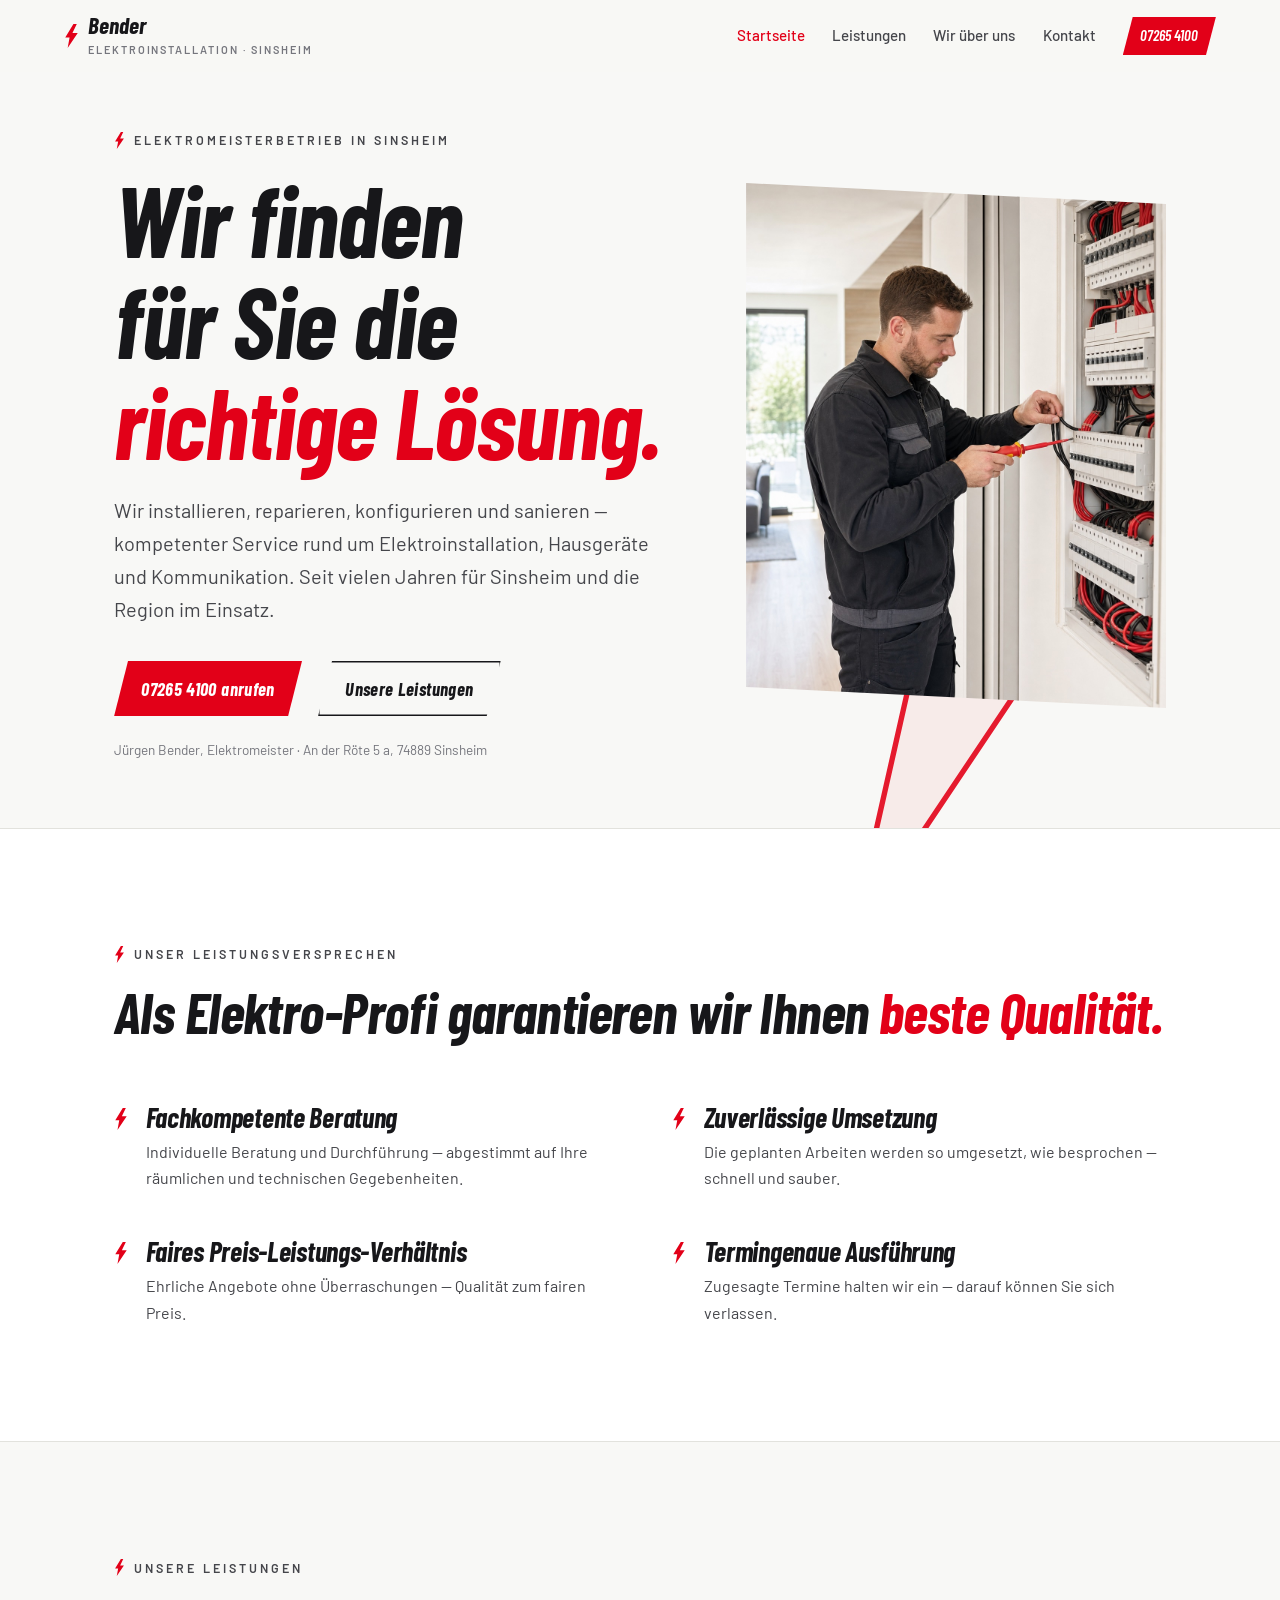
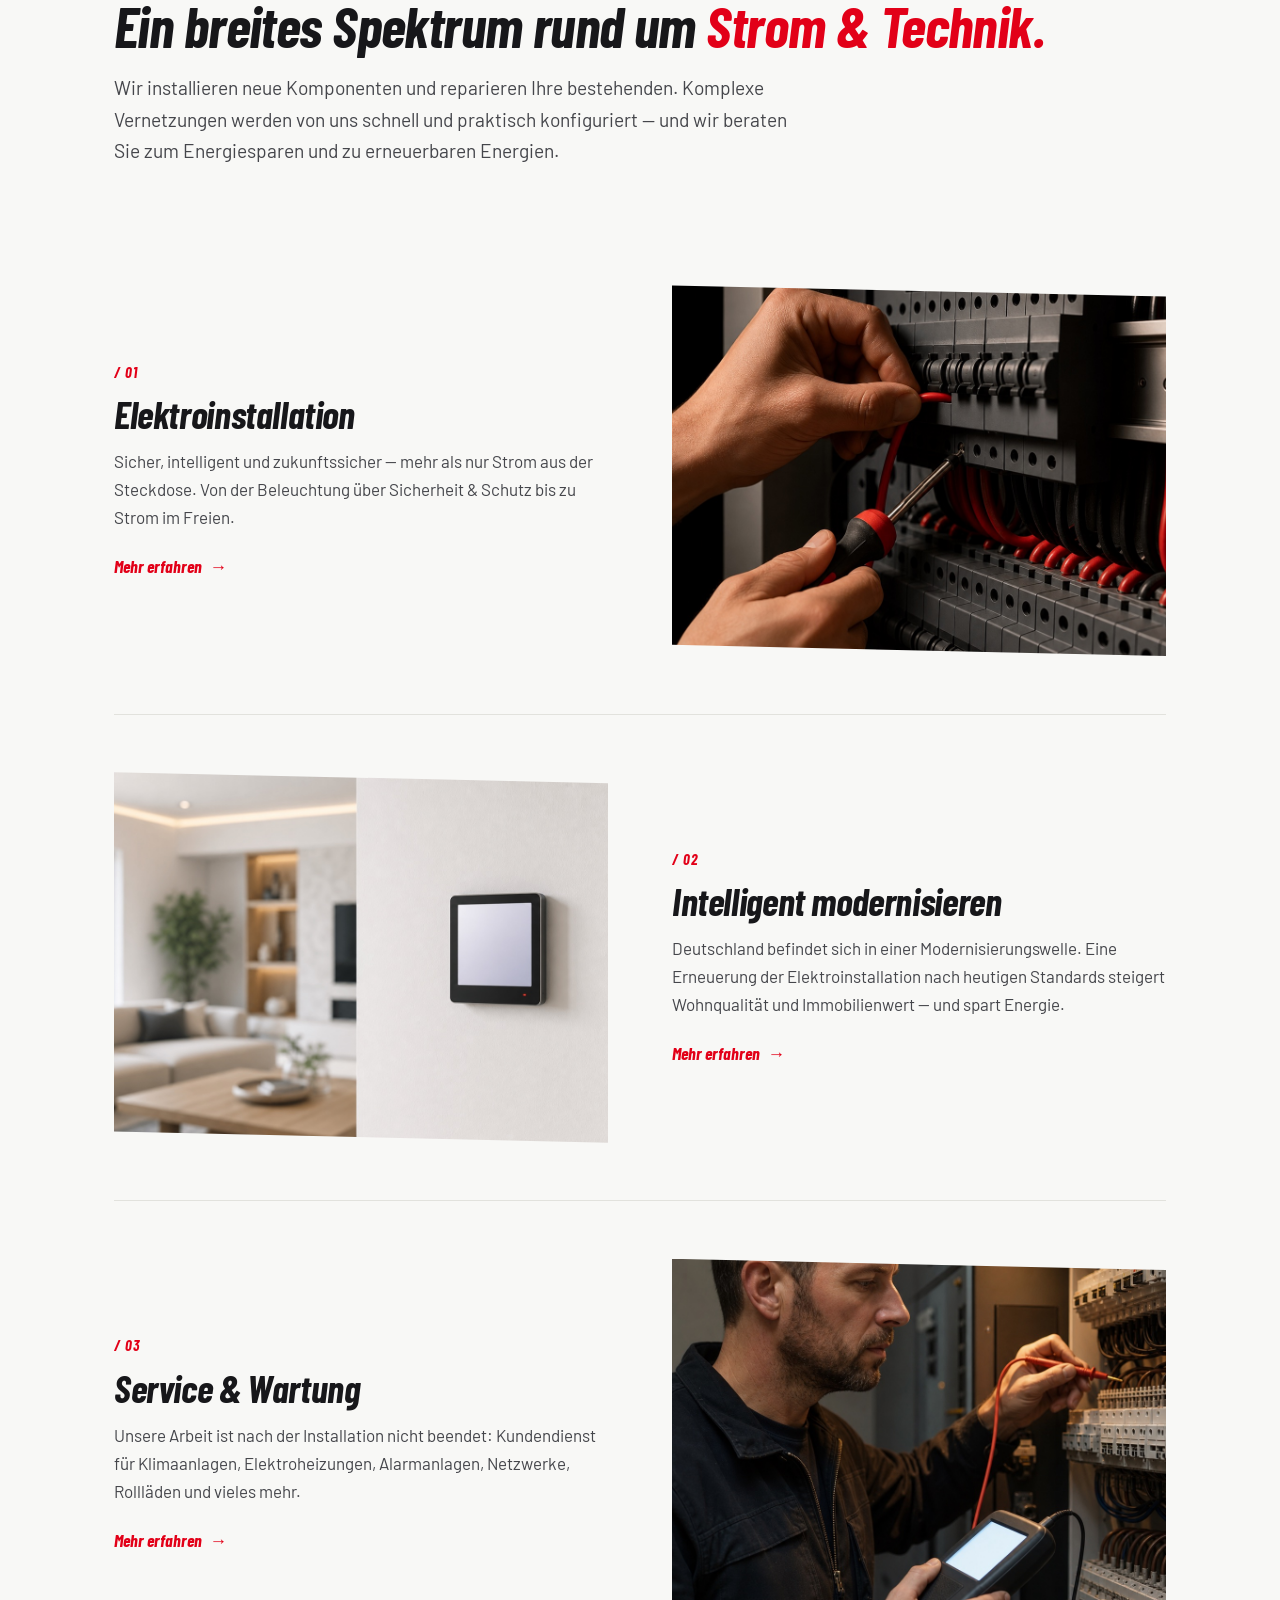
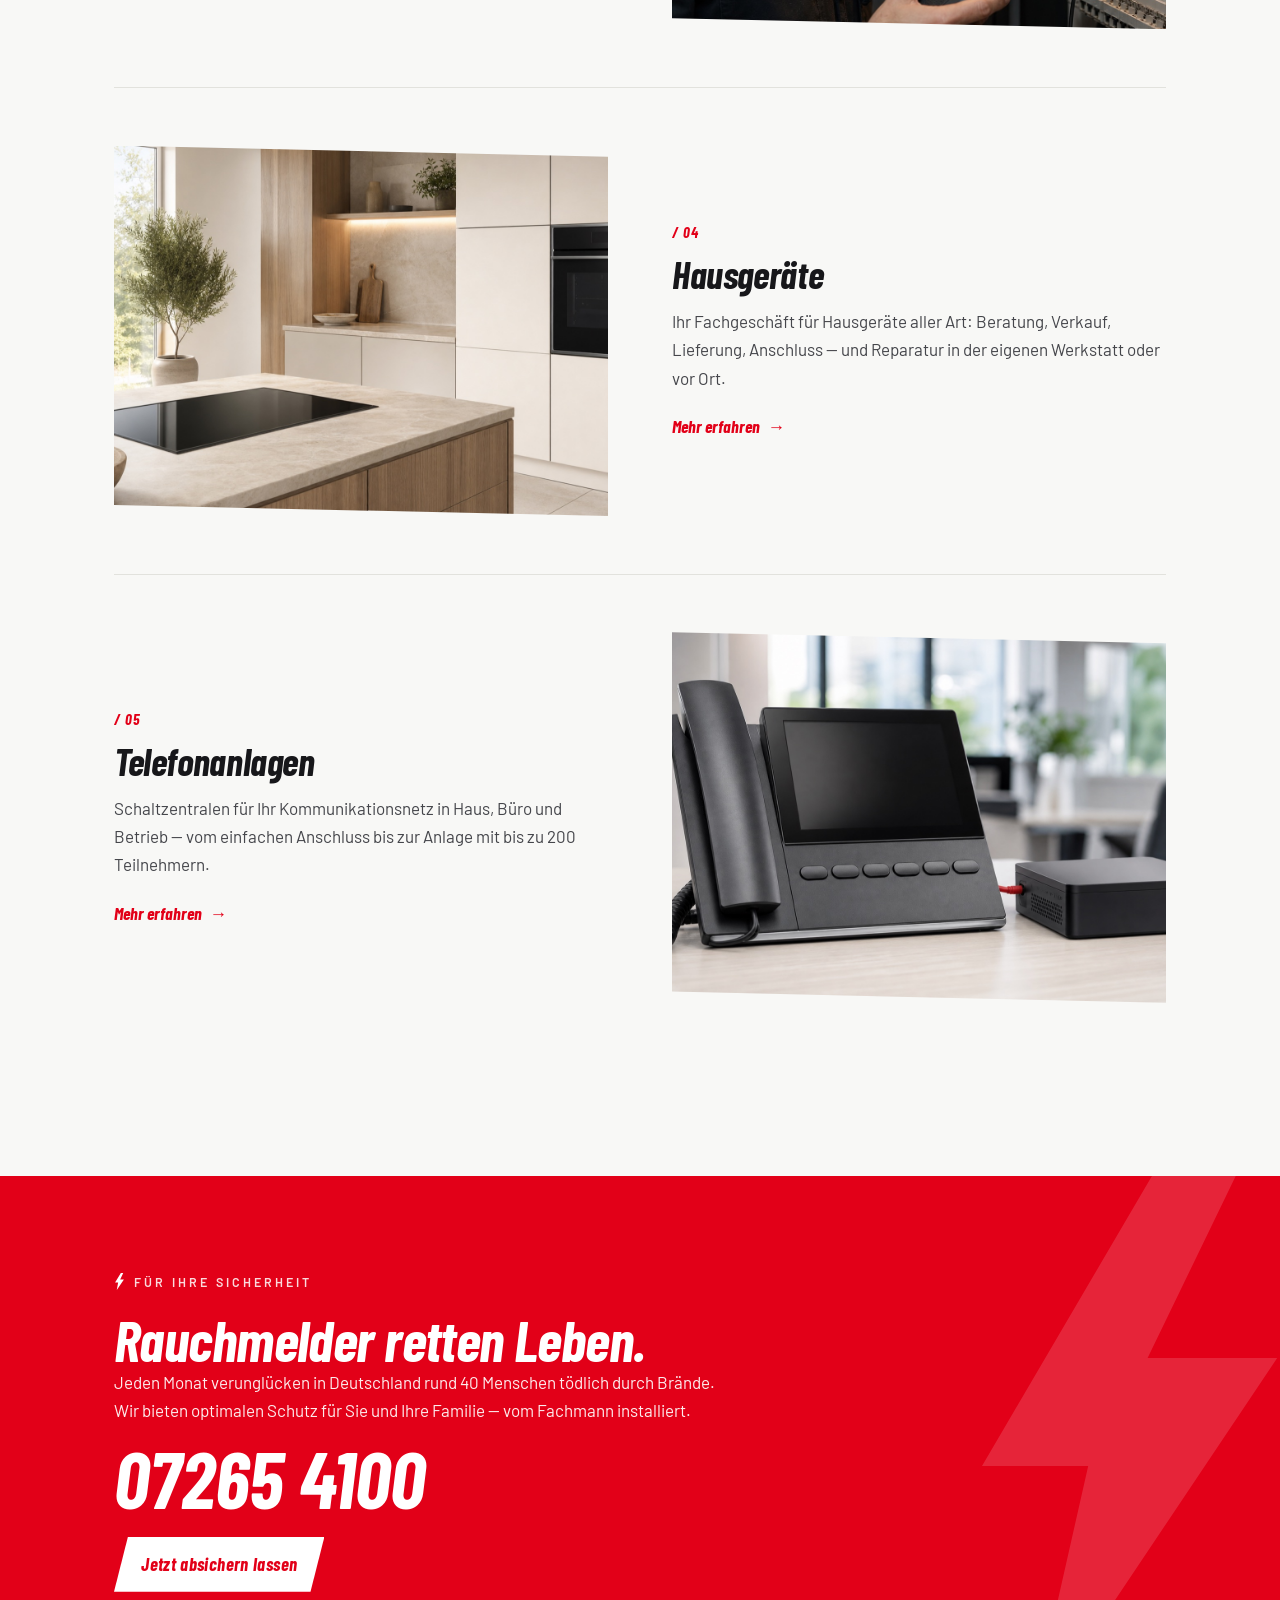
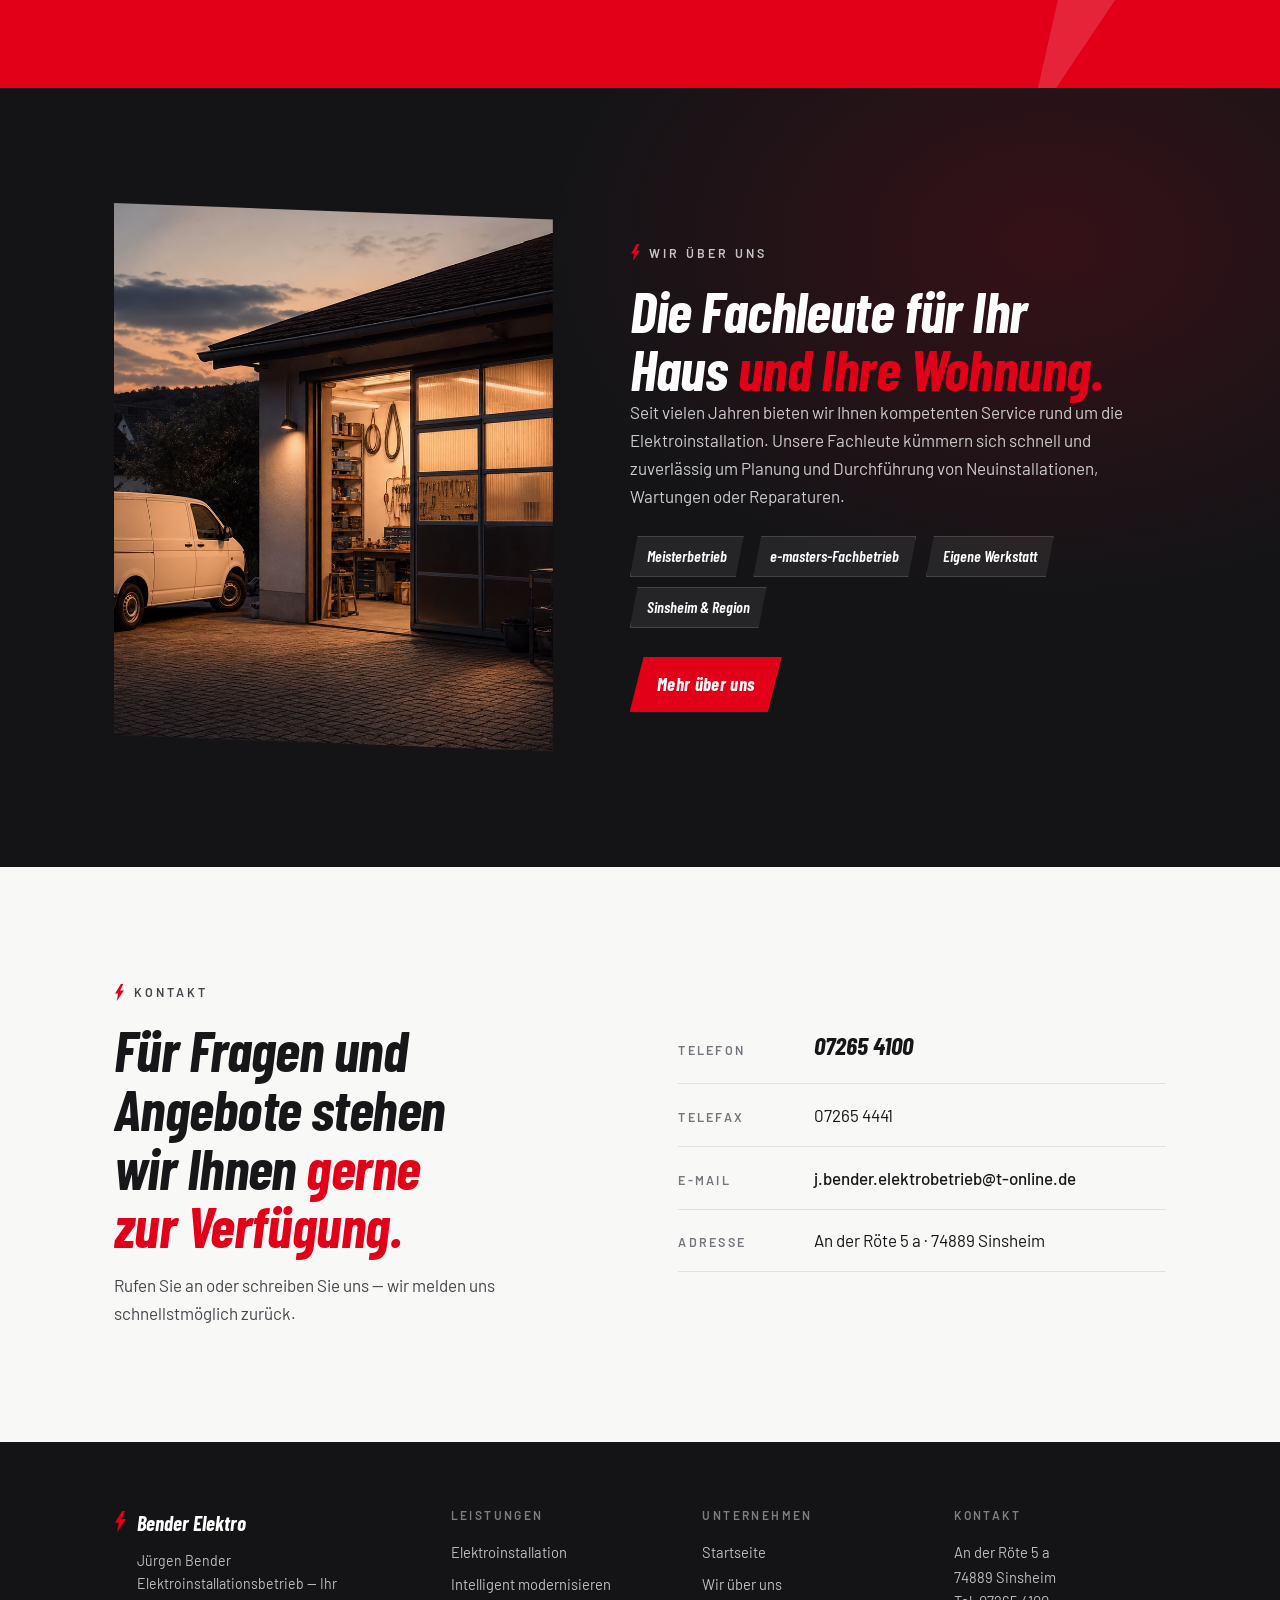
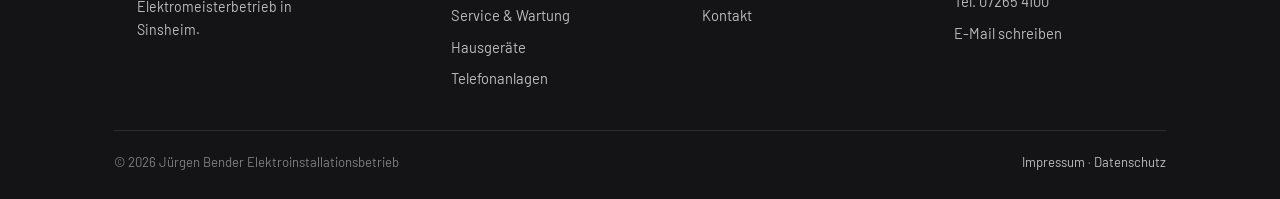
<file: index.html>
<!DOCTYPE html>
<html lang="de">
<head>
<meta charset="UTF-8">
<meta name="viewport" content="width=device-width, initial-scale=1.0">
<title>Bender Elektro — Elektromeisterbetrieb in Sinsheim</title>
<meta name="description" content="Jürgen Bender Elektroinstallationsbetrieb, Sinsheim: Elektroinstallation, Hausgeräte, Service & Wartung, Telefonanlagen. Wir finden für Sie die richtige Lösung.">
<meta name="robots" content="noindex, nofollow">
<meta name="theme-color" content="#f8f8f6">
<link rel="stylesheet" href="css/style.css">
</head>
<body id="top">

<header class="nav" id="nav">
  <a href="index.html" class="brand" aria-label="Bender Elektro — Startseite">
    <svg class="bolt" viewBox="0 0 60 100" aria-hidden="true"><path d="M38 0 4 56h18L14 100 56 38H34L52 0Z"/></svg>
    <span><span class="brand-name">Bender</span><span class="brand-sub">Elektroinstallation · Sinsheim</span></span>
  </a>
  <nav class="nav-links" id="navlinks">
    <a href="index.html" aria-current="page">Startseite</a>
    <a href="leistungen.html">Leistungen</a>
    <a href="wir-ueber-uns.html">Wir über uns</a>
    <a href="kontakt.html">Kontakt</a>
    <a href="tel:+4972654100" class="nav-tel">07265 4100</a>
  </nav>
  <button class="burger" id="burger" aria-label="Menü öffnen" aria-expanded="false"><span></span><span></span><span></span></button>
</header>

<main>

<!-- ===== Hero ===== -->
<section class="hero">
  <div class="wrap hero-grid">
    <div>
      <p class="kicker"><svg class="bolt" viewBox="0 0 60 100" aria-hidden="true"><path d="M38 0 4 56h18L14 100 56 38H34L52 0Z"/></svg>Elektromeisterbetrieb in Sinsheim</p>
      <h1>Wir finden für Sie die <em>richtige Lösung.</em></h1>
      <p class="hero-sub">Wir installieren, reparieren, konfigurieren und sanieren — kompetenter Service rund um Elektroinstallation, Hausgeräte und Kommunikation. Seit vielen Jahren für Sinsheim und die Region im Einsatz.</p>
      <div class="hero-cta">
        <a class="btn btn--rot" href="tel:+4972654100">07265 4100 anrufen</a>
        <a class="btn btn--ghost" href="leistungen.html">Unsere Leistungen</a>
      </div>
      <p class="hero-note">Jürgen Bender, Elektromeister · An der Röte 5 a, 74889 Sinsheim</p>
    </div>
    <div class="hero-media">
      <svg class="hero-bolt" viewBox="0 0 200 340" aria-hidden="true">
        <path d="M129 4 20 190h59L46 336 184 130h-72L173 4Z"/>
        <path class="fillpath" d="M129 4 20 190h59L46 336 184 130h-72L173 4Z"/>
      </svg>
      <figure class="frame" data-slot="hero">
        <img src="img/hero.jpg" alt="Elektromeister bei der Arbeit am Verteilerschrank">
        <figcaption class="ph"><svg viewBox="0 0 60 100" aria-hidden="true"><path d="M38 0 4 56h18L14 100 56 38H34L52 0Z"/></svg>Bild folgt<br>img/hero.jpg</figcaption>
      </figure>
    </div>
  </div>
</section>

<!-- ===== Leistungsversprechen ===== -->
<section class="sec versprechen">
  <div class="wrap">
    <div class="sec-head reveal">
      <p class="kicker"><svg class="bolt" viewBox="0 0 60 100" aria-hidden="true"><path d="M38 0 4 56h18L14 100 56 38H34L52 0Z"/></svg>Unser Leistungsversprechen</p>
      <h2>Als Elektro-Profi garantieren wir Ihnen <em>beste Qualität.</em></h2>
    </div>
    <div class="vgrid">
      <div class="vitem reveal">
        <svg class="bolt" viewBox="0 0 60 100" aria-hidden="true"><path d="M38 0 4 56h18L14 100 56 38H34L52 0Z"/></svg>
        <div><h3>Fachkompetente Beratung</h3><p>Individuelle Beratung und Durchführung — abgestimmt auf Ihre räumlichen und technischen Gegebenheiten.</p></div>
      </div>
      <div class="vitem reveal" data-delay="1">
        <svg class="bolt" viewBox="0 0 60 100" aria-hidden="true"><path d="M38 0 4 56h18L14 100 56 38H34L52 0Z"/></svg>
        <div><h3>Zuverlässige Umsetzung</h3><p>Die geplanten Arbeiten werden so umgesetzt, wie besprochen — schnell und sauber.</p></div>
      </div>
      <div class="vitem reveal">
        <svg class="bolt" viewBox="0 0 60 100" aria-hidden="true"><path d="M38 0 4 56h18L14 100 56 38H34L52 0Z"/></svg>
        <div><h3>Faires Preis-Leistungs-Verhältnis</h3><p>Ehrliche Angebote ohne Überraschungen — Qualität zum fairen Preis.</p></div>
      </div>
      <div class="vitem reveal" data-delay="1">
        <svg class="bolt" viewBox="0 0 60 100" aria-hidden="true"><path d="M38 0 4 56h18L14 100 56 38H34L52 0Z"/></svg>
        <div><h3>Termingenaue Ausführung</h3><p>Zugesagte Termine halten wir ein — darauf können Sie sich verlassen.</p></div>
      </div>
    </div>
  </div>
</section>

<!-- ===== Leistungen ===== -->
<section class="sec" id="leistungen">
  <div class="wrap">
    <div class="sec-head reveal">
      <p class="kicker"><svg class="bolt" viewBox="0 0 60 100" aria-hidden="true"><path d="M38 0 4 56h18L14 100 56 38H34L52 0Z"/></svg>Unsere Leistungen</p>
      <h2>Ein breites Spektrum rund um <em>Strom &amp; Technik.</em></h2>
      <p class="lead">Wir installieren neue Komponenten und reparieren Ihre bestehenden. Komplexe Vernetzungen werden von uns schnell und praktisch konfiguriert — und wir beraten Sie zum Energiesparen und zu erneuerbaren Energien.</p>
    </div>

    <div class="band reveal">
      <div>
        <span class="band-nr">/ 01</span>
        <h3>Elektroinstallation</h3>
        <p>Sicher, intelligent und zukunftssicher — mehr als nur Strom aus der Steckdose. Von der Beleuchtung über Sicherheit &amp; Schutz bis zu Strom im Freien.</p>
        <a class="mehr" href="elektroinstallation.html">Mehr erfahren</a>
      </div>
      <div class="band-media">
        <figure class="frame" data-slot="elektroinstallation">
          <img src="img/elektroinstallation.jpg" alt="Moderne Elektroinstallation — sauber verdrahteter Verteilerschrank" loading="lazy">
          <figcaption class="ph"><svg viewBox="0 0 60 100" aria-hidden="true"><path d="M38 0 4 56h18L14 100 56 38H34L52 0Z"/></svg>Bild folgt<br>img/elektroinstallation.jpg</figcaption>
        </figure>
      </div>
    </div>

    <div class="band reveal">
      <div>
        <span class="band-nr">/ 02</span>
        <h3>Intelligent modernisieren</h3>
        <p>Deutschland befindet sich in einer Modernisierungswelle. Eine Erneuerung der Elektroinstallation nach heutigen Standards steigert Wohnqualität und Immobilienwert — und spart Energie.</p>
        <a class="mehr" href="intelligent-modernisieren.html">Mehr erfahren</a>
      </div>
      <div class="band-media">
        <figure class="frame" data-slot="modernisieren">
          <img src="img/modernisieren.jpg" alt="Smart-Home-Steuerung an heller Wand" loading="lazy">
          <figcaption class="ph"><svg viewBox="0 0 60 100" aria-hidden="true"><path d="M38 0 4 56h18L14 100 56 38H34L52 0Z"/></svg>Bild folgt<br>img/modernisieren.jpg</figcaption>
        </figure>
      </div>
    </div>

    <div class="band reveal">
      <div>
        <span class="band-nr">/ 03</span>
        <h3>Service &amp; Wartung</h3>
        <p>Unsere Arbeit ist nach der Installation nicht beendet: Kundendienst für Klimaanlagen, Elektroheizungen, Alarmanlagen, Netzwerke, Rollläden und vieles mehr.</p>
        <a class="mehr" href="service-wartung.html">Mehr erfahren</a>
      </div>
      <div class="band-media">
        <figure class="frame" data-slot="service">
          <img src="img/service.jpg" alt="Elektriker beim Kundendienst" loading="lazy">
          <figcaption class="ph"><svg viewBox="0 0 60 100" aria-hidden="true"><path d="M38 0 4 56h18L14 100 56 38H34L52 0Z"/></svg>Bild folgt<br>img/service.jpg</figcaption>
        </figure>
      </div>
    </div>

    <div class="band reveal">
      <div>
        <span class="band-nr">/ 04</span>
        <h3>Hausgeräte</h3>
        <p>Ihr Fachgeschäft für Hausgeräte aller Art: Beratung, Verkauf, Lieferung, Anschluss — und Reparatur in der eigenen Werkstatt oder vor Ort.</p>
        <a class="mehr" href="hausgeraete.html">Mehr erfahren</a>
      </div>
      <div class="band-media">
        <figure class="frame" data-slot="hausgeraete">
          <img src="img/hausgeraete.jpg" alt="Moderne Einbauküche mit Hausgeräten" loading="lazy">
          <figcaption class="ph"><svg viewBox="0 0 60 100" aria-hidden="true"><path d="M38 0 4 56h18L14 100 56 38H34L52 0Z"/></svg>Bild folgt<br>img/hausgeraete.jpg</figcaption>
        </figure>
      </div>
    </div>

    <div class="band reveal">
      <div>
        <span class="band-nr">/ 05</span>
        <h3>Telefonanlagen</h3>
        <p>Schaltzentralen für Ihr Kommunikationsnetz in Haus, Büro und Betrieb — vom einfachen Anschluss bis zur Anlage mit bis zu 200 Teilnehmern.</p>
        <a class="mehr" href="telefonanlagen.html">Mehr erfahren</a>
      </div>
      <div class="band-media">
        <figure class="frame" data-slot="telefonanlagen">
          <img src="img/telefonanlagen.jpg" alt="Moderne Telefonanlage im Büro" loading="lazy">
          <figcaption class="ph"><svg viewBox="0 0 60 100" aria-hidden="true"><path d="M38 0 4 56h18L14 100 56 38H34L52 0Z"/></svg>Bild folgt<br>img/telefonanlagen.jpg</figcaption>
        </figure>
      </div>
    </div>
  </div>
</section>

<!-- ===== Sicherheits-Band ===== -->
<section class="rotband">
  <svg class="rotband-bolt" viewBox="0 0 200 340" aria-hidden="true"><path d="M129 4 20 190h59L46 336 184 130h-72L173 4Z"/></svg>
  <div class="wrap">
    <p class="kicker on-rot"><svg class="bolt weiss" viewBox="0 0 60 100" aria-hidden="true"><path d="M38 0 4 56h18L14 100 56 38H34L52 0Z"/></svg>Für Ihre Sicherheit</p>
    <h2 class="reveal">Rauchmelder retten Leben.</h2>
    <p class="reveal">Jeden Monat verunglücken in Deutschland rund 40 Menschen tödlich durch Brände. Wir bieten optimalen Schutz für Sie und Ihre Familie — vom Fachmann installiert.</p>
    <a class="big-tel" href="tel:+4972654100">07265 4100</a>
    <div class="reveal"><a class="btn btn--weiss" href="kontakt.html">Jetzt absichern lassen</a></div>
  </div>
</section>

<!-- ===== Betrieb ===== -->
<section class="sec darksec">
  <div class="wrap about-grid">
    <figure class="frame reveal" data-slot="betrieb">
      <img src="img/betrieb.jpg" alt="Der Betrieb von Jürgen Bender in Sinsheim" loading="lazy">
      <figcaption class="ph"><svg viewBox="0 0 60 100" aria-hidden="true"><path d="M38 0 4 56h18L14 100 56 38H34L52 0Z"/></svg>Bild folgt<br>img/betrieb.jpg</figcaption>
    </figure>
    <div class="reveal" data-delay="1">
      <p class="kicker on-dark"><svg class="bolt" viewBox="0 0 60 100" aria-hidden="true"><path d="M38 0 4 56h18L14 100 56 38H34L52 0Z"/></svg>Wir über uns</p>
      <h2>Die Fachleute für Ihr Haus <em>und Ihre Wohnung.</em></h2>
      <p>Seit vielen Jahren bieten wir Ihnen kompetenten Service rund um die Elektroinstallation. Unsere Fachleute kümmern sich schnell und zuverlässig um Planung und Durchführung von Neuinstallationen, Wartungen oder Reparaturen.</p>
      <div class="about-facts">
        <span class="fact">Meisterbetrieb</span>
        <span class="fact">e-masters-Fachbetrieb</span>
        <span class="fact">Eigene Werkstatt</span>
        <span class="fact">Sinsheim &amp; Region</span>
      </div>
      <p style="margin-top:1.8rem"><a class="btn btn--rot" href="wir-ueber-uns.html">Mehr über uns</a></p>
    </div>
  </div>
</section>

<!-- ===== Kontakt ===== -->
<section class="sec" id="kontakt">
  <div class="wrap kontakt-grid">
    <div class="reveal">
      <p class="kicker"><svg class="bolt" viewBox="0 0 60 100" aria-hidden="true"><path d="M38 0 4 56h18L14 100 56 38H34L52 0Z"/></svg>Kontakt</p>
      <h2>Für Fragen und Angebote stehen wir Ihnen <em>gerne zur Verfügung.</em></h2>
      <p style="margin-top:1rem;color:var(--ink-soft)">Rufen Sie an oder schreiben Sie uns — wir melden uns schnellstmöglich zurück.</p>
    </div>
    <div class="reveal" data-delay="1">
      <ul class="k-liste">
        <li><span class="lbl">Telefon</span><a class="gross" href="tel:+4972654100">07265 4100</a></li>
        <li><span class="lbl">Telefax</span><span>07265 4441</span></li>
        <li><span class="lbl">E-Mail</span><a href="mailto:j.bender.elektrobetrieb@t-online.de">j.bender.elektrobetrieb@t-online.de</a></li>
        <li><span class="lbl">Adresse</span><span>An der Röte 5 a · 74889 Sinsheim</span></li>
      </ul>
    </div>
  </div>
</section>

</main>

<footer class="footer">
  <div class="wrap">
    <div class="footer-grid">
      <div class="footer-brand">
        <svg class="bolt" viewBox="0 0 60 100" aria-hidden="true"><path d="M38 0 4 56h18L14 100 56 38H34L52 0Z"/></svg>
        <div><b>Bender Elektro</b><p>Jürgen Bender Elektroinstallationsbetrieb — Ihr Elektromeisterbetrieb in Sinsheim.</p></div>
      </div>
      <div>
        <h4>Leistungen</h4>
        <nav>
          <a href="elektroinstallation.html">Elektroinstallation</a>
          <a href="intelligent-modernisieren.html">Intelligent modernisieren</a>
          <a href="service-wartung.html">Service &amp; Wartung</a>
          <a href="hausgeraete.html">Hausgeräte</a>
          <a href="telefonanlagen.html">Telefonanlagen</a>
        </nav>
      </div>
      <div>
        <h4>Unternehmen</h4>
        <nav>
          <a href="index.html">Startseite</a>
          <a href="wir-ueber-uns.html">Wir über uns</a>
          <a href="kontakt.html">Kontakt</a>
        </nav>
      </div>
      <div>
        <h4>Kontakt</h4>
        <address>
          An der Röte 5 a<br>74889 Sinsheim<br>
          <a href="tel:+4972654100">Tel. 07265 4100</a>
          <a href="mailto:j.bender.elektrobetrieb@t-online.de">E-Mail schreiben</a>
        </address>
      </div>
    </div>
    <div class="footer-bar">
      <span>© <span id="year"></span> Jürgen Bender Elektroinstallationsbetrieb</span>
      <span><a href="impressum.html">Impressum</a> · <a href="datenschutz.html">Datenschutz</a></span>
    </div>
  </div>
</footer>

<script src="js/main.js"></script>
</body>
</html>
</file>
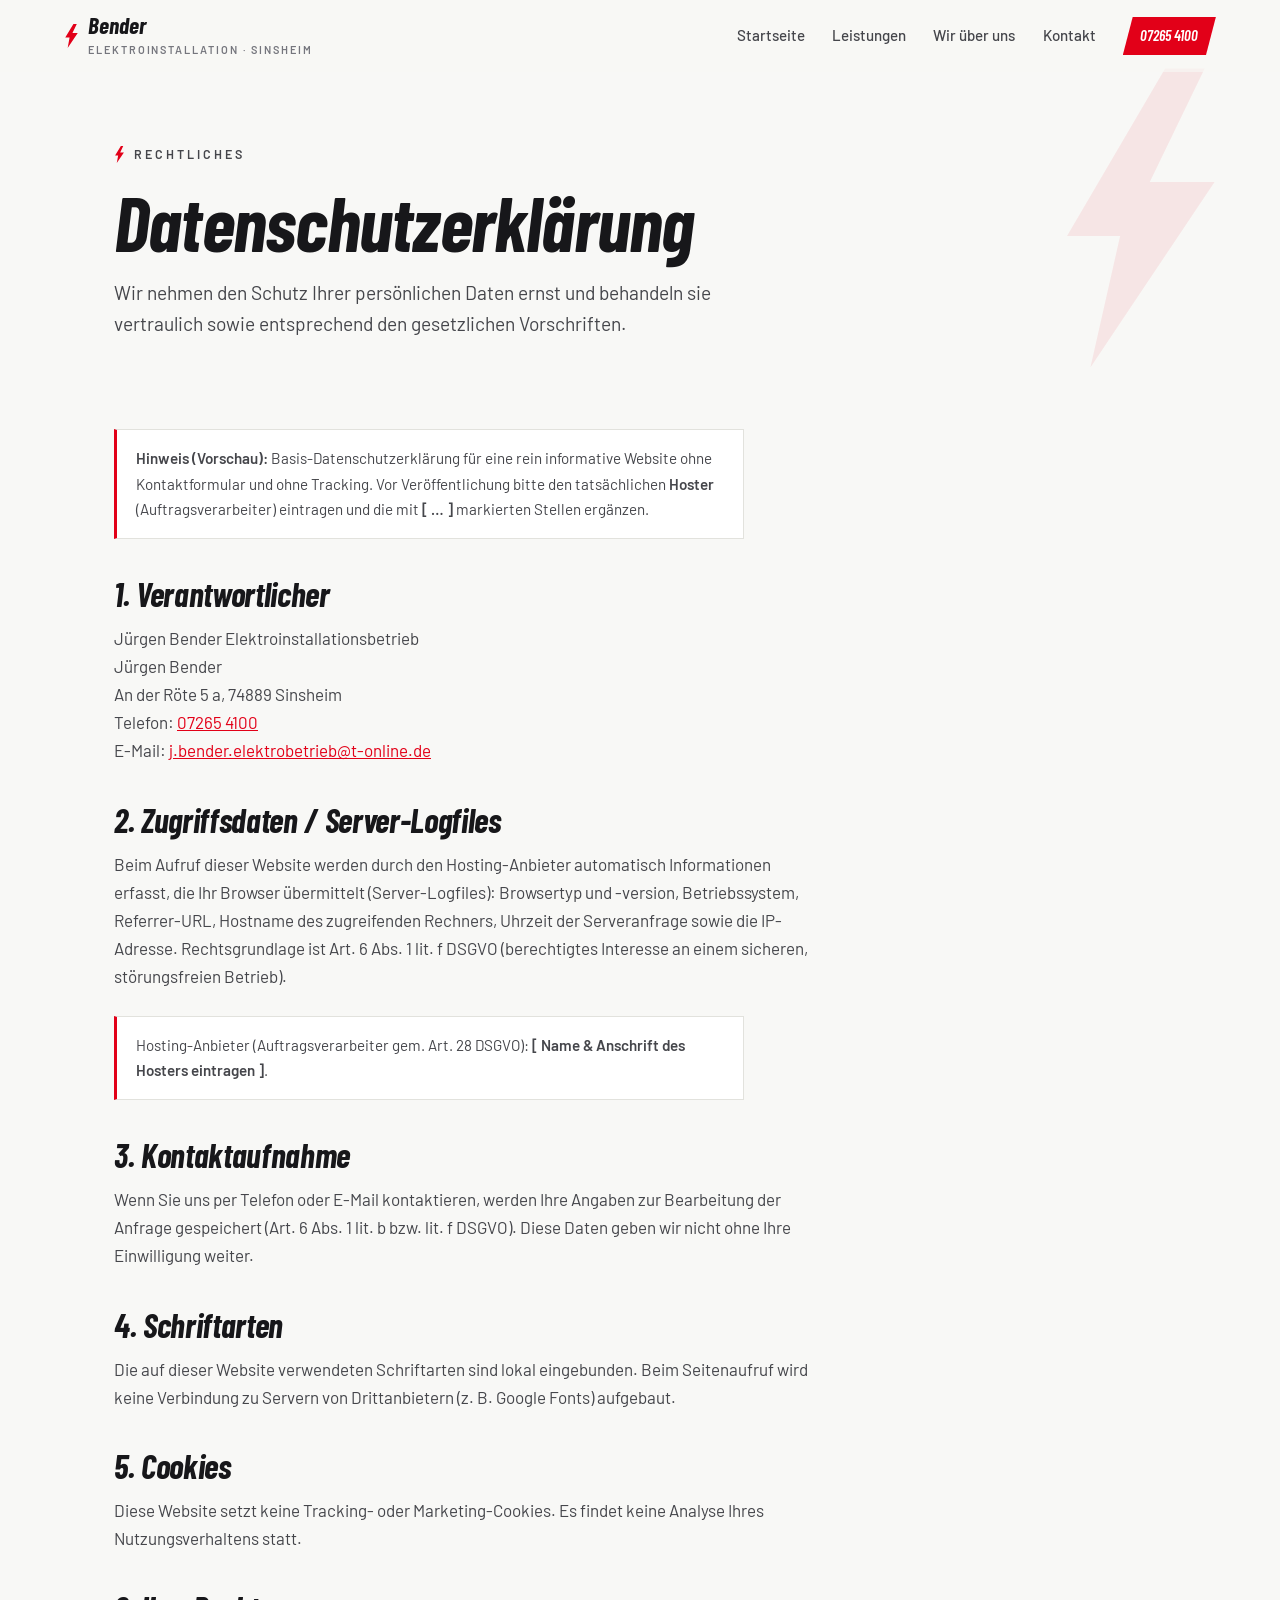
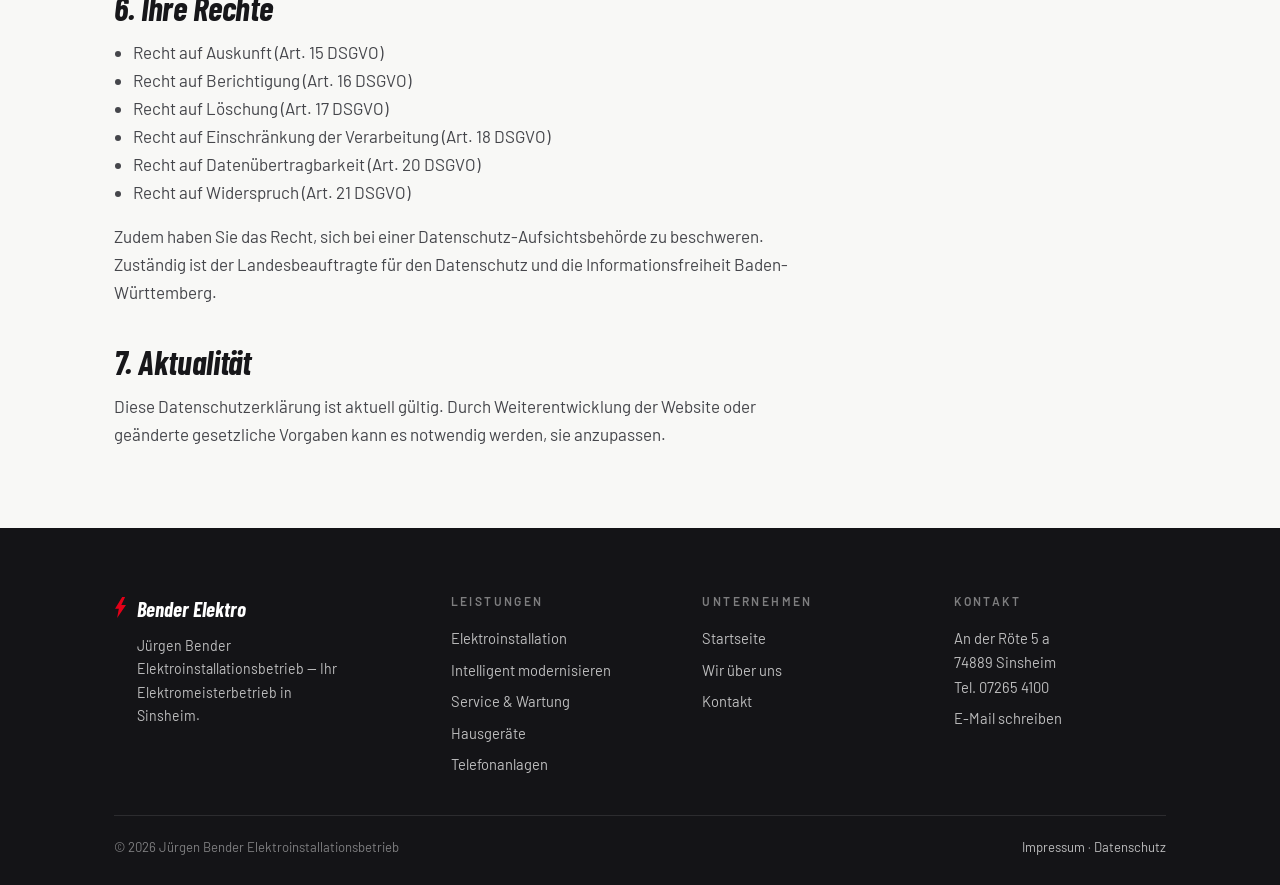
<file: datenschutz.html>
<!DOCTYPE html>
<html lang="de">
<head>
<meta charset="UTF-8">
<meta name="viewport" content="width=device-width, initial-scale=1.0">
<title>Datenschutz — Bender Elektro Sinsheim</title>
<meta name="description" content="Datenschutzerklärung der Website von Jürgen Bender Elektroinstallationsbetrieb, Sinsheim.">
<meta name="robots" content="noindex, nofollow">
<meta name="theme-color" content="#f8f8f6">
<link rel="stylesheet" href="css/style.css">
</head>
<body><header class="nav" id="nav">
  <a href="index.html" class="brand" aria-label="Bender Elektro — Startseite">
    <svg class="bolt" viewBox="0 0 60 100" aria-hidden="true"><path d="M38 0 4 56h18L14 100 56 38H34L52 0Z"/></svg>
    <span><span class="brand-name">Bender</span><span class="brand-sub">Elektroinstallation · Sinsheim</span></span>
  </a>
  <nav class="nav-links" id="navlinks">
    <a href="index.html">Startseite</a>
    <a href="leistungen.html">Leistungen</a>
    <a href="wir-ueber-uns.html">Wir über uns</a>
    <a href="kontakt.html">Kontakt</a>
    <a href="tel:+4972654100" class="nav-tel">07265 4100</a>
  </nav>
  <button class="burger" id="burger" aria-label="Menü öffnen" aria-expanded="false"><span></span><span></span><span></span></button>
</header>
<main>
<section class="subhero">
  <svg class="subhero-bolt" viewBox="0 0 200 340" aria-hidden="true"><path d="M129 4 20 190h59L46 336 184 130h-72L173 4Z"/></svg>
  <div class="wrap">
    <p class="kicker"><svg class="bolt" viewBox="0 0 60 100" aria-hidden="true"><path d="M38 0 4 56h18L14 100 56 38H34L52 0Z"/></svg>Rechtliches</p>
    <h1>Datenschutz­erklärung</h1>
    <p class="lead">Wir nehmen den Schutz Ihrer persönlichen Daten ernst und behandeln sie vertraulich sowie entsprechend den gesetzlichen Vorschriften.</p>
    
  </div>
</section>
<div class="wrap legal">
  <div class="hintbox">
    <b>Hinweis (Vorschau):</b> Basis-Datenschutzerklärung für eine rein informative Website ohne Kontaktformular
    und ohne Tracking. Vor Veröffentlichung bitte den tatsächlichen <b>Hoster</b> (Auftragsverarbeiter) eintragen
    und die mit <b>[ … ]</b> markierten Stellen ergänzen.
  </div>

  <h2>1. Verantwortlicher</h2>
  <address>
    Jürgen Bender Elektroinstallationsbetrieb<br>
    Jürgen Bender<br>
    An der Röte 5 a, 74889 Sinsheim<br>
    Telefon: <a href="tel:+4972654100">07265 4100</a><br>
    E-Mail: <a href="mailto:j.bender.elektrobetrieb@t-online.de">j.bender.elektrobetrieb@t-online.de</a>
  </address>

  <h2>2. Zugriffsdaten / Server-Logfiles</h2>
  <p>
    Beim Aufruf dieser Website werden durch den Hosting-Anbieter automatisch Informationen erfasst, die Ihr
    Browser übermittelt (Server-Logfiles): Browsertyp und -version, Betriebssystem, Referrer-URL, Hostname des
    zugreifenden Rechners, Uhrzeit der Serveranfrage sowie die IP-Adresse. Rechtsgrundlage ist Art. 6 Abs. 1
    lit. f DSGVO (berechtigtes Interesse an einem sicheren, störungsfreien Betrieb).
  </p>
  <div class="hintbox">Hosting-Anbieter (Auftragsverarbeiter gem. Art. 28 DSGVO): <b>[ Name &amp; Anschrift des Hosters eintragen ]</b>.</div>

  <h2>3. Kontaktaufnahme</h2>
  <p>
    Wenn Sie uns per Telefon oder E-Mail kontaktieren, werden Ihre Angaben zur Bearbeitung der Anfrage
    gespeichert (Art. 6 Abs. 1 lit. b bzw. lit. f DSGVO). Diese Daten geben wir nicht ohne Ihre Einwilligung weiter.
  </p>

  <h2>4. Schriftarten</h2>
  <p>
    Die auf dieser Website verwendeten Schriftarten sind lokal eingebunden. Beim Seitenaufruf wird keine
    Verbindung zu Servern von Drittanbietern (z.&nbsp;B. Google Fonts) aufgebaut.
  </p>

  <h2>5. Cookies</h2>
  <p>Diese Website setzt keine Tracking- oder Marketing-Cookies. Es findet keine Analyse Ihres Nutzungsverhaltens statt.</p>

  <h2>6. Ihre Rechte</h2>
  <ul>
    <li>Recht auf Auskunft (Art. 15 DSGVO)</li>
    <li>Recht auf Berichtigung (Art. 16 DSGVO)</li>
    <li>Recht auf Löschung (Art. 17 DSGVO)</li>
    <li>Recht auf Einschränkung der Verarbeitung (Art. 18 DSGVO)</li>
    <li>Recht auf Datenübertragbarkeit (Art. 20 DSGVO)</li>
    <li>Recht auf Widerspruch (Art. 21 DSGVO)</li>
  </ul>
  <p>
    Zudem haben Sie das Recht, sich bei einer Datenschutz-Aufsichtsbehörde zu beschweren. Zuständig ist der
    Landesbeauftragte für den Datenschutz und die Informationsfreiheit Baden-Württemberg.
  </p>

  <h2>7. Aktualität</h2>
  <p>
    Diese Datenschutzerklärung ist aktuell gültig. Durch Weiterentwicklung der Website oder geänderte gesetzliche
    Vorgaben kann es notwendig werden, sie anzupassen.
  </p>
</div>

</main>
<footer class="footer">
  <div class="wrap">
    <div class="footer-grid">
      <div class="footer-brand">
        <svg class="bolt" viewBox="0 0 60 100" aria-hidden="true"><path d="M38 0 4 56h18L14 100 56 38H34L52 0Z"/></svg>
        <div><b>Bender Elektro</b><p>Jürgen Bender Elektroinstallationsbetrieb — Ihr Elektromeisterbetrieb in Sinsheim.</p></div>
      </div>
      <div>
        <h4>Leistungen</h4>
        <nav>
          <a href="elektroinstallation.html">Elektroinstallation</a>
          <a href="intelligent-modernisieren.html">Intelligent modernisieren</a>
          <a href="service-wartung.html">Service &amp; Wartung</a>
          <a href="hausgeraete.html">Hausgeräte</a>
          <a href="telefonanlagen.html">Telefonanlagen</a>
        </nav>
      </div>
      <div>
        <h4>Unternehmen</h4>
        <nav>
          <a href="index.html">Startseite</a>
          <a href="wir-ueber-uns.html">Wir über uns</a>
          <a href="kontakt.html">Kontakt</a>
        </nav>
      </div>
      <div>
        <h4>Kontakt</h4>
        <address>
          An der Röte 5 a<br>74889 Sinsheim<br>
          <a href="tel:+4972654100">Tel. 07265 4100</a>
          <a href="mailto:j.bender.elektrobetrieb@t-online.de">E-Mail schreiben</a>
        </address>
      </div>
    </div>
    <div class="footer-bar">
      <span>© <span id="year"></span> Jürgen Bender Elektroinstallationsbetrieb</span>
      <span><a href="impressum.html">Impressum</a> · <a href="datenschutz.html">Datenschutz</a></span>
    </div>
  </div>
</footer>

<script src="js/main.js"></script>
</body>
</html>
</file>
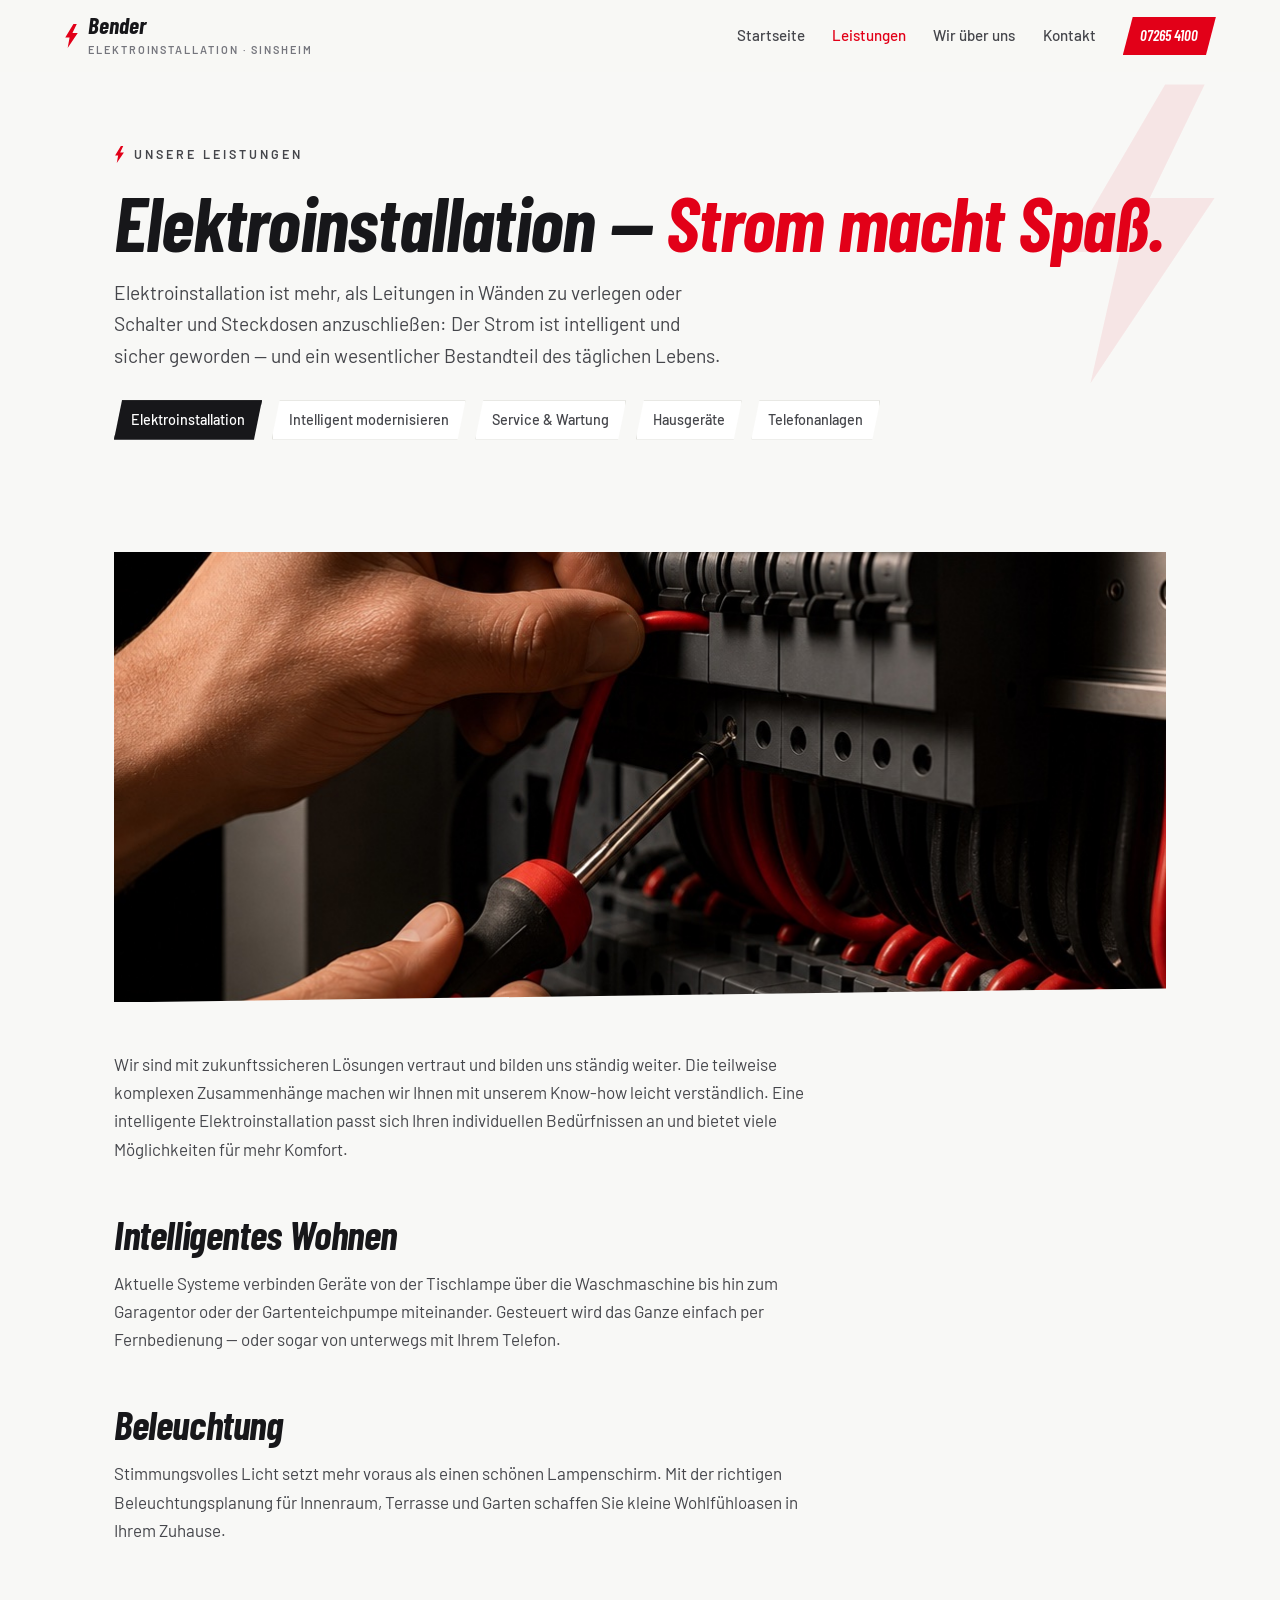
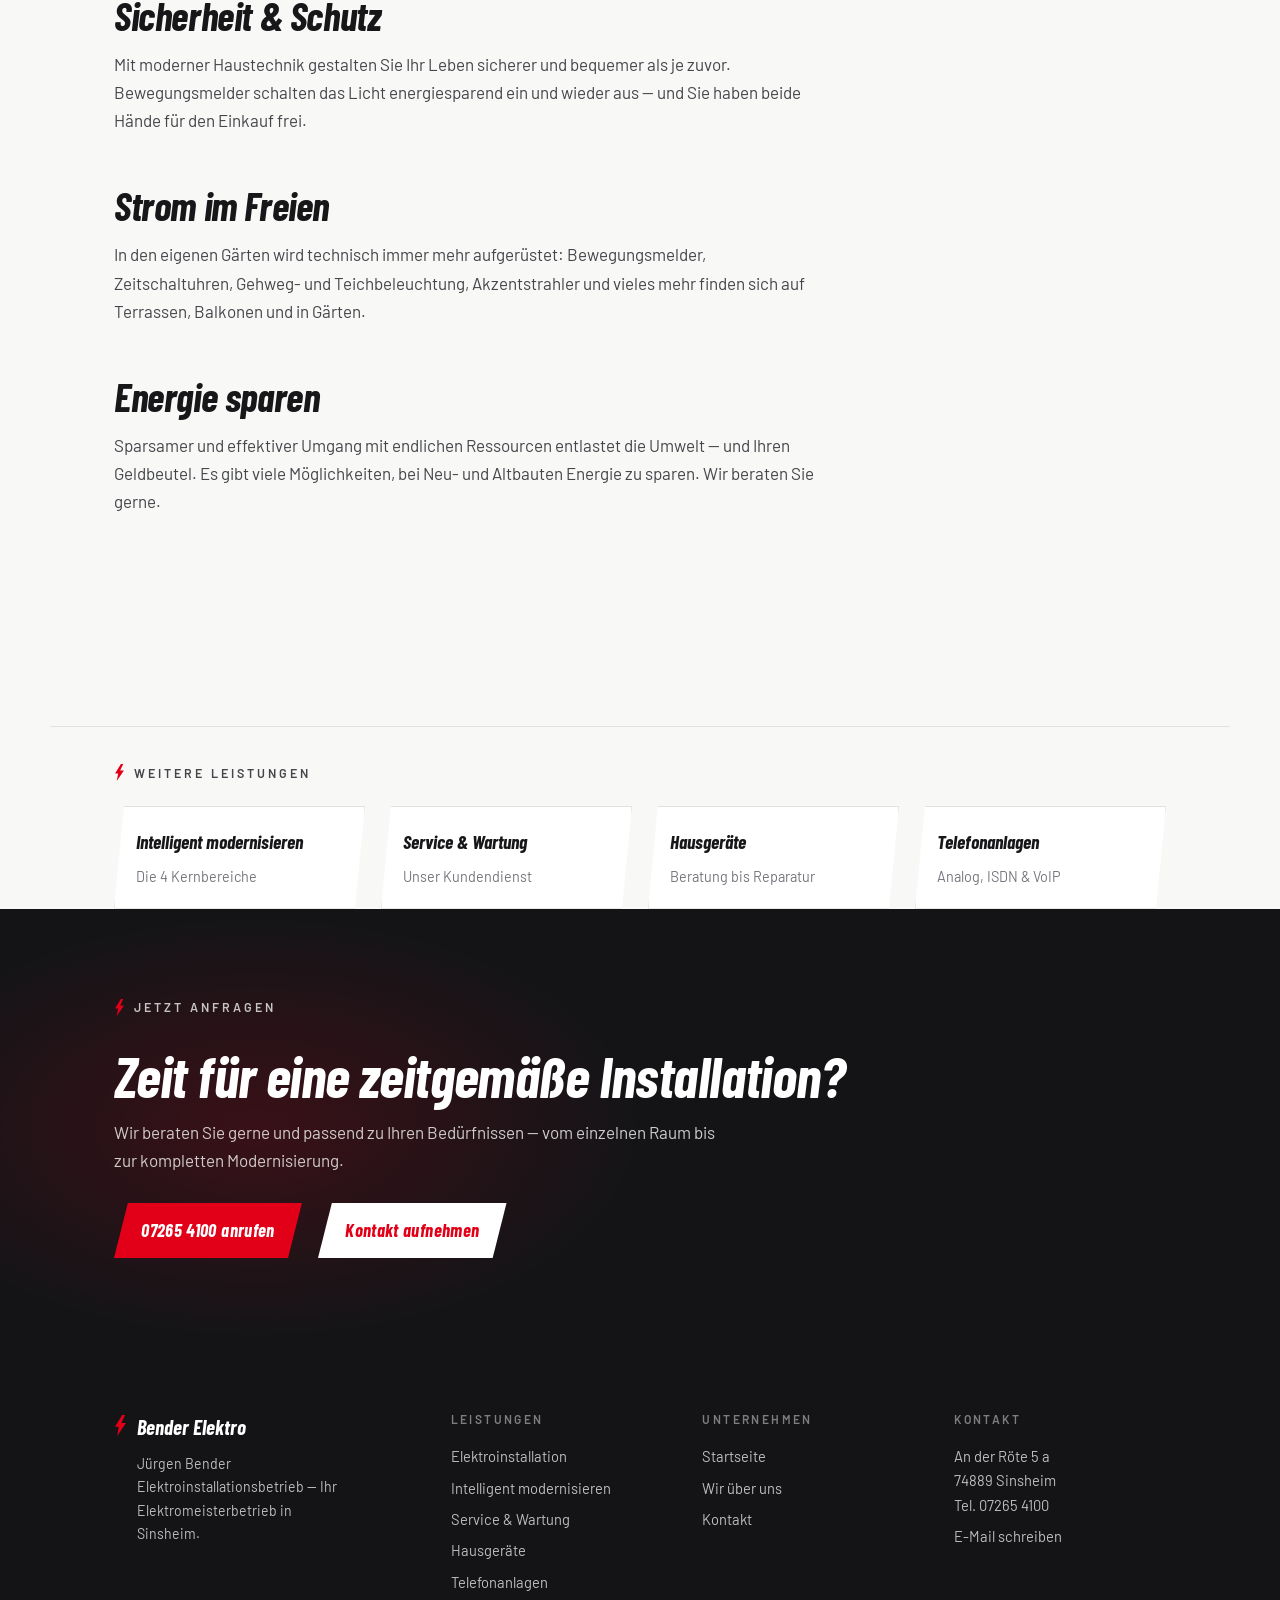
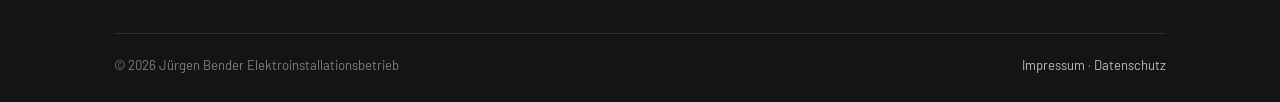
<file: elektroinstallation.html>
<!DOCTYPE html>
<html lang="de">
<head>
<meta charset="UTF-8">
<meta name="viewport" content="width=device-width, initial-scale=1.0">
<title>Elektroinstallation — Bender Elektro Sinsheim</title>
<meta name="description" content="Moderne Elektroinstallation in Sinsheim: intelligentes Wohnen, Beleuchtung, Sicherheit & Schutz, Strom im Freien und Energiesparen.">
<meta name="robots" content="noindex, nofollow">
<meta name="theme-color" content="#f8f8f6">
<link rel="stylesheet" href="css/style.css">
</head>
<body><header class="nav" id="nav">
  <a href="index.html" class="brand" aria-label="Bender Elektro — Startseite">
    <svg class="bolt" viewBox="0 0 60 100" aria-hidden="true"><path d="M38 0 4 56h18L14 100 56 38H34L52 0Z"/></svg>
    <span><span class="brand-name">Bender</span><span class="brand-sub">Elektroinstallation · Sinsheim</span></span>
  </a>
  <nav class="nav-links" id="navlinks">
    <a href="index.html">Startseite</a>
    <a href="leistungen.html" aria-current="page">Leistungen</a>
    <a href="wir-ueber-uns.html">Wir über uns</a>
    <a href="kontakt.html">Kontakt</a>
    <a href="tel:+4972654100" class="nav-tel">07265 4100</a>
  </nav>
  <button class="burger" id="burger" aria-label="Menü öffnen" aria-expanded="false"><span></span><span></span><span></span></button>
</header>
<main>
<section class="subhero">
  <svg class="subhero-bolt" viewBox="0 0 200 340" aria-hidden="true"><path d="M129 4 20 190h59L46 336 184 130h-72L173 4Z"/></svg>
  <div class="wrap">
    <p class="kicker"><svg class="bolt" viewBox="0 0 60 100" aria-hidden="true"><path d="M38 0 4 56h18L14 100 56 38H34L52 0Z"/></svg>Unsere Leistungen</p>
    <h1>Elektroinstallation — <em>Strom macht Spaß.</em></h1>
    <p class="lead">Elektroinstallation ist mehr, als Leitungen in Wänden zu verlegen oder Schalter und Steckdosen anzuschließen: Der Strom ist intelligent und sicher geworden — und ein wesentlicher Bestandteil des täglichen Lebens.</p>
    <nav class="subnav" aria-label="Leistungsbereiche">
    <a href="elektroinstallation.html" aria-current="page">Elektroinstallation</a>
    <a href="intelligent-modernisieren.html">Intelligent modernisieren</a>
    <a href="service-wartung.html">Service &amp; Wartung</a>
    <a href="hausgeraete.html">Hausgeräte</a>
    <a href="telefonanlagen.html">Telefonanlagen</a>
  </nav>
  </div>
</section><div class="wrap content-media reveal">
  <figure class="frame" data-slot="elektroinstallation">
    <img src="img/elektroinstallation.jpg" alt="Sauber verdrahteter, moderner Verteilerschrank" loading="lazy">
    <figcaption class="ph"><svg viewBox="0 0 60 100" aria-hidden="true"><path d="M38 0 4 56h18L14 100 56 38H34L52 0Z"/></svg>Bild folgt<br>img/elektroinstallation.jpg</figcaption>
  </figure>
</div>
<section class="sec" style="padding-top:0">
  <div class="wrap prose">
    <p class="reveal">Wir sind mit zukunftssicheren Lösungen vertraut und bilden uns ständig weiter. Die teilweise komplexen Zusammenhänge machen wir Ihnen mit unserem Know-how leicht verständlich. Eine intelligente Elektroinstallation passt sich Ihren individuellen Bedürfnissen an und bietet viele Möglichkeiten für mehr Komfort.</p>

    <h2 class="reveal">Intelligentes Wohnen</h2>
    <p class="reveal">Aktuelle Systeme verbinden Geräte von der Tischlampe über die Waschmaschine bis hin zum Garagentor oder der Gartenteichpumpe miteinander. Gesteuert wird das Ganze einfach per Fernbedienung — oder sogar von unterwegs mit Ihrem Telefon.</p>

    <h2 class="reveal">Beleuchtung</h2>
    <p class="reveal">Stimmungsvolles Licht setzt mehr voraus als einen schönen Lampenschirm. Mit der richtigen Beleuchtungsplanung für Innenraum, Terrasse und Garten schaffen Sie kleine Wohlfühloasen in Ihrem Zuhause.</p>

    <h2 class="reveal">Sicherheit &amp; Schutz</h2>
    <p class="reveal">Mit moderner Haustechnik gestalten Sie Ihr Leben sicherer und bequemer als je zuvor. Bewegungsmelder schalten das Licht energiesparend ein und wieder aus — und Sie haben beide Hände für den Einkauf frei.</p>

    <h2 class="reveal">Strom im Freien</h2>
    <p class="reveal">In den eigenen Gärten wird technisch immer mehr aufgerüstet: Bewegungsmelder, Zeitschaltuhren, Gehweg- und Teichbeleuchtung, Akzentstrahler und vieles mehr finden sich auf Terrassen, Balkonen und in Gärten.</p>

    <h2 class="reveal">Energie sparen</h2>
    <p class="reveal">Sparsamer und effektiver Umgang mit endlichen Ressourcen entlastet die Umwelt — und Ihren Geldbeutel. Es gibt viele Möglichkeiten, bei Neu- und Altbauten Energie zu sparen. Wir beraten Sie gerne.</p>
  </div>
</section>
<div class="wrap querverweis">
  <p class="kicker"><svg class="bolt" viewBox="0 0 60 100" aria-hidden="true"><path d="M38 0 4 56h18L14 100 56 38H34L52 0Z"/></svg>Weitere Leistungen</p>
  <div class="querverweis-grid">
      <a class="qcard" href="intelligent-modernisieren.html"><b>Intelligent modernisieren</b><span>Die 4 Kernbereiche</span></a>
      <a class="qcard" href="service-wartung.html"><b>Service &amp; Wartung</b><span>Unser Kundendienst</span></a>
      <a class="qcard" href="hausgeraete.html"><b>Hausgeräte</b><span>Beratung bis Reparatur</span></a>
      <a class="qcard" href="telefonanlagen.html"><b>Telefonanlagen</b><span>Analog, ISDN &amp; VoIP</span></a>
  </div>
</div><section class="cta-schluss">
  <div class="wrap">
    <p class="kicker on-dark"><svg class="bolt" viewBox="0 0 60 100" aria-hidden="true"><path d="M38 0 4 56h18L14 100 56 38H34L52 0Z"/></svg>Jetzt anfragen</p>
    <h2>Zeit für eine zeitgemäße Installation?</h2>
    <p>Wir beraten Sie gerne und passend zu Ihren Bedürfnissen — vom einzelnen Raum bis zur kompletten Modernisierung.</p>
    <div class="hero-cta">
      <a class="btn btn--rot" href="tel:+4972654100">07265 4100 anrufen</a>
      <a class="btn btn--weiss" href="kontakt.html">Kontakt aufnehmen</a>
    </div>
  </div>
</section>
</main>
<footer class="footer">
  <div class="wrap">
    <div class="footer-grid">
      <div class="footer-brand">
        <svg class="bolt" viewBox="0 0 60 100" aria-hidden="true"><path d="M38 0 4 56h18L14 100 56 38H34L52 0Z"/></svg>
        <div><b>Bender Elektro</b><p>Jürgen Bender Elektroinstallationsbetrieb — Ihr Elektromeisterbetrieb in Sinsheim.</p></div>
      </div>
      <div>
        <h4>Leistungen</h4>
        <nav>
          <a href="elektroinstallation.html">Elektroinstallation</a>
          <a href="intelligent-modernisieren.html">Intelligent modernisieren</a>
          <a href="service-wartung.html">Service &amp; Wartung</a>
          <a href="hausgeraete.html">Hausgeräte</a>
          <a href="telefonanlagen.html">Telefonanlagen</a>
        </nav>
      </div>
      <div>
        <h4>Unternehmen</h4>
        <nav>
          <a href="index.html">Startseite</a>
          <a href="wir-ueber-uns.html">Wir über uns</a>
          <a href="kontakt.html">Kontakt</a>
        </nav>
      </div>
      <div>
        <h4>Kontakt</h4>
        <address>
          An der Röte 5 a<br>74889 Sinsheim<br>
          <a href="tel:+4972654100">Tel. 07265 4100</a>
          <a href="mailto:j.bender.elektrobetrieb@t-online.de">E-Mail schreiben</a>
        </address>
      </div>
    </div>
    <div class="footer-bar">
      <span>© <span id="year"></span> Jürgen Bender Elektroinstallationsbetrieb</span>
      <span><a href="impressum.html">Impressum</a> · <a href="datenschutz.html">Datenschutz</a></span>
    </div>
  </div>
</footer>

<script src="js/main.js"></script>
</body>
</html>
</file>
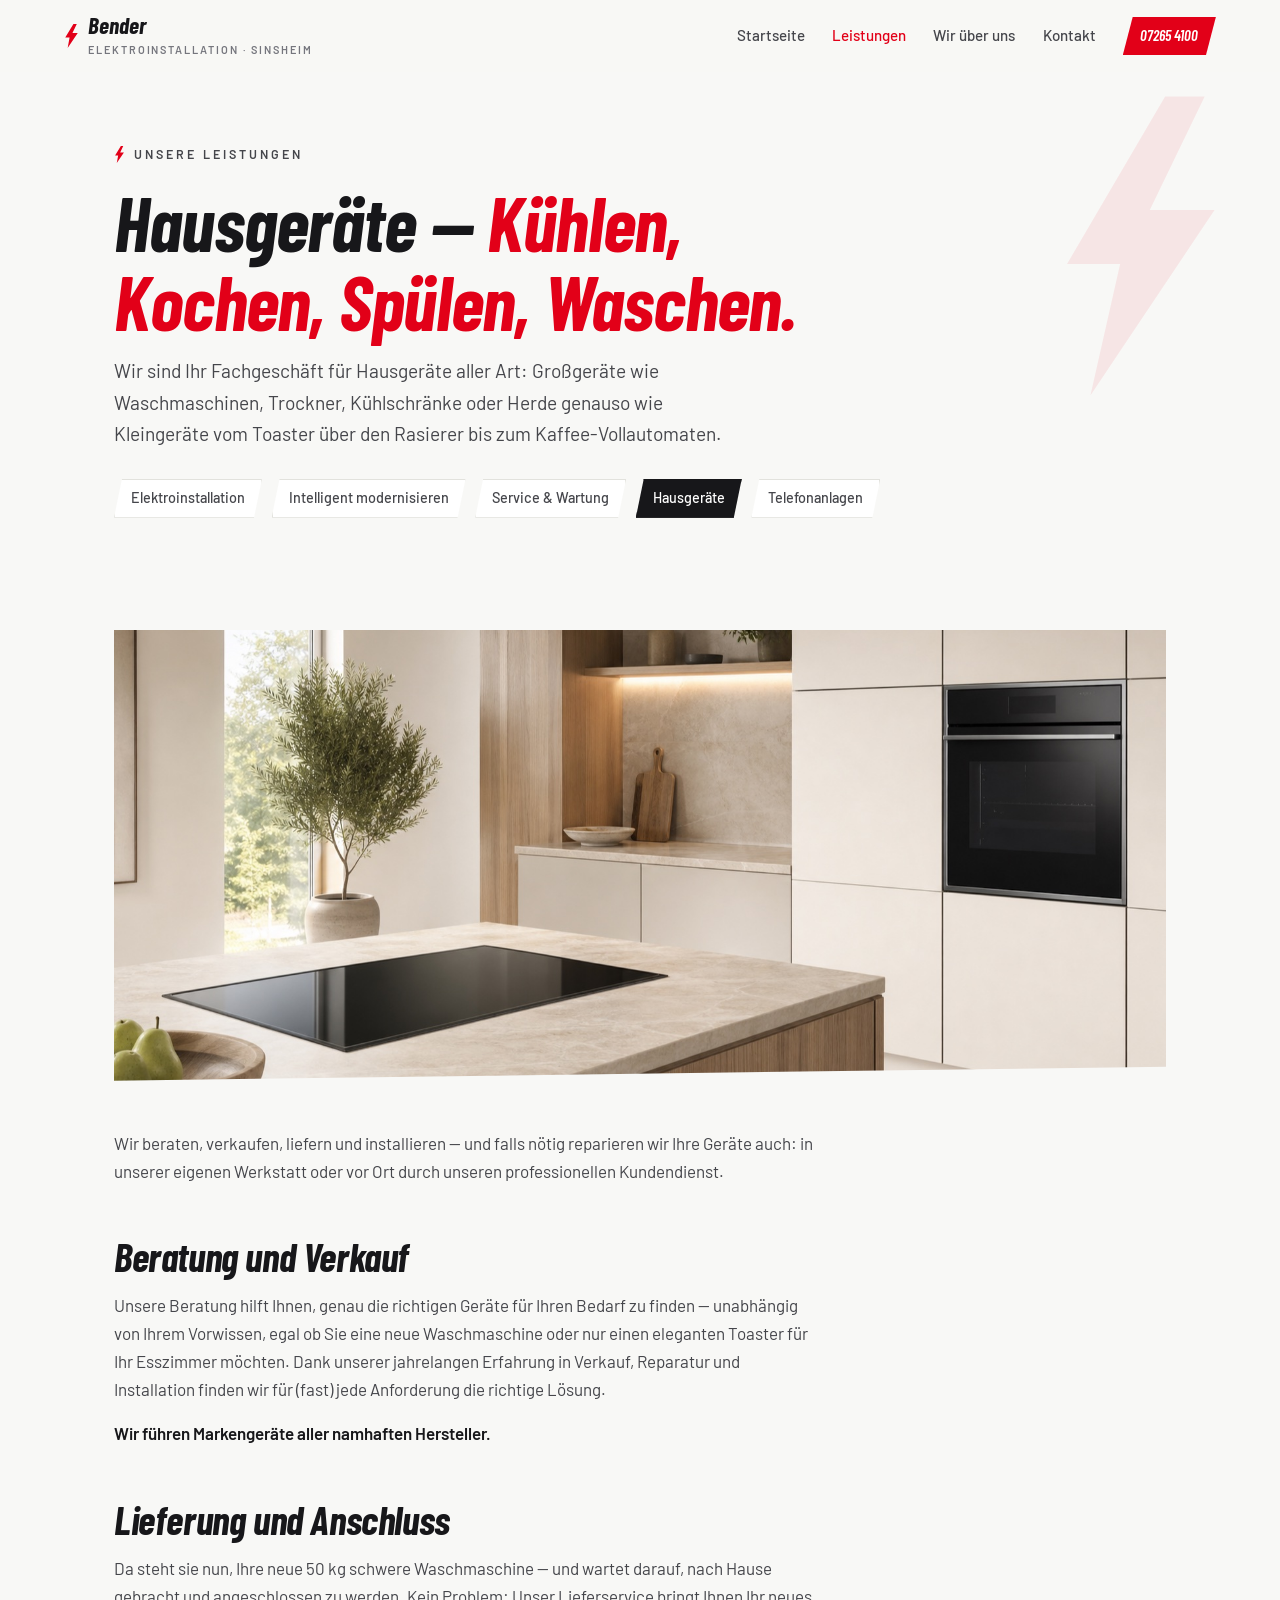
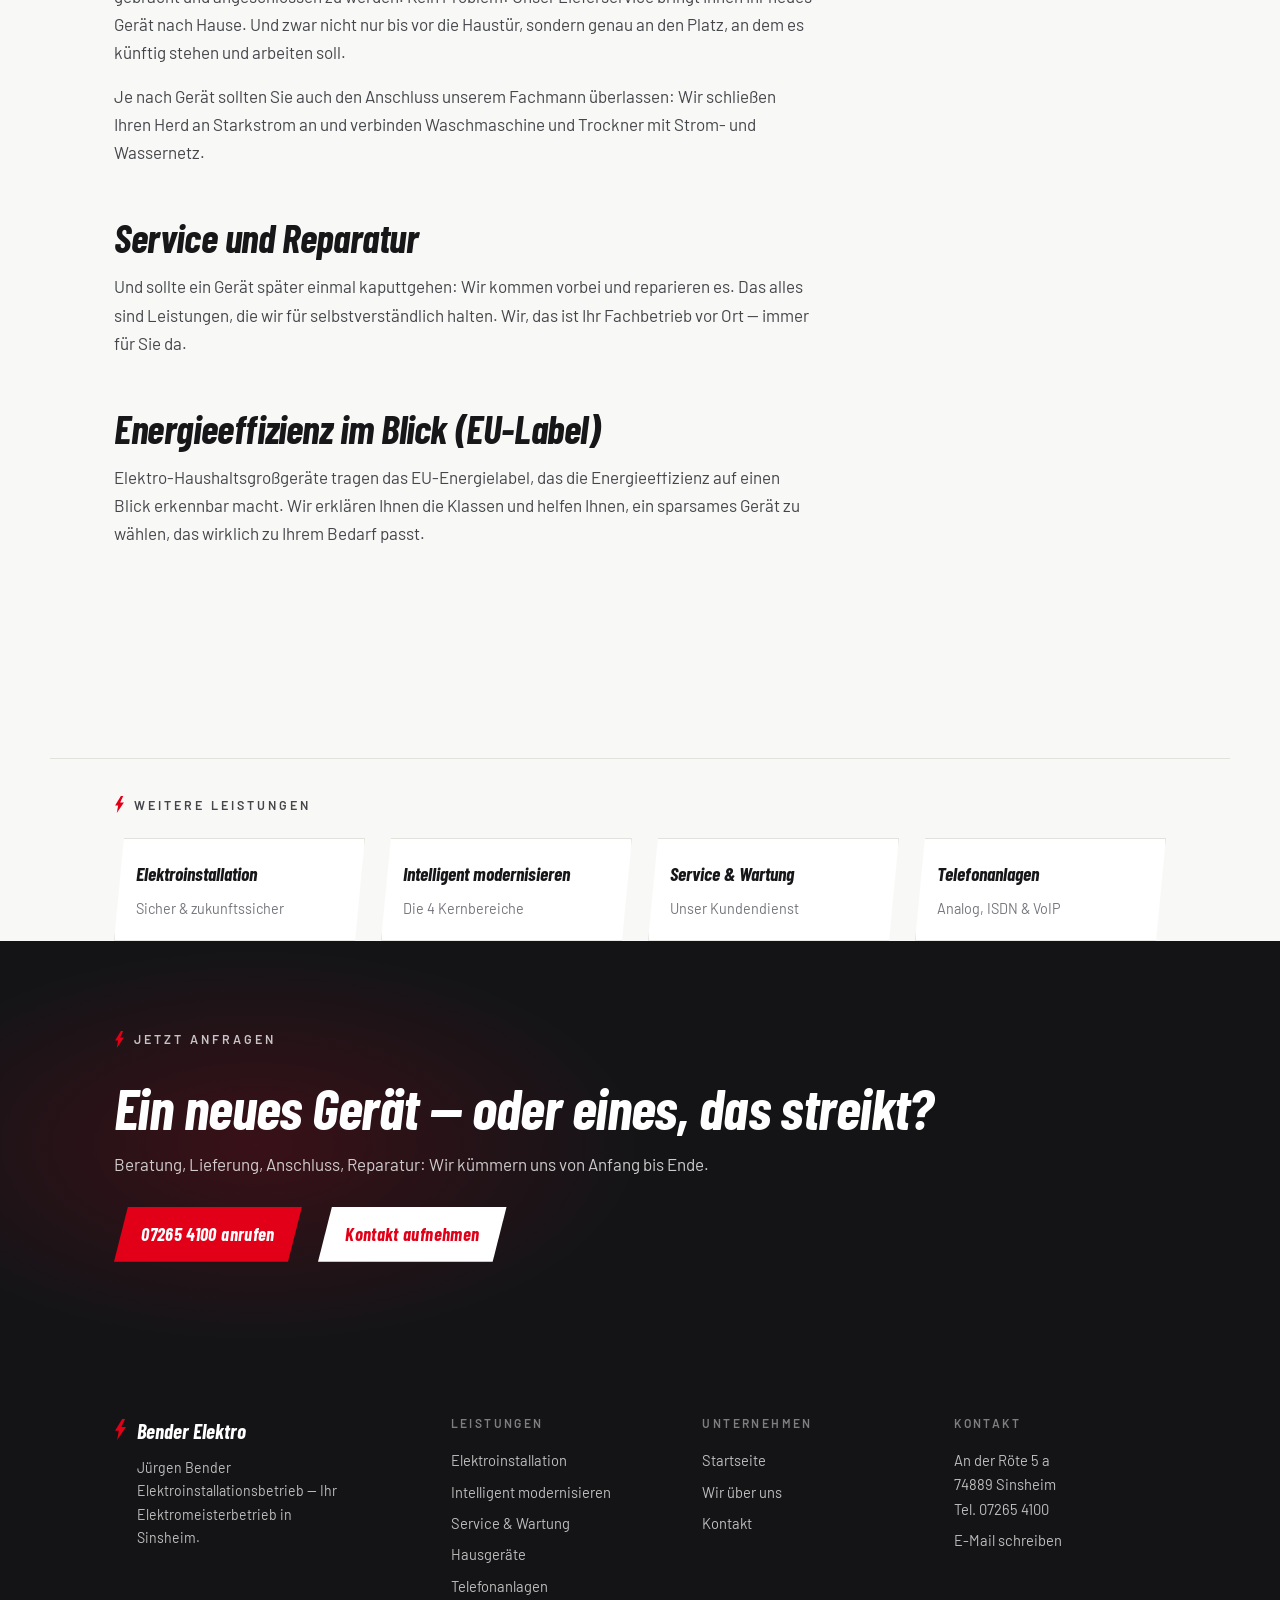
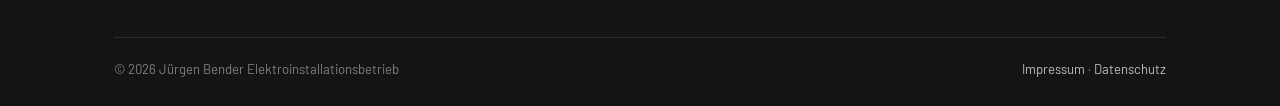
<file: hausgeraete.html>
<!DOCTYPE html>
<html lang="de">
<head>
<meta charset="UTF-8">
<meta name="viewport" content="width=device-width, initial-scale=1.0">
<title>Hausgeräte — Bender Elektro Sinsheim</title>
<meta name="description" content="Ihr Fachgeschäft für Hausgeräte in Sinsheim: Beratung, Verkauf, Lieferung, Anschluss und Reparatur in eigener Werkstatt oder vor Ort.">
<meta name="robots" content="noindex, nofollow">
<meta name="theme-color" content="#f8f8f6">
<link rel="stylesheet" href="css/style.css">
</head>
<body><header class="nav" id="nav">
  <a href="index.html" class="brand" aria-label="Bender Elektro — Startseite">
    <svg class="bolt" viewBox="0 0 60 100" aria-hidden="true"><path d="M38 0 4 56h18L14 100 56 38H34L52 0Z"/></svg>
    <span><span class="brand-name">Bender</span><span class="brand-sub">Elektroinstallation · Sinsheim</span></span>
  </a>
  <nav class="nav-links" id="navlinks">
    <a href="index.html">Startseite</a>
    <a href="leistungen.html" aria-current="page">Leistungen</a>
    <a href="wir-ueber-uns.html">Wir über uns</a>
    <a href="kontakt.html">Kontakt</a>
    <a href="tel:+4972654100" class="nav-tel">07265 4100</a>
  </nav>
  <button class="burger" id="burger" aria-label="Menü öffnen" aria-expanded="false"><span></span><span></span><span></span></button>
</header>
<main>
<section class="subhero">
  <svg class="subhero-bolt" viewBox="0 0 200 340" aria-hidden="true"><path d="M129 4 20 190h59L46 336 184 130h-72L173 4Z"/></svg>
  <div class="wrap">
    <p class="kicker"><svg class="bolt" viewBox="0 0 60 100" aria-hidden="true"><path d="M38 0 4 56h18L14 100 56 38H34L52 0Z"/></svg>Unsere Leistungen</p>
    <h1>Hausgeräte — <em>Kühlen, Kochen, Spülen, Waschen.</em></h1>
    <p class="lead">Wir sind Ihr Fachgeschäft für Hausgeräte aller Art: Großgeräte wie Waschmaschinen, Trockner, Kühlschränke oder Herde genauso wie Kleingeräte vom Toaster über den Rasierer bis zum Kaffee-Vollautomaten.</p>
    <nav class="subnav" aria-label="Leistungsbereiche">
    <a href="elektroinstallation.html">Elektroinstallation</a>
    <a href="intelligent-modernisieren.html">Intelligent modernisieren</a>
    <a href="service-wartung.html">Service &amp; Wartung</a>
    <a href="hausgeraete.html" aria-current="page">Hausgeräte</a>
    <a href="telefonanlagen.html">Telefonanlagen</a>
  </nav>
  </div>
</section><div class="wrap content-media reveal">
  <figure class="frame" data-slot="hausgeraete">
    <img src="img/hausgeraete.jpg" alt="Moderne Hausgeräte in heller Einbauküche" loading="lazy">
    <figcaption class="ph"><svg viewBox="0 0 60 100" aria-hidden="true"><path d="M38 0 4 56h18L14 100 56 38H34L52 0Z"/></svg>Bild folgt<br>img/hausgeraete.jpg</figcaption>
  </figure>
</div>
<section class="sec" style="padding-top:0">
  <div class="wrap prose">
    <p class="reveal">Wir beraten, verkaufen, liefern und installieren — und falls nötig reparieren wir Ihre Geräte auch: in unserer eigenen Werkstatt oder vor Ort durch unseren professionellen Kundendienst.</p>

    <h2 class="reveal">Beratung und Verkauf</h2>
    <p class="reveal">Unsere Beratung hilft Ihnen, genau die richtigen Geräte für Ihren Bedarf zu finden — unabhängig von Ihrem Vorwissen, egal ob Sie eine neue Waschmaschine oder nur einen eleganten Toaster für Ihr Esszimmer möchten. Dank unserer jahrelangen Erfahrung in Verkauf, Reparatur und Installation finden wir für (fast) jede Anforderung die richtige Lösung.</p>
    <p class="reveal"><b>Wir führen Markengeräte aller namhaften Hersteller.</b></p>

    <h2 class="reveal">Lieferung und Anschluss</h2>
    <p class="reveal">Da steht sie nun, Ihre neue 50&nbsp;kg schwere Waschmaschine — und wartet darauf, nach Hause gebracht und angeschlossen zu werden. Kein Problem: Unser Lieferservice bringt Ihnen Ihr neues Gerät nach Hause. Und zwar nicht nur bis vor die Haustür, sondern genau an den Platz, an dem es künftig stehen und arbeiten soll.</p>
    <p class="reveal">Je nach Gerät sollten Sie auch den Anschluss unserem Fachmann überlassen: Wir schließen Ihren Herd an Starkstrom an und verbinden Waschmaschine und Trockner mit Strom- und Wassernetz.</p>

    <h2 class="reveal">Service und Reparatur</h2>
    <p class="reveal">Und sollte ein Gerät später einmal kaputtgehen: Wir kommen vorbei und reparieren es. Das alles sind Leistungen, die wir für selbstverständlich halten. Wir, das ist Ihr Fachbetrieb vor Ort — immer für Sie da.</p>

    <h2 class="reveal">Energieeffizienz im Blick (EU-Label)</h2>
    <p class="reveal">Elektro-Haushaltsgroßgeräte tragen das EU-Energielabel, das die Energieeffizienz auf einen Blick erkennbar macht. Wir erklären Ihnen die Klassen und helfen Ihnen, ein sparsames Gerät zu wählen, das wirklich zu Ihrem Bedarf passt.</p>
  </div>
</section>
<div class="wrap querverweis">
  <p class="kicker"><svg class="bolt" viewBox="0 0 60 100" aria-hidden="true"><path d="M38 0 4 56h18L14 100 56 38H34L52 0Z"/></svg>Weitere Leistungen</p>
  <div class="querverweis-grid">
      <a class="qcard" href="elektroinstallation.html"><b>Elektroinstallation</b><span>Sicher &amp; zukunftssicher</span></a>
      <a class="qcard" href="intelligent-modernisieren.html"><b>Intelligent modernisieren</b><span>Die 4 Kernbereiche</span></a>
      <a class="qcard" href="service-wartung.html"><b>Service &amp; Wartung</b><span>Unser Kundendienst</span></a>
      <a class="qcard" href="telefonanlagen.html"><b>Telefonanlagen</b><span>Analog, ISDN &amp; VoIP</span></a>
  </div>
</div><section class="cta-schluss">
  <div class="wrap">
    <p class="kicker on-dark"><svg class="bolt" viewBox="0 0 60 100" aria-hidden="true"><path d="M38 0 4 56h18L14 100 56 38H34L52 0Z"/></svg>Jetzt anfragen</p>
    <h2>Ein neues Gerät — oder eines, das streikt?</h2>
    <p>Beratung, Lieferung, Anschluss, Reparatur: Wir kümmern uns von Anfang bis Ende.</p>
    <div class="hero-cta">
      <a class="btn btn--rot" href="tel:+4972654100">07265 4100 anrufen</a>
      <a class="btn btn--weiss" href="kontakt.html">Kontakt aufnehmen</a>
    </div>
  </div>
</section>
</main>
<footer class="footer">
  <div class="wrap">
    <div class="footer-grid">
      <div class="footer-brand">
        <svg class="bolt" viewBox="0 0 60 100" aria-hidden="true"><path d="M38 0 4 56h18L14 100 56 38H34L52 0Z"/></svg>
        <div><b>Bender Elektro</b><p>Jürgen Bender Elektroinstallationsbetrieb — Ihr Elektromeisterbetrieb in Sinsheim.</p></div>
      </div>
      <div>
        <h4>Leistungen</h4>
        <nav>
          <a href="elektroinstallation.html">Elektroinstallation</a>
          <a href="intelligent-modernisieren.html">Intelligent modernisieren</a>
          <a href="service-wartung.html">Service &amp; Wartung</a>
          <a href="hausgeraete.html">Hausgeräte</a>
          <a href="telefonanlagen.html">Telefonanlagen</a>
        </nav>
      </div>
      <div>
        <h4>Unternehmen</h4>
        <nav>
          <a href="index.html">Startseite</a>
          <a href="wir-ueber-uns.html">Wir über uns</a>
          <a href="kontakt.html">Kontakt</a>
        </nav>
      </div>
      <div>
        <h4>Kontakt</h4>
        <address>
          An der Röte 5 a<br>74889 Sinsheim<br>
          <a href="tel:+4972654100">Tel. 07265 4100</a>
          <a href="mailto:j.bender.elektrobetrieb@t-online.de">E-Mail schreiben</a>
        </address>
      </div>
    </div>
    <div class="footer-bar">
      <span>© <span id="year"></span> Jürgen Bender Elektroinstallationsbetrieb</span>
      <span><a href="impressum.html">Impressum</a> · <a href="datenschutz.html">Datenschutz</a></span>
    </div>
  </div>
</footer>

<script src="js/main.js"></script>
</body>
</html>
</file>
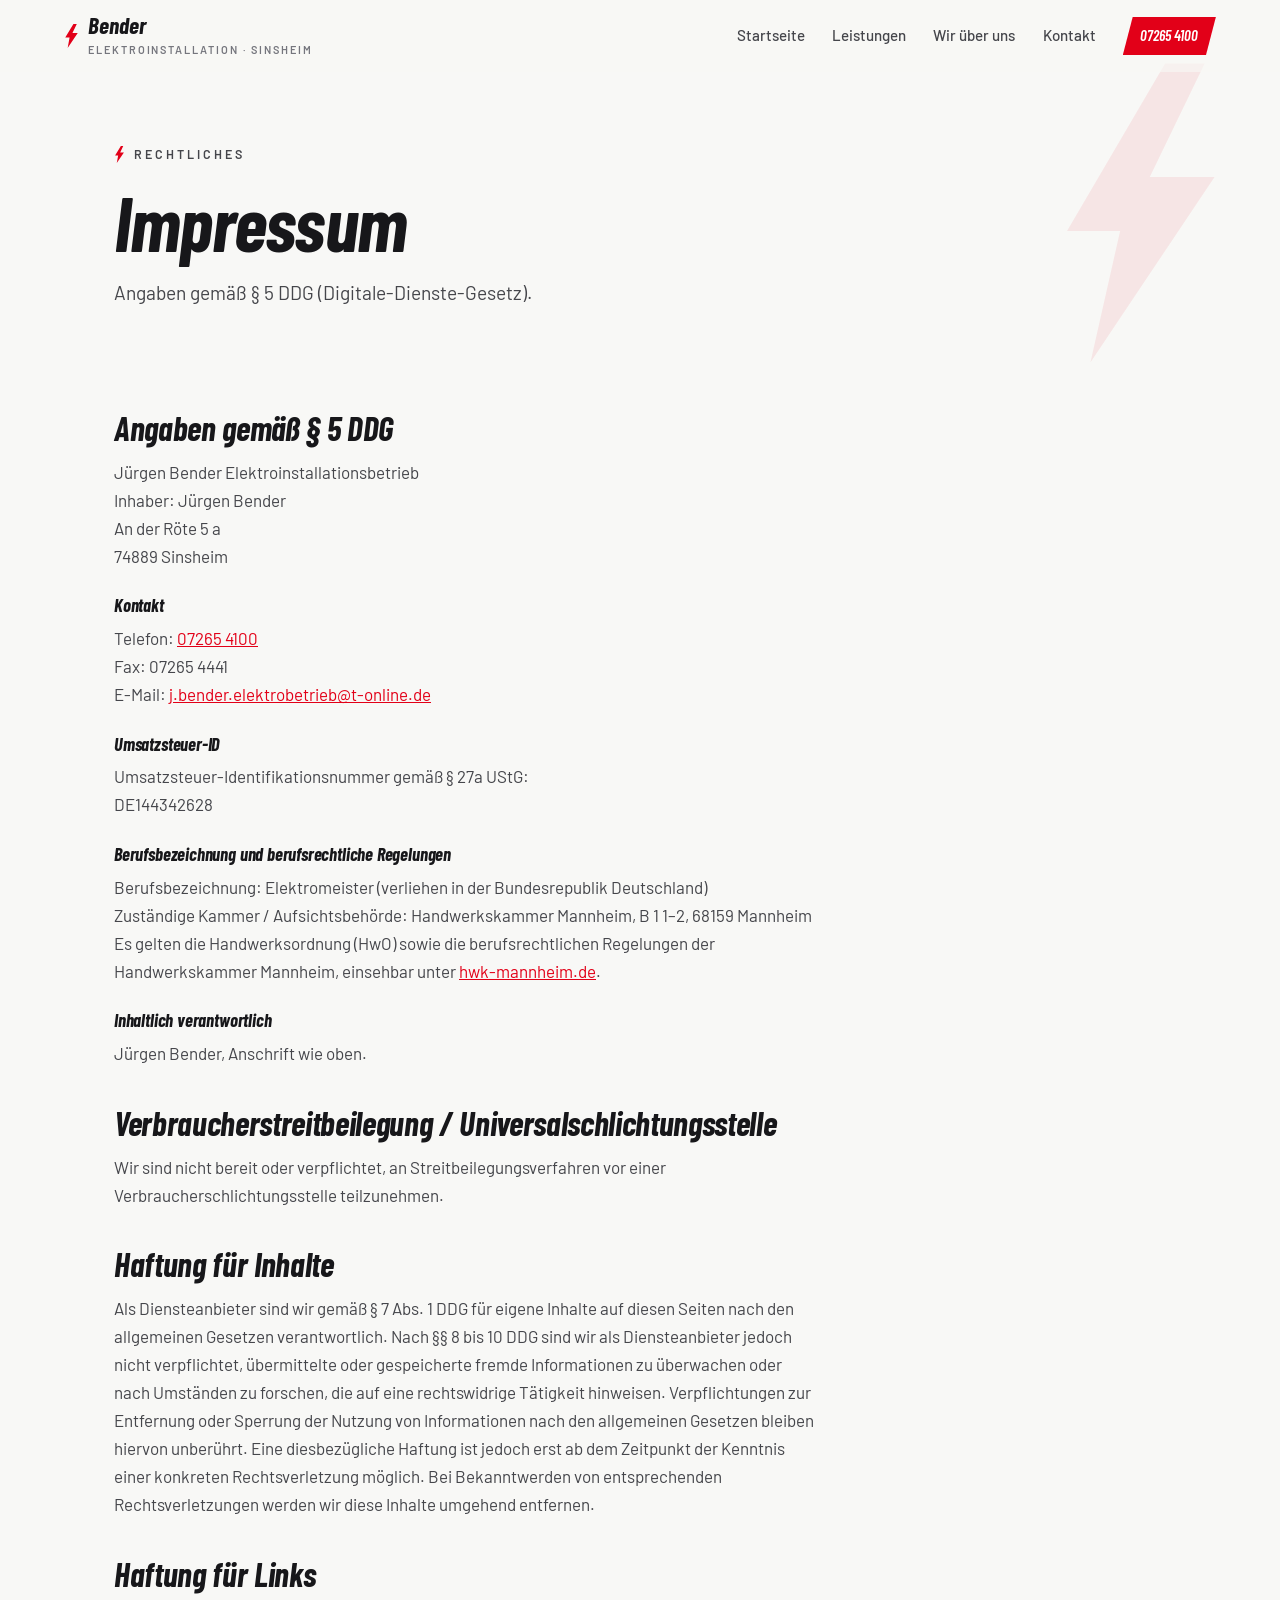
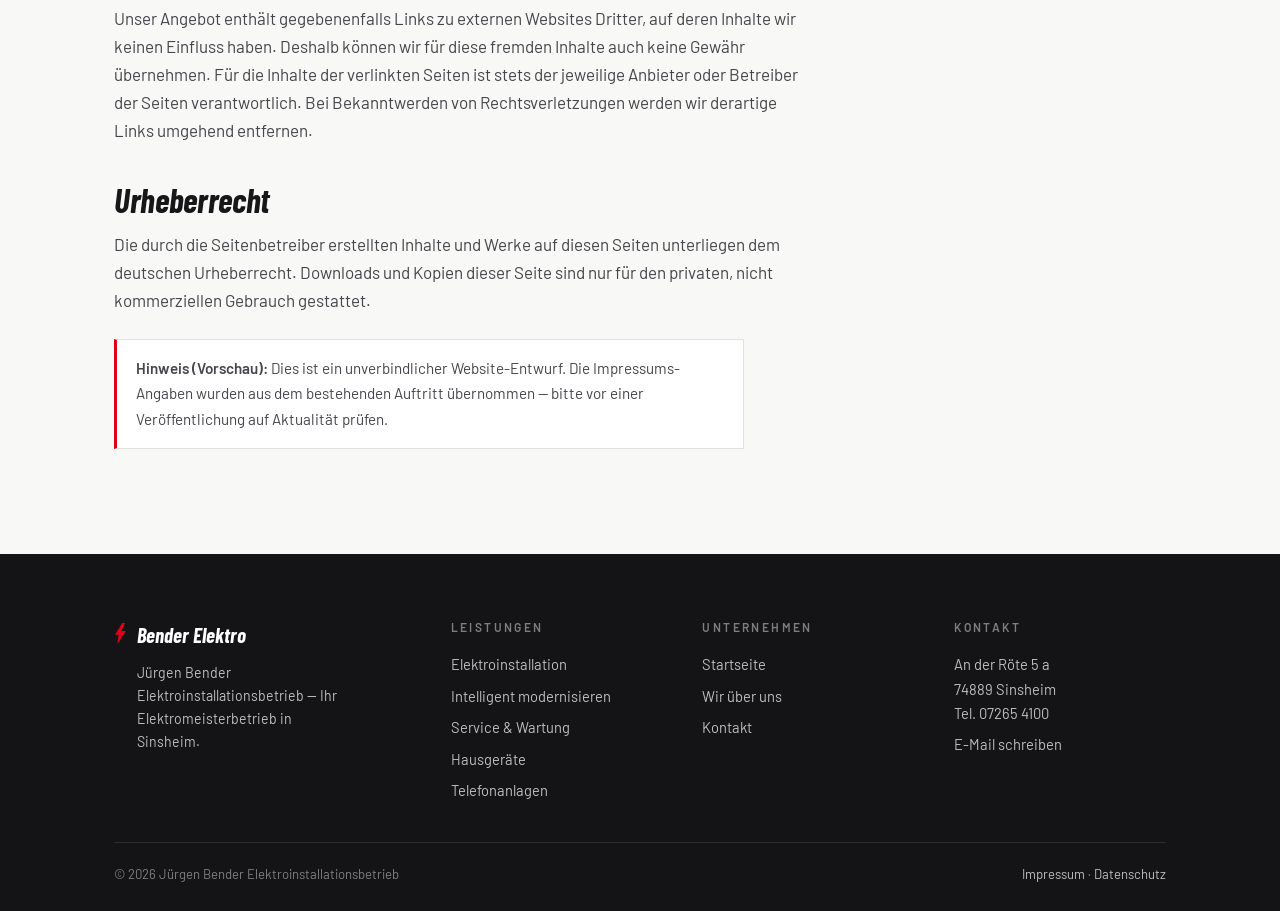
<file: impressum.html>
<!DOCTYPE html>
<html lang="de">
<head>
<meta charset="UTF-8">
<meta name="viewport" content="width=device-width, initial-scale=1.0">
<title>Impressum — Bender Elektro Sinsheim</title>
<meta name="description" content="Impressum der Website von Jürgen Bender Elektroinstallationsbetrieb, Sinsheim.">
<meta name="robots" content="noindex, nofollow">
<meta name="theme-color" content="#f8f8f6">
<link rel="stylesheet" href="css/style.css">
</head>
<body><header class="nav" id="nav">
  <a href="index.html" class="brand" aria-label="Bender Elektro — Startseite">
    <svg class="bolt" viewBox="0 0 60 100" aria-hidden="true"><path d="M38 0 4 56h18L14 100 56 38H34L52 0Z"/></svg>
    <span><span class="brand-name">Bender</span><span class="brand-sub">Elektroinstallation · Sinsheim</span></span>
  </a>
  <nav class="nav-links" id="navlinks">
    <a href="index.html">Startseite</a>
    <a href="leistungen.html">Leistungen</a>
    <a href="wir-ueber-uns.html">Wir über uns</a>
    <a href="kontakt.html">Kontakt</a>
    <a href="tel:+4972654100" class="nav-tel">07265 4100</a>
  </nav>
  <button class="burger" id="burger" aria-label="Menü öffnen" aria-expanded="false"><span></span><span></span><span></span></button>
</header>
<main>
<section class="subhero">
  <svg class="subhero-bolt" viewBox="0 0 200 340" aria-hidden="true"><path d="M129 4 20 190h59L46 336 184 130h-72L173 4Z"/></svg>
  <div class="wrap">
    <p class="kicker"><svg class="bolt" viewBox="0 0 60 100" aria-hidden="true"><path d="M38 0 4 56h18L14 100 56 38H34L52 0Z"/></svg>Rechtliches</p>
    <h1>Impressum</h1>
    <p class="lead">Angaben gemäß § 5 DDG (Digitale-Dienste-Gesetz).</p>
    
  </div>
</section>
<div class="wrap legal">
  <h2>Angaben gemäß § 5 DDG</h2>
  <address>
    Jürgen Bender Elektroinstallationsbetrieb<br>
    Inhaber: Jürgen Bender<br>
    An der Röte 5 a<br>
    74889 Sinsheim
  </address>

  <h3>Kontakt</h3>
  <p>
    Telefon: <a href="tel:+4972654100">07265 4100</a><br>
    Fax: 07265 4441<br>
    E-Mail: <a href="mailto:j.bender.elektrobetrieb@t-online.de">j.bender.elektrobetrieb@t-online.de</a>
  </p>

  <h3>Umsatzsteuer-ID</h3>
  <p>Umsatzsteuer-Identifikationsnummer gemäß § 27a UStG:<br>DE144342628</p>

  <h3>Berufsbezeichnung und berufsrechtliche Regelungen</h3>
  <p>
    Berufsbezeichnung: Elektromeister (verliehen in der Bundesrepublik Deutschland)<br>
    Zuständige Kammer / Aufsichtsbehörde: Handwerkskammer Mannheim, B 1 1–2, 68159 Mannheim<br>
    Es gelten die Handwerksordnung (HwO) sowie die berufsrechtlichen Regelungen der Handwerkskammer Mannheim,
    einsehbar unter <a href="https://www.hwk-mannheim.de" target="_blank" rel="noopener">hwk-mannheim.de</a>.
  </p>

  <h3>Inhaltlich verantwortlich</h3>
  <p>Jürgen Bender, Anschrift wie oben.</p>

  <h2>Verbraucherstreitbeilegung / Universalschlichtungsstelle</h2>
  <p>Wir sind nicht bereit oder verpflichtet, an Streitbeilegungsverfahren vor einer Verbraucherschlichtungsstelle teilzunehmen.</p>

  <h2>Haftung für Inhalte</h2>
  <p>
    Als Diensteanbieter sind wir gemäß § 7 Abs. 1 DDG für eigene Inhalte auf diesen Seiten nach den
    allgemeinen Gesetzen verantwortlich. Nach §§ 8 bis 10 DDG sind wir als Diensteanbieter jedoch nicht
    verpflichtet, übermittelte oder gespeicherte fremde Informationen zu überwachen oder nach Umständen
    zu forschen, die auf eine rechtswidrige Tätigkeit hinweisen. Verpflichtungen zur Entfernung oder
    Sperrung der Nutzung von Informationen nach den allgemeinen Gesetzen bleiben hiervon unberührt. Eine
    diesbezügliche Haftung ist jedoch erst ab dem Zeitpunkt der Kenntnis einer konkreten Rechtsverletzung
    möglich. Bei Bekanntwerden von entsprechenden Rechtsverletzungen werden wir diese Inhalte umgehend entfernen.
  </p>

  <h2>Haftung für Links</h2>
  <p>
    Unser Angebot enthält gegebenenfalls Links zu externen Websites Dritter, auf deren Inhalte wir keinen
    Einfluss haben. Deshalb können wir für diese fremden Inhalte auch keine Gewähr übernehmen. Für die Inhalte
    der verlinkten Seiten ist stets der jeweilige Anbieter oder Betreiber der Seiten verantwortlich. Bei
    Bekanntwerden von Rechtsverletzungen werden wir derartige Links umgehend entfernen.
  </p>

  <h2>Urheberrecht</h2>
  <p>
    Die durch die Seitenbetreiber erstellten Inhalte und Werke auf diesen Seiten unterliegen dem deutschen
    Urheberrecht. Downloads und Kopien dieser Seite sind nur für den privaten, nicht kommerziellen Gebrauch gestattet.
  </p>

  <div class="hintbox">
    <b>Hinweis (Vorschau):</b> Dies ist ein unverbindlicher Website-Entwurf. Die Impressums-Angaben wurden aus
    dem bestehenden Auftritt übernommen — bitte vor einer Veröffentlichung auf Aktualität prüfen.
  </div>
</div>

</main>
<footer class="footer">
  <div class="wrap">
    <div class="footer-grid">
      <div class="footer-brand">
        <svg class="bolt" viewBox="0 0 60 100" aria-hidden="true"><path d="M38 0 4 56h18L14 100 56 38H34L52 0Z"/></svg>
        <div><b>Bender Elektro</b><p>Jürgen Bender Elektroinstallationsbetrieb — Ihr Elektromeisterbetrieb in Sinsheim.</p></div>
      </div>
      <div>
        <h4>Leistungen</h4>
        <nav>
          <a href="elektroinstallation.html">Elektroinstallation</a>
          <a href="intelligent-modernisieren.html">Intelligent modernisieren</a>
          <a href="service-wartung.html">Service &amp; Wartung</a>
          <a href="hausgeraete.html">Hausgeräte</a>
          <a href="telefonanlagen.html">Telefonanlagen</a>
        </nav>
      </div>
      <div>
        <h4>Unternehmen</h4>
        <nav>
          <a href="index.html">Startseite</a>
          <a href="wir-ueber-uns.html">Wir über uns</a>
          <a href="kontakt.html">Kontakt</a>
        </nav>
      </div>
      <div>
        <h4>Kontakt</h4>
        <address>
          An der Röte 5 a<br>74889 Sinsheim<br>
          <a href="tel:+4972654100">Tel. 07265 4100</a>
          <a href="mailto:j.bender.elektrobetrieb@t-online.de">E-Mail schreiben</a>
        </address>
      </div>
    </div>
    <div class="footer-bar">
      <span>© <span id="year"></span> Jürgen Bender Elektroinstallationsbetrieb</span>
      <span><a href="impressum.html">Impressum</a> · <a href="datenschutz.html">Datenschutz</a></span>
    </div>
  </div>
</footer>

<script src="js/main.js"></script>
</body>
</html>
</file>
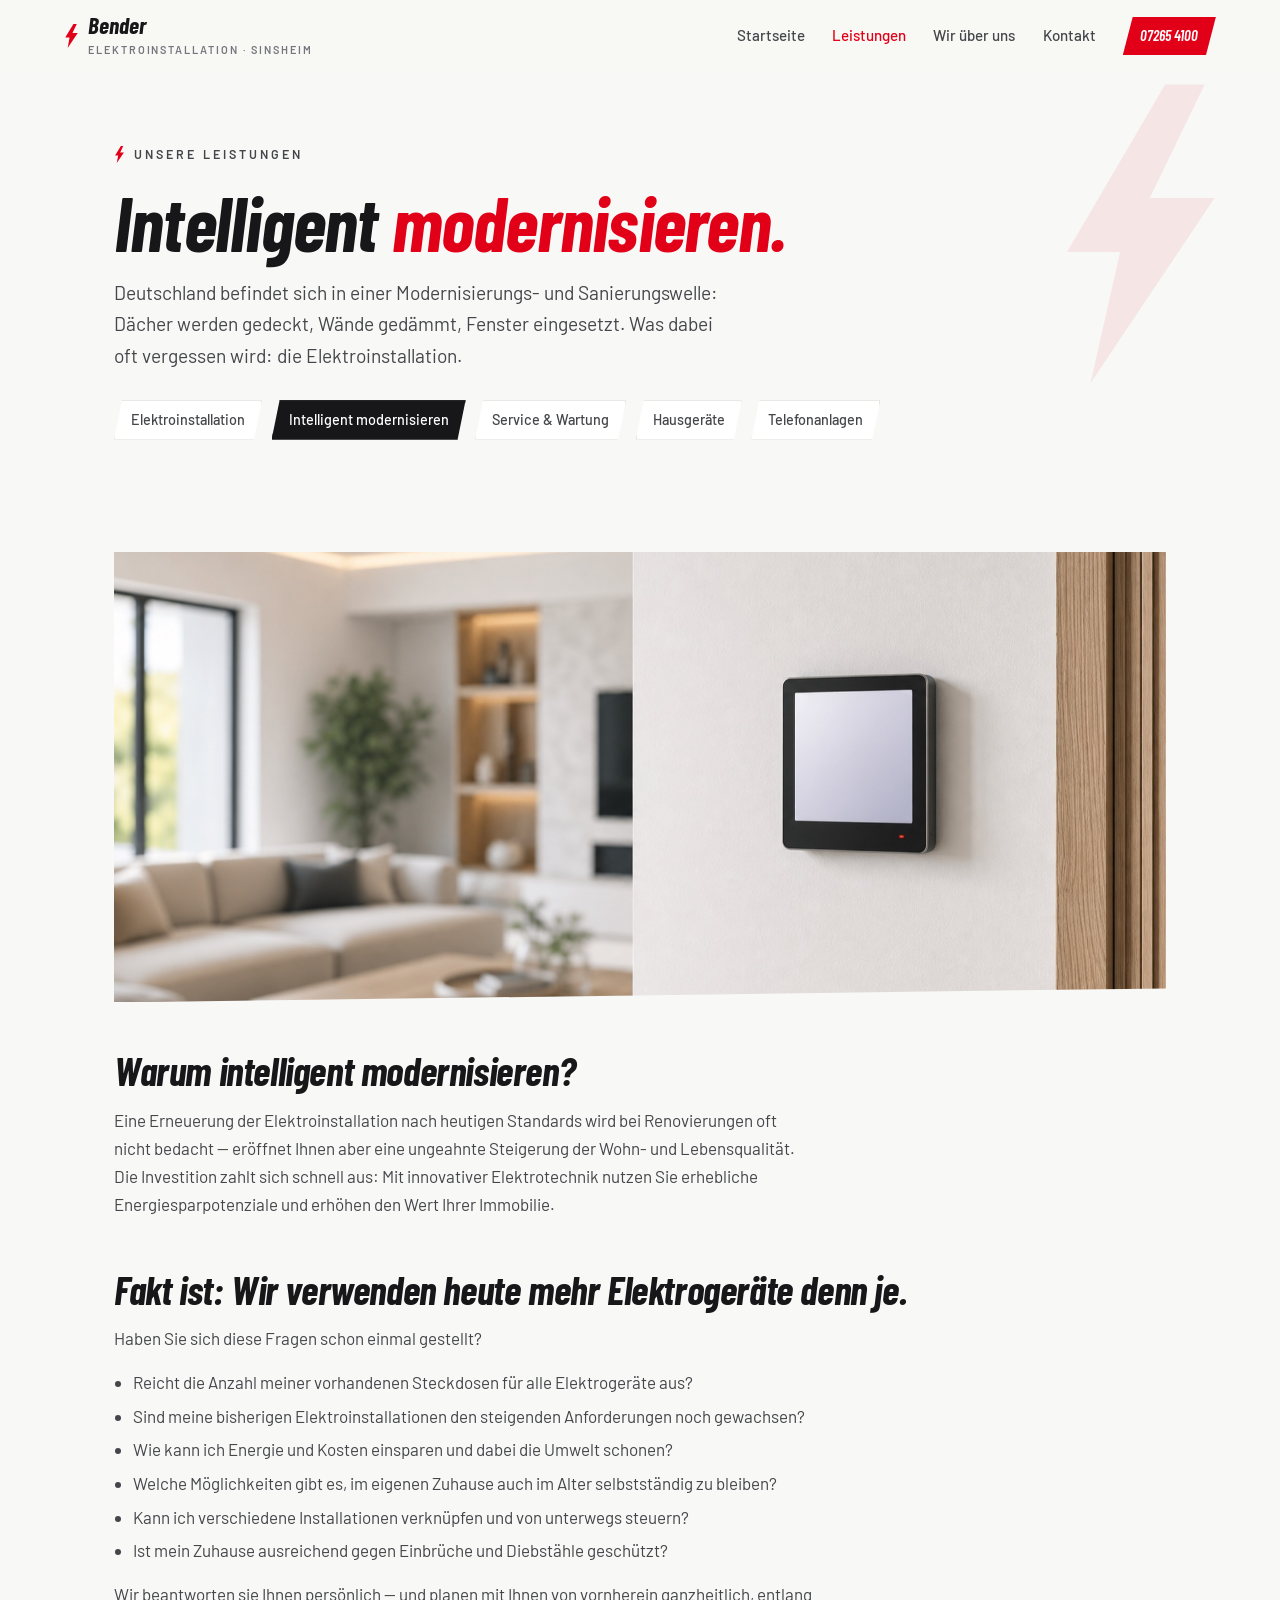
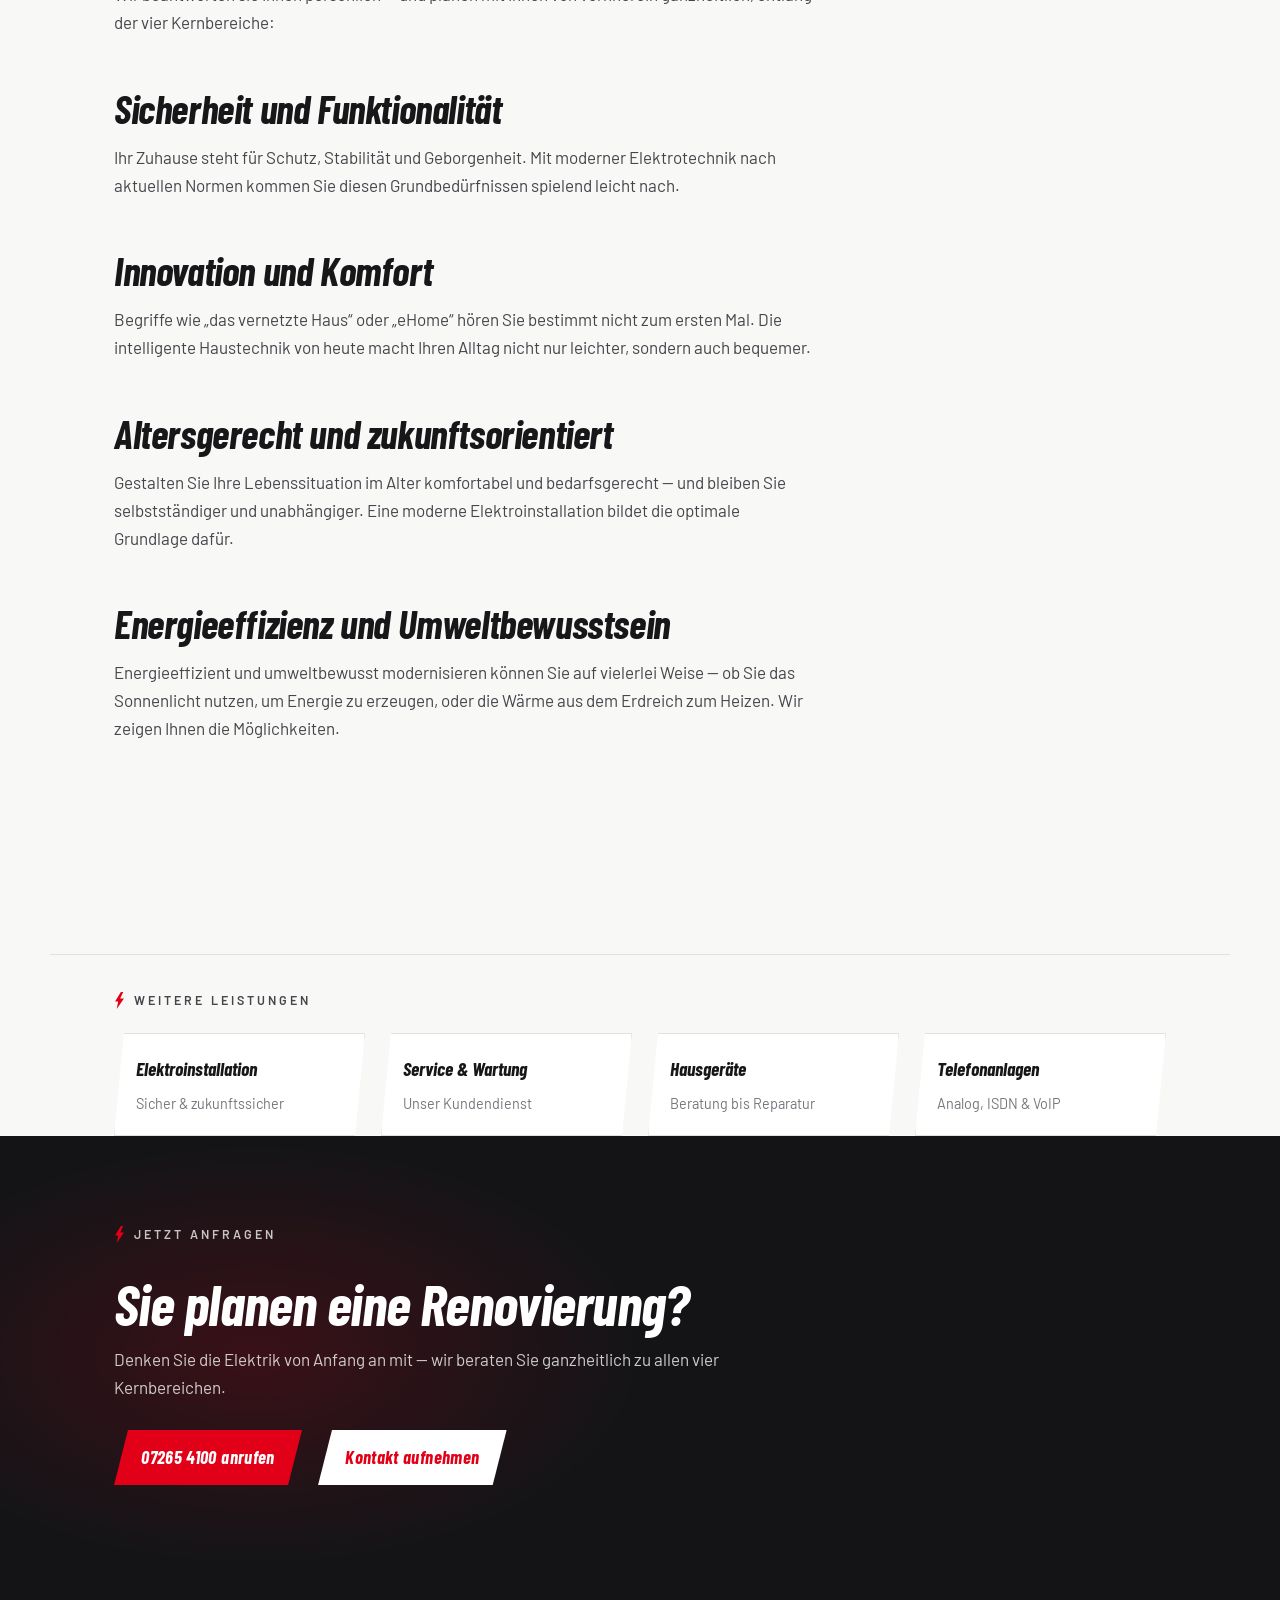
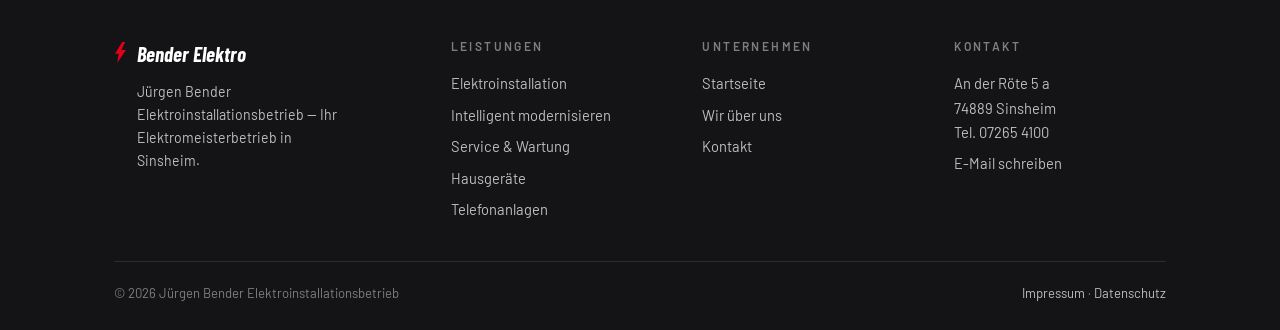
<file: intelligent-modernisieren.html>
<!DOCTYPE html>
<html lang="de">
<head>
<meta charset="UTF-8">
<meta name="viewport" content="width=device-width, initial-scale=1.0">
<title>Intelligent modernisieren — Bender Elektro Sinsheim</title>
<meta name="description" content="Zukunftsgerecht modernisieren mit moderner Elektrotechnik: Sicherheit, Komfort, altersgerechtes Wohnen und Energieeffizienz.">
<meta name="robots" content="noindex, nofollow">
<meta name="theme-color" content="#f8f8f6">
<link rel="stylesheet" href="css/style.css">
</head>
<body><header class="nav" id="nav">
  <a href="index.html" class="brand" aria-label="Bender Elektro — Startseite">
    <svg class="bolt" viewBox="0 0 60 100" aria-hidden="true"><path d="M38 0 4 56h18L14 100 56 38H34L52 0Z"/></svg>
    <span><span class="brand-name">Bender</span><span class="brand-sub">Elektroinstallation · Sinsheim</span></span>
  </a>
  <nav class="nav-links" id="navlinks">
    <a href="index.html">Startseite</a>
    <a href="leistungen.html" aria-current="page">Leistungen</a>
    <a href="wir-ueber-uns.html">Wir über uns</a>
    <a href="kontakt.html">Kontakt</a>
    <a href="tel:+4972654100" class="nav-tel">07265 4100</a>
  </nav>
  <button class="burger" id="burger" aria-label="Menü öffnen" aria-expanded="false"><span></span><span></span><span></span></button>
</header>
<main>
<section class="subhero">
  <svg class="subhero-bolt" viewBox="0 0 200 340" aria-hidden="true"><path d="M129 4 20 190h59L46 336 184 130h-72L173 4Z"/></svg>
  <div class="wrap">
    <p class="kicker"><svg class="bolt" viewBox="0 0 60 100" aria-hidden="true"><path d="M38 0 4 56h18L14 100 56 38H34L52 0Z"/></svg>Unsere Leistungen</p>
    <h1>Intelligent <em>modernisieren.</em></h1>
    <p class="lead">Deutschland befindet sich in einer Modernisierungs- und Sanierungswelle: Dächer werden gedeckt, Wände gedämmt, Fenster eingesetzt. Was dabei oft vergessen wird: die Elektroinstallation.</p>
    <nav class="subnav" aria-label="Leistungsbereiche">
    <a href="elektroinstallation.html">Elektroinstallation</a>
    <a href="intelligent-modernisieren.html" aria-current="page">Intelligent modernisieren</a>
    <a href="service-wartung.html">Service &amp; Wartung</a>
    <a href="hausgeraete.html">Hausgeräte</a>
    <a href="telefonanlagen.html">Telefonanlagen</a>
  </nav>
  </div>
</section><div class="wrap content-media reveal">
  <figure class="frame" data-slot="modernisieren">
    <img src="img/modernisieren.jpg" alt="Moderne Smart-Home-Steuerung im Wohnraum" loading="lazy">
    <figcaption class="ph"><svg viewBox="0 0 60 100" aria-hidden="true"><path d="M38 0 4 56h18L14 100 56 38H34L52 0Z"/></svg>Bild folgt<br>img/modernisieren.jpg</figcaption>
  </figure>
</div>
<section class="sec" style="padding-top:0">
  <div class="wrap prose">
    <h2 class="reveal">Warum intelligent modernisieren?</h2>
    <p class="reveal">Eine Erneuerung der Elektroinstallation nach heutigen Standards wird bei Renovierungen oft nicht bedacht — eröffnet Ihnen aber eine ungeahnte Steigerung der Wohn- und Lebensqualität. Die Investition zahlt sich schnell aus: Mit innovativer Elektrotechnik nutzen Sie erhebliche Energiesparpotenziale und erhöhen den Wert Ihrer Immobilie.</p>

    <h2 class="reveal">Fakt ist: Wir verwenden heute mehr Elektrogeräte denn je.</h2>
    <p class="reveal">Haben Sie sich diese Fragen schon einmal gestellt?</p>
    <ul class="reveal">
      <li>Reicht die Anzahl meiner vorhandenen Steckdosen für alle Elektrogeräte aus?</li>
      <li>Sind meine bisherigen Elektroinstallationen den steigenden Anforderungen noch gewachsen?</li>
      <li>Wie kann ich Energie und Kosten einsparen und dabei die Umwelt schonen?</li>
      <li>Welche Möglichkeiten gibt es, im eigenen Zuhause auch im Alter selbstständig zu bleiben?</li>
      <li>Kann ich verschiedene Installationen verknüpfen und von unterwegs steuern?</li>
      <li>Ist mein Zuhause ausreichend gegen Einbrüche und Diebstähle geschützt?</li>
    </ul>
    <p class="reveal">Wir beantworten sie Ihnen persönlich — und planen mit Ihnen von vornherein ganzheitlich, entlang der vier Kernbereiche:</p>

    <h2 class="reveal">Sicherheit und Funktionalität</h2>
    <p class="reveal">Ihr Zuhause steht für Schutz, Stabilität und Geborgenheit. Mit moderner Elektrotechnik nach aktuellen Normen kommen Sie diesen Grundbedürfnissen spielend leicht nach.</p>

    <h2 class="reveal">Innovation und Komfort</h2>
    <p class="reveal">Begriffe wie „das vernetzte Haus“ oder „eHome“ hören Sie bestimmt nicht zum ersten Mal. Die intelligente Haustechnik von heute macht Ihren Alltag nicht nur leichter, sondern auch bequemer.</p>

    <h2 class="reveal">Altersgerecht und zukunftsorientiert</h2>
    <p class="reveal">Gestalten Sie Ihre Lebenssituation im Alter komfortabel und bedarfsgerecht — und bleiben Sie selbstständiger und unabhängiger. Eine moderne Elektroinstallation bildet die optimale Grundlage dafür.</p>

    <h2 class="reveal">Energieeffizienz und Umweltbewusstsein</h2>
    <p class="reveal">Energieeffizient und umweltbewusst modernisieren können Sie auf vielerlei Weise — ob Sie das Sonnenlicht nutzen, um Energie zu erzeugen, oder die Wärme aus dem Erdreich zum Heizen. Wir zeigen Ihnen die Möglichkeiten.</p>
  </div>
</section>
<div class="wrap querverweis">
  <p class="kicker"><svg class="bolt" viewBox="0 0 60 100" aria-hidden="true"><path d="M38 0 4 56h18L14 100 56 38H34L52 0Z"/></svg>Weitere Leistungen</p>
  <div class="querverweis-grid">
      <a class="qcard" href="elektroinstallation.html"><b>Elektroinstallation</b><span>Sicher &amp; zukunftssicher</span></a>
      <a class="qcard" href="service-wartung.html"><b>Service &amp; Wartung</b><span>Unser Kundendienst</span></a>
      <a class="qcard" href="hausgeraete.html"><b>Hausgeräte</b><span>Beratung bis Reparatur</span></a>
      <a class="qcard" href="telefonanlagen.html"><b>Telefonanlagen</b><span>Analog, ISDN &amp; VoIP</span></a>
  </div>
</div><section class="cta-schluss">
  <div class="wrap">
    <p class="kicker on-dark"><svg class="bolt" viewBox="0 0 60 100" aria-hidden="true"><path d="M38 0 4 56h18L14 100 56 38H34L52 0Z"/></svg>Jetzt anfragen</p>
    <h2>Sie planen eine Renovierung?</h2>
    <p>Denken Sie die Elektrik von Anfang an mit — wir beraten Sie ganzheitlich zu allen vier Kernbereichen.</p>
    <div class="hero-cta">
      <a class="btn btn--rot" href="tel:+4972654100">07265 4100 anrufen</a>
      <a class="btn btn--weiss" href="kontakt.html">Kontakt aufnehmen</a>
    </div>
  </div>
</section>
</main>
<footer class="footer">
  <div class="wrap">
    <div class="footer-grid">
      <div class="footer-brand">
        <svg class="bolt" viewBox="0 0 60 100" aria-hidden="true"><path d="M38 0 4 56h18L14 100 56 38H34L52 0Z"/></svg>
        <div><b>Bender Elektro</b><p>Jürgen Bender Elektroinstallationsbetrieb — Ihr Elektromeisterbetrieb in Sinsheim.</p></div>
      </div>
      <div>
        <h4>Leistungen</h4>
        <nav>
          <a href="elektroinstallation.html">Elektroinstallation</a>
          <a href="intelligent-modernisieren.html">Intelligent modernisieren</a>
          <a href="service-wartung.html">Service &amp; Wartung</a>
          <a href="hausgeraete.html">Hausgeräte</a>
          <a href="telefonanlagen.html">Telefonanlagen</a>
        </nav>
      </div>
      <div>
        <h4>Unternehmen</h4>
        <nav>
          <a href="index.html">Startseite</a>
          <a href="wir-ueber-uns.html">Wir über uns</a>
          <a href="kontakt.html">Kontakt</a>
        </nav>
      </div>
      <div>
        <h4>Kontakt</h4>
        <address>
          An der Röte 5 a<br>74889 Sinsheim<br>
          <a href="tel:+4972654100">Tel. 07265 4100</a>
          <a href="mailto:j.bender.elektrobetrieb@t-online.de">E-Mail schreiben</a>
        </address>
      </div>
    </div>
    <div class="footer-bar">
      <span>© <span id="year"></span> Jürgen Bender Elektroinstallationsbetrieb</span>
      <span><a href="impressum.html">Impressum</a> · <a href="datenschutz.html">Datenschutz</a></span>
    </div>
  </div>
</footer>

<script src="js/main.js"></script>
</body>
</html>
</file>
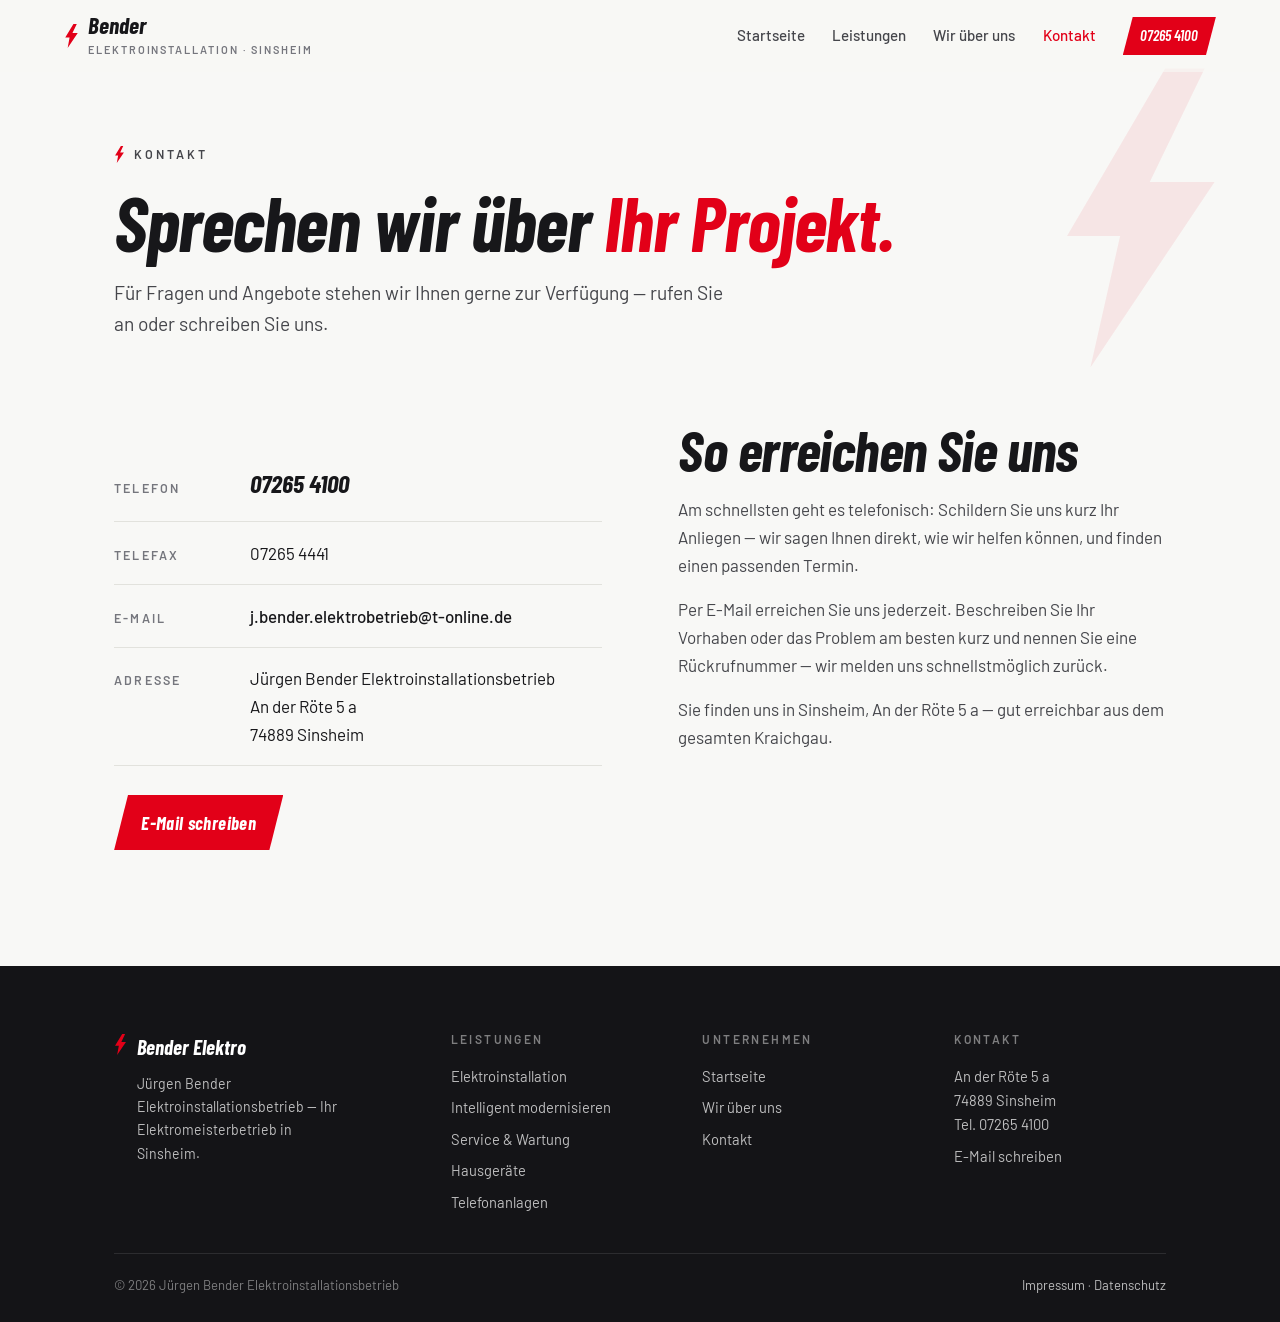
<file: kontakt.html>
<!DOCTYPE html>
<html lang="de">
<head>
<meta charset="UTF-8">
<meta name="viewport" content="width=device-width, initial-scale=1.0">
<title>Kontakt — Bender Elektro Sinsheim</title>
<meta name="description" content="Kontakt zu Bender Elektro, Sinsheim: Telefon 07265 4100, An der Röte 5 a, 74889 Sinsheim.">
<meta name="robots" content="noindex, nofollow">
<meta name="theme-color" content="#f8f8f6">
<link rel="stylesheet" href="css/style.css">
</head>
<body><header class="nav" id="nav">
  <a href="index.html" class="brand" aria-label="Bender Elektro — Startseite">
    <svg class="bolt" viewBox="0 0 60 100" aria-hidden="true"><path d="M38 0 4 56h18L14 100 56 38H34L52 0Z"/></svg>
    <span><span class="brand-name">Bender</span><span class="brand-sub">Elektroinstallation · Sinsheim</span></span>
  </a>
  <nav class="nav-links" id="navlinks">
    <a href="index.html">Startseite</a>
    <a href="leistungen.html">Leistungen</a>
    <a href="wir-ueber-uns.html">Wir über uns</a>
    <a href="kontakt.html" aria-current="page">Kontakt</a>
    <a href="tel:+4972654100" class="nav-tel">07265 4100</a>
  </nav>
  <button class="burger" id="burger" aria-label="Menü öffnen" aria-expanded="false"><span></span><span></span><span></span></button>
</header>
<main>
<section class="subhero">
  <svg class="subhero-bolt" viewBox="0 0 200 340" aria-hidden="true"><path d="M129 4 20 190h59L46 336 184 130h-72L173 4Z"/></svg>
  <div class="wrap">
    <p class="kicker"><svg class="bolt" viewBox="0 0 60 100" aria-hidden="true"><path d="M38 0 4 56h18L14 100 56 38H34L52 0Z"/></svg>Kontakt</p>
    <h1>Sprechen wir über <em>Ihr Projekt.</em></h1>
    <p class="lead">Für Fragen und Angebote stehen wir Ihnen gerne zur Verfügung — rufen Sie an oder schreiben Sie uns.</p>
    
  </div>
</section>
<section class="sec" style="padding-top:1rem">
  <div class="wrap kontakt-grid">
    <div class="reveal">
      <ul class="k-liste">
        <li><span class="lbl">Telefon</span><a class="gross" href="tel:+4972654100">07265 4100</a></li>
        <li><span class="lbl">Telefax</span><span>07265 4441</span></li>
        <li><span class="lbl">E-Mail</span><a href="mailto:j.bender.elektrobetrieb@t-online.de">j.bender.elektrobetrieb@t-online.de</a></li>
        <li><span class="lbl">Adresse</span><span>Jürgen Bender Elektroinstallationsbetrieb<br>An der Röte 5 a<br>74889 Sinsheim</span></li>
      </ul>
      <p style="margin-top:1.8rem"><a class="btn btn--rot" href="mailto:j.bender.elektrobetrieb@t-online.de">E-Mail schreiben</a></p>
    </div>
    <div class="reveal" data-delay="1">
      <h2>So erreichen Sie uns</h2>
      <p style="color:var(--ink-soft);margin-top:1rem">Am schnellsten geht es telefonisch: Schildern Sie uns kurz Ihr Anliegen — wir sagen Ihnen direkt, wie wir helfen können, und finden einen passenden Termin.</p>
      <p style="color:var(--ink-soft);margin-top:1rem">Per E-Mail erreichen Sie uns jederzeit. Beschreiben Sie Ihr Vorhaben oder das Problem am besten kurz und nennen Sie eine Rückrufnummer — wir melden uns schnellstmöglich zurück.</p>
      <p style="color:var(--ink-soft);margin-top:1rem">Sie finden uns in Sinsheim, An der Röte 5 a — gut erreichbar aus dem gesamten Kraichgau.</p>
    </div>
  </div>
</section>

</main>
<footer class="footer">
  <div class="wrap">
    <div class="footer-grid">
      <div class="footer-brand">
        <svg class="bolt" viewBox="0 0 60 100" aria-hidden="true"><path d="M38 0 4 56h18L14 100 56 38H34L52 0Z"/></svg>
        <div><b>Bender Elektro</b><p>Jürgen Bender Elektroinstallationsbetrieb — Ihr Elektromeisterbetrieb in Sinsheim.</p></div>
      </div>
      <div>
        <h4>Leistungen</h4>
        <nav>
          <a href="elektroinstallation.html">Elektroinstallation</a>
          <a href="intelligent-modernisieren.html">Intelligent modernisieren</a>
          <a href="service-wartung.html">Service &amp; Wartung</a>
          <a href="hausgeraete.html">Hausgeräte</a>
          <a href="telefonanlagen.html">Telefonanlagen</a>
        </nav>
      </div>
      <div>
        <h4>Unternehmen</h4>
        <nav>
          <a href="index.html">Startseite</a>
          <a href="wir-ueber-uns.html">Wir über uns</a>
          <a href="kontakt.html">Kontakt</a>
        </nav>
      </div>
      <div>
        <h4>Kontakt</h4>
        <address>
          An der Röte 5 a<br>74889 Sinsheim<br>
          <a href="tel:+4972654100">Tel. 07265 4100</a>
          <a href="mailto:j.bender.elektrobetrieb@t-online.de">E-Mail schreiben</a>
        </address>
      </div>
    </div>
    <div class="footer-bar">
      <span>© <span id="year"></span> Jürgen Bender Elektroinstallationsbetrieb</span>
      <span><a href="impressum.html">Impressum</a> · <a href="datenschutz.html">Datenschutz</a></span>
    </div>
  </div>
</footer>

<script src="js/main.js"></script>
</body>
</html>
</file>
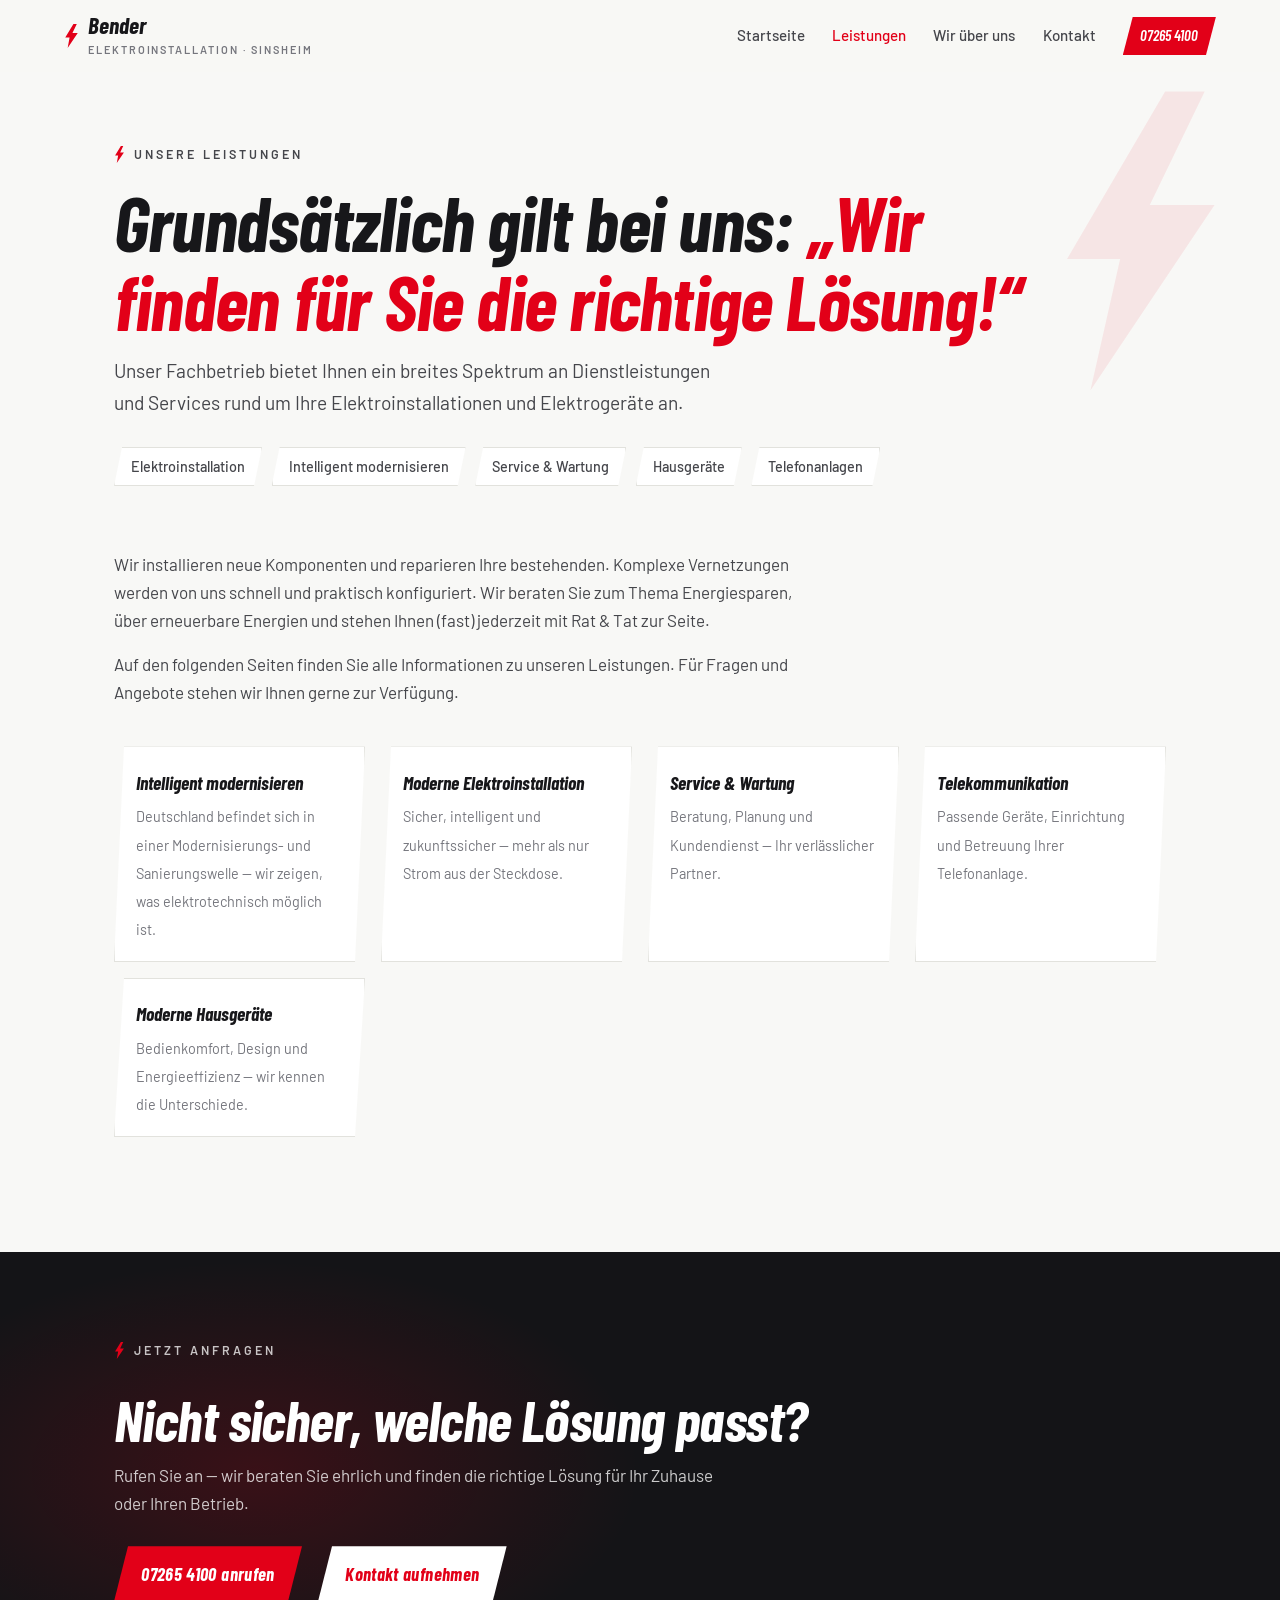
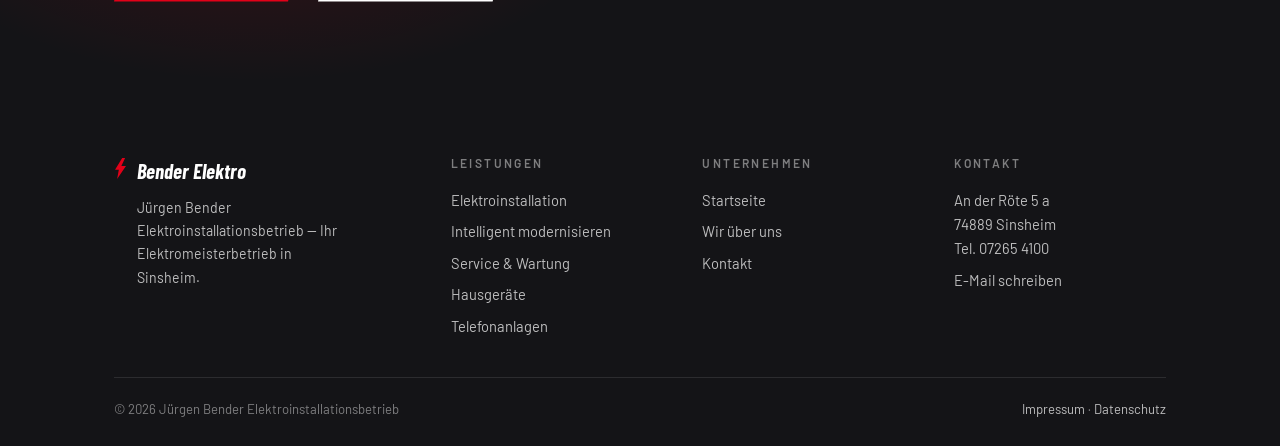
<file: leistungen.html>
<!DOCTYPE html>
<html lang="de">
<head>
<meta charset="UTF-8">
<meta name="viewport" content="width=device-width, initial-scale=1.0">
<title>Unsere Leistungen — Bender Elektro Sinsheim</title>
<meta name="description" content="Elektroinstallation, Intelligent modernisieren, Service & Wartung, Hausgeräte und Telefonanlagen — das Leistungsspektrum von Bender Elektro in Sinsheim.">
<meta name="robots" content="noindex, nofollow">
<meta name="theme-color" content="#f8f8f6">
<link rel="stylesheet" href="css/style.css">
</head>
<body><header class="nav" id="nav">
  <a href="index.html" class="brand" aria-label="Bender Elektro — Startseite">
    <svg class="bolt" viewBox="0 0 60 100" aria-hidden="true"><path d="M38 0 4 56h18L14 100 56 38H34L52 0Z"/></svg>
    <span><span class="brand-name">Bender</span><span class="brand-sub">Elektroinstallation · Sinsheim</span></span>
  </a>
  <nav class="nav-links" id="navlinks">
    <a href="index.html">Startseite</a>
    <a href="leistungen.html" aria-current="page">Leistungen</a>
    <a href="wir-ueber-uns.html">Wir über uns</a>
    <a href="kontakt.html">Kontakt</a>
    <a href="tel:+4972654100" class="nav-tel">07265 4100</a>
  </nav>
  <button class="burger" id="burger" aria-label="Menü öffnen" aria-expanded="false"><span></span><span></span><span></span></button>
</header>
<main>
<section class="subhero">
  <svg class="subhero-bolt" viewBox="0 0 200 340" aria-hidden="true"><path d="M129 4 20 190h59L46 336 184 130h-72L173 4Z"/></svg>
  <div class="wrap">
    <p class="kicker"><svg class="bolt" viewBox="0 0 60 100" aria-hidden="true"><path d="M38 0 4 56h18L14 100 56 38H34L52 0Z"/></svg>Unsere Leistungen</p>
    <h1>Grundsätzlich gilt bei uns: <em>„Wir finden für Sie die richtige Lösung!“</em></h1>
    <p class="lead">Unser Fachbetrieb bietet Ihnen ein breites Spektrum an Dienstleistungen und Services rund um Ihre Elektroinstallationen und Elektrogeräte an.</p>
    <nav class="subnav" aria-label="Leistungsbereiche">
    <a href="elektroinstallation.html">Elektroinstallation</a>
    <a href="intelligent-modernisieren.html">Intelligent modernisieren</a>
    <a href="service-wartung.html">Service &amp; Wartung</a>
    <a href="hausgeraete.html">Hausgeräte</a>
    <a href="telefonanlagen.html">Telefonanlagen</a>
  </nav>
  </div>
</section>
<section class="sec" style="padding-top:0">
  <div class="wrap prose reveal">
    <p>Wir installieren neue Komponenten und reparieren Ihre bestehenden. Komplexe Vernetzungen werden von uns schnell und praktisch konfiguriert. Wir beraten Sie zum Thema Energiesparen, über erneuerbare Energien und stehen Ihnen (fast) jederzeit mit Rat &amp; Tat zur Seite.</p>
    <p>Auf den folgenden Seiten finden Sie alle Informationen zu unseren Leistungen. Für Fragen und Angebote stehen wir Ihnen gerne zur Verfügung.</p>
  </div>
  <div class="wrap" style="margin-top:2.5rem">
    <div class="querverweis-grid">
      <a class="qcard reveal" href="intelligent-modernisieren.html"><b>Intelligent modernisieren</b><span>Deutschland befindet sich in einer Modernisierungs- und Sanierungswelle — wir zeigen, was elektrotechnisch möglich ist.</span></a>
      <a class="qcard reveal" href="elektroinstallation.html"><b>Moderne Elektroinstallation</b><span>Sicher, intelligent und zukunftssicher — mehr als nur Strom aus der Steckdose.</span></a>
      <a class="qcard reveal" href="service-wartung.html"><b>Service &amp; Wartung</b><span>Beratung, Planung und Kundendienst — Ihr verlässlicher Partner.</span></a>
      <a class="qcard reveal" href="telefonanlagen.html"><b>Telekommunikation</b><span>Passende Geräte, Einrichtung und Betreuung Ihrer Telefonanlage.</span></a>
      <a class="qcard reveal" href="hausgeraete.html"><b>Moderne Hausgeräte</b><span>Bedienkomfort, Design und Energieeffizienz — wir kennen die Unterschiede.</span></a>
    </div>
  </div>
</section>
<section class="cta-schluss">
  <div class="wrap">
    <p class="kicker on-dark"><svg class="bolt" viewBox="0 0 60 100" aria-hidden="true"><path d="M38 0 4 56h18L14 100 56 38H34L52 0Z"/></svg>Jetzt anfragen</p>
    <h2>Nicht sicher, welche Lösung passt?</h2>
    <p>Rufen Sie an — wir beraten Sie ehrlich und finden die richtige Lösung für Ihr Zuhause oder Ihren Betrieb.</p>
    <div class="hero-cta">
      <a class="btn btn--rot" href="tel:+4972654100">07265 4100 anrufen</a>
      <a class="btn btn--weiss" href="kontakt.html">Kontakt aufnehmen</a>
    </div>
  </div>
</section>
</main>
<footer class="footer">
  <div class="wrap">
    <div class="footer-grid">
      <div class="footer-brand">
        <svg class="bolt" viewBox="0 0 60 100" aria-hidden="true"><path d="M38 0 4 56h18L14 100 56 38H34L52 0Z"/></svg>
        <div><b>Bender Elektro</b><p>Jürgen Bender Elektroinstallationsbetrieb — Ihr Elektromeisterbetrieb in Sinsheim.</p></div>
      </div>
      <div>
        <h4>Leistungen</h4>
        <nav>
          <a href="elektroinstallation.html">Elektroinstallation</a>
          <a href="intelligent-modernisieren.html">Intelligent modernisieren</a>
          <a href="service-wartung.html">Service &amp; Wartung</a>
          <a href="hausgeraete.html">Hausgeräte</a>
          <a href="telefonanlagen.html">Telefonanlagen</a>
        </nav>
      </div>
      <div>
        <h4>Unternehmen</h4>
        <nav>
          <a href="index.html">Startseite</a>
          <a href="wir-ueber-uns.html">Wir über uns</a>
          <a href="kontakt.html">Kontakt</a>
        </nav>
      </div>
      <div>
        <h4>Kontakt</h4>
        <address>
          An der Röte 5 a<br>74889 Sinsheim<br>
          <a href="tel:+4972654100">Tel. 07265 4100</a>
          <a href="mailto:j.bender.elektrobetrieb@t-online.de">E-Mail schreiben</a>
        </address>
      </div>
    </div>
    <div class="footer-bar">
      <span>© <span id="year"></span> Jürgen Bender Elektroinstallationsbetrieb</span>
      <span><a href="impressum.html">Impressum</a> · <a href="datenschutz.html">Datenschutz</a></span>
    </div>
  </div>
</footer>

<script src="js/main.js"></script>
</body>
</html>
</file>
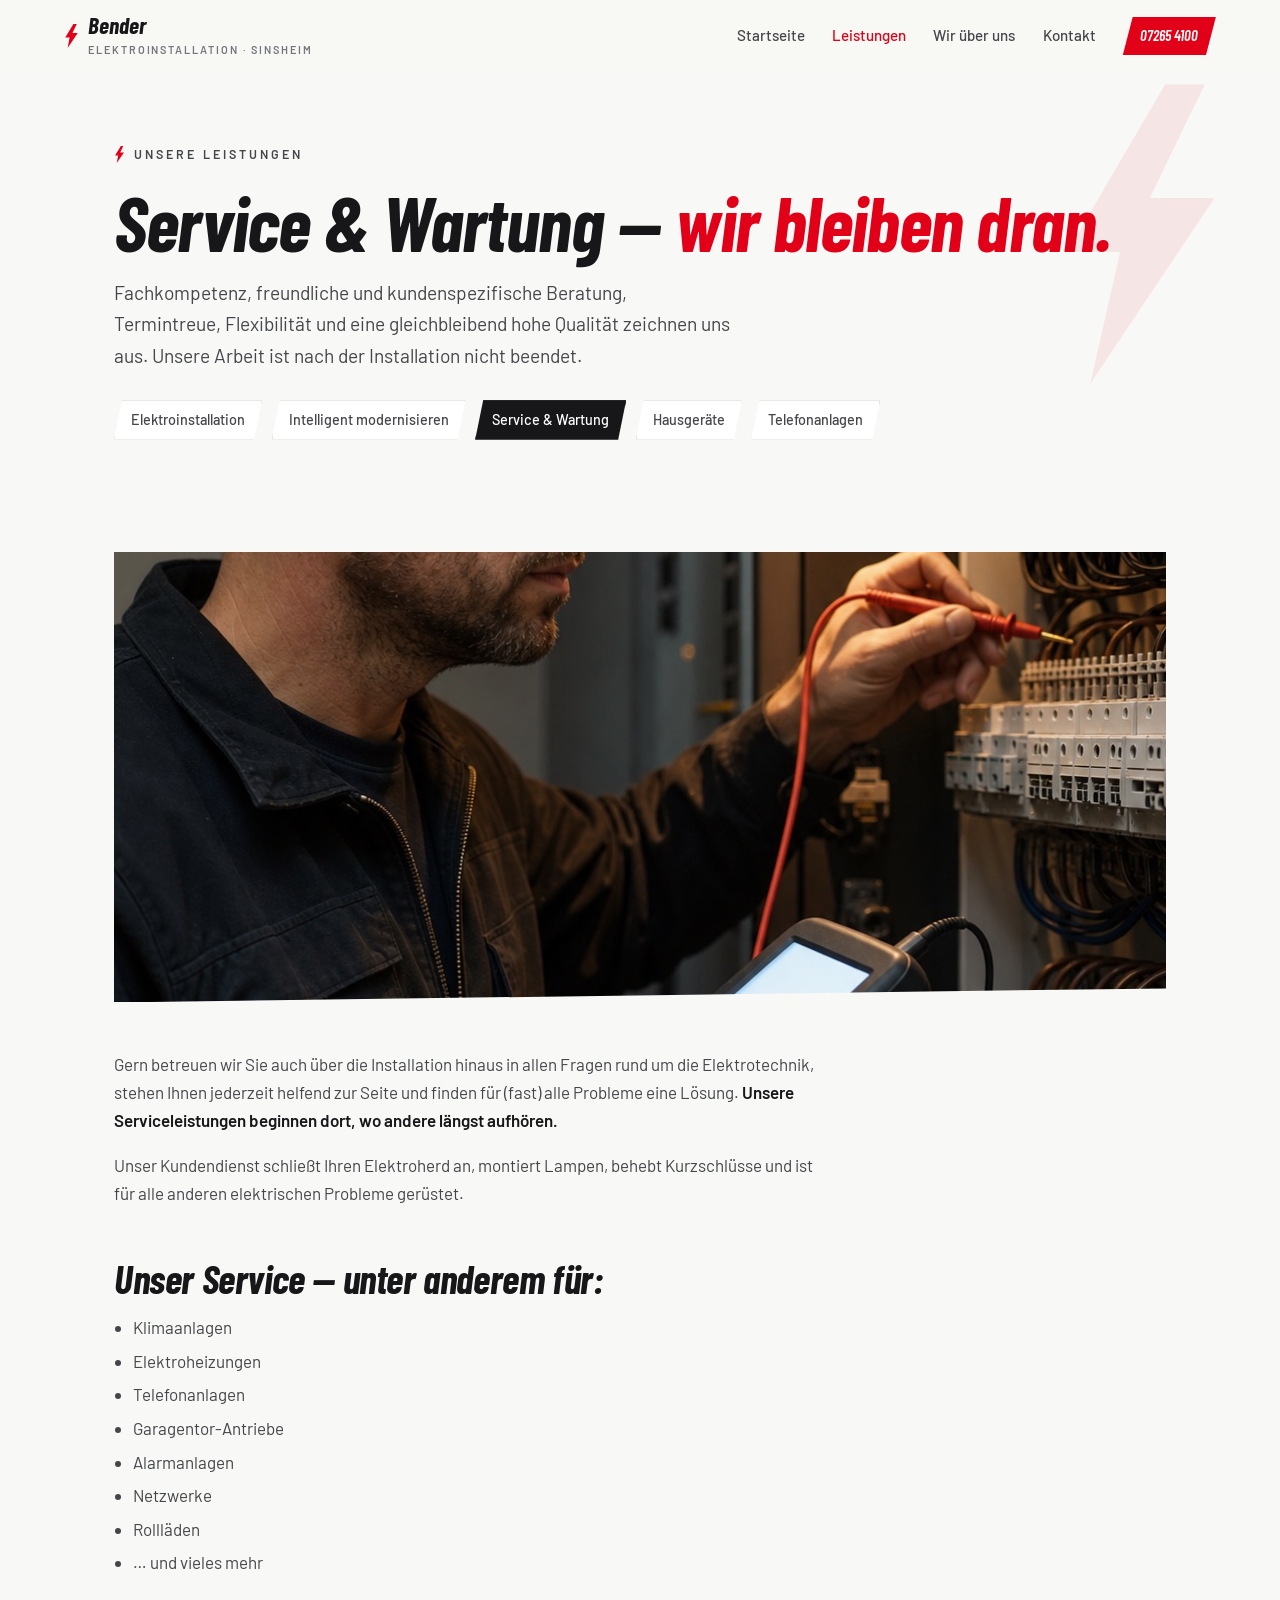
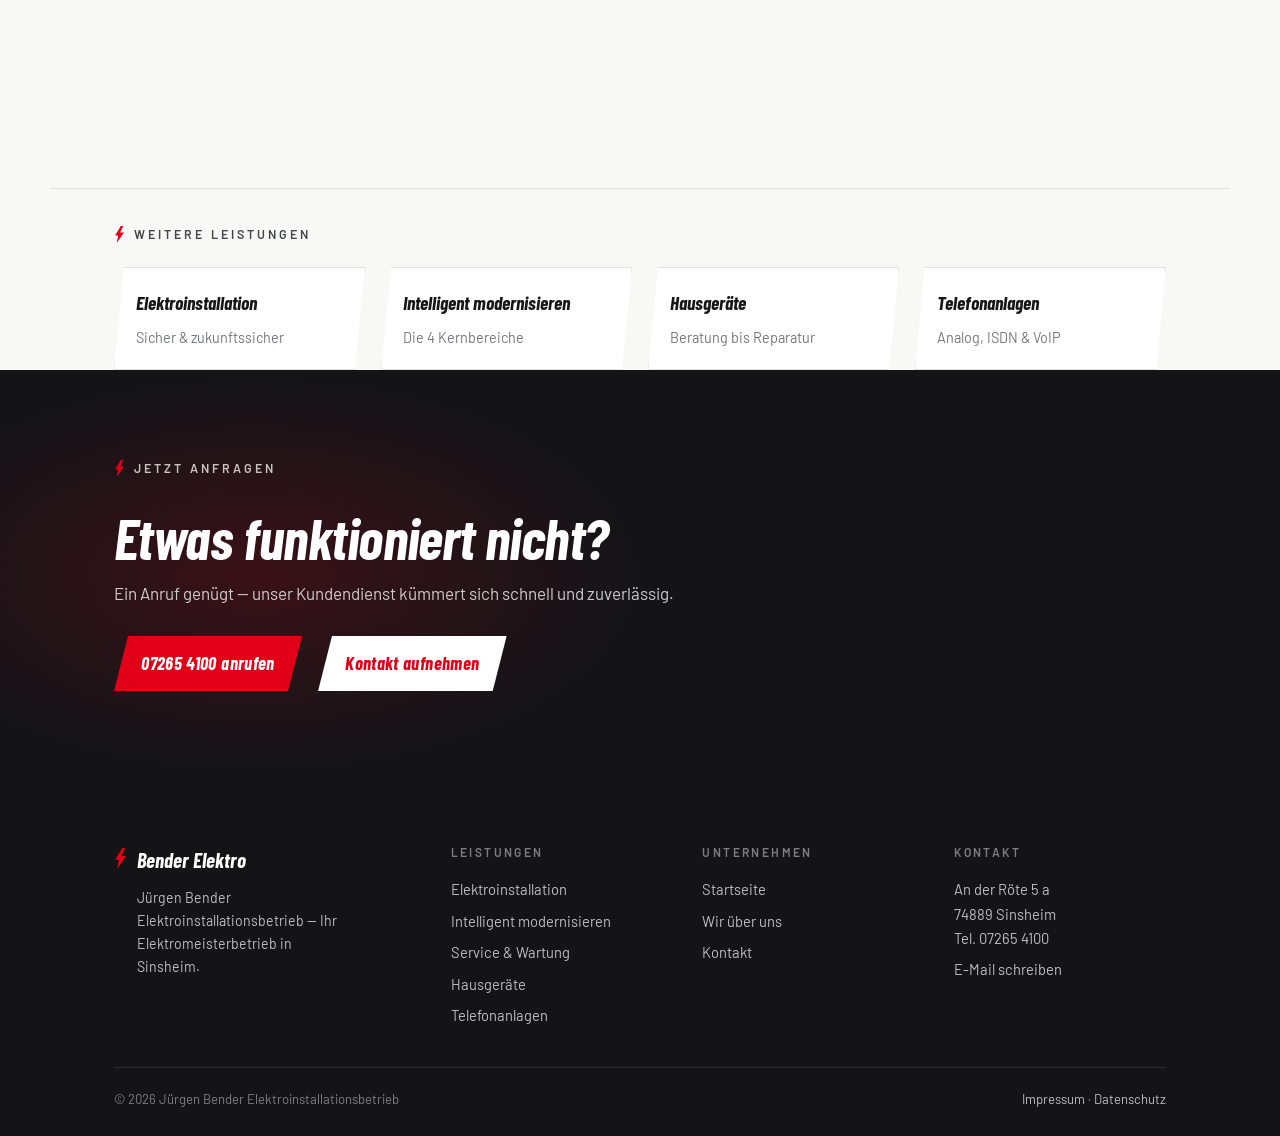
<file: service-wartung.html>
<!DOCTYPE html>
<html lang="de">
<head>
<meta charset="UTF-8">
<meta name="viewport" content="width=device-width, initial-scale=1.0">
<title>Service & Wartung — Bender Elektro Sinsheim</title>
<meta name="description" content="Kundendienst von Bender Elektro Sinsheim: Klimaanlagen, Elektroheizungen, Telefonanlagen, Garagentor-Antriebe, Alarmanlagen, Netzwerke, Rollläden.">
<meta name="robots" content="noindex, nofollow">
<meta name="theme-color" content="#f8f8f6">
<link rel="stylesheet" href="css/style.css">
</head>
<body><header class="nav" id="nav">
  <a href="index.html" class="brand" aria-label="Bender Elektro — Startseite">
    <svg class="bolt" viewBox="0 0 60 100" aria-hidden="true"><path d="M38 0 4 56h18L14 100 56 38H34L52 0Z"/></svg>
    <span><span class="brand-name">Bender</span><span class="brand-sub">Elektroinstallation · Sinsheim</span></span>
  </a>
  <nav class="nav-links" id="navlinks">
    <a href="index.html">Startseite</a>
    <a href="leistungen.html" aria-current="page">Leistungen</a>
    <a href="wir-ueber-uns.html">Wir über uns</a>
    <a href="kontakt.html">Kontakt</a>
    <a href="tel:+4972654100" class="nav-tel">07265 4100</a>
  </nav>
  <button class="burger" id="burger" aria-label="Menü öffnen" aria-expanded="false"><span></span><span></span><span></span></button>
</header>
<main>
<section class="subhero">
  <svg class="subhero-bolt" viewBox="0 0 200 340" aria-hidden="true"><path d="M129 4 20 190h59L46 336 184 130h-72L173 4Z"/></svg>
  <div class="wrap">
    <p class="kicker"><svg class="bolt" viewBox="0 0 60 100" aria-hidden="true"><path d="M38 0 4 56h18L14 100 56 38H34L52 0Z"/></svg>Unsere Leistungen</p>
    <h1>Service &amp; Wartung — <em>wir bleiben dran.</em></h1>
    <p class="lead">Fachkompetenz, freundliche und kundenspezifische Beratung, Termintreue, Flexibilität und eine gleichbleibend hohe Qualität zeichnen uns aus. Unsere Arbeit ist nach der Installation nicht beendet.</p>
    <nav class="subnav" aria-label="Leistungsbereiche">
    <a href="elektroinstallation.html">Elektroinstallation</a>
    <a href="intelligent-modernisieren.html">Intelligent modernisieren</a>
    <a href="service-wartung.html" aria-current="page">Service &amp; Wartung</a>
    <a href="hausgeraete.html">Hausgeräte</a>
    <a href="telefonanlagen.html">Telefonanlagen</a>
  </nav>
  </div>
</section><div class="wrap content-media reveal">
  <figure class="frame" data-slot="service">
    <img src="img/service.jpg" alt="Elektriker beim Kundendienst-Einsatz" loading="lazy">
    <figcaption class="ph"><svg viewBox="0 0 60 100" aria-hidden="true"><path d="M38 0 4 56h18L14 100 56 38H34L52 0Z"/></svg>Bild folgt<br>img/service.jpg</figcaption>
  </figure>
</div>
<section class="sec" style="padding-top:0">
  <div class="wrap prose">
    <p class="reveal">Gern betreuen wir Sie auch über die Installation hinaus in allen Fragen rund um die Elektrotechnik, stehen Ihnen jederzeit helfend zur Seite und finden für (fast) alle Probleme eine Lösung. <b>Unsere Serviceleistungen beginnen dort, wo andere längst aufhören.</b></p>
    <p class="reveal">Unser Kundendienst schließt Ihren Elektroherd an, montiert Lampen, behebt Kurzschlüsse und ist für alle anderen elektrischen Probleme gerüstet.</p>

    <h2 class="reveal">Unser Service — unter anderem für:</h2>
    <ul class="reveal">
      <li>Klimaanlagen</li>
      <li>Elektroheizungen</li>
      <li>Telefonanlagen</li>
      <li>Garagentor-Antriebe</li>
      <li>Alarmanlagen</li>
      <li>Netzwerke</li>
      <li>Rollläden</li>
      <li>… und vieles mehr</li>
    </ul>
  </div>
</section>
<div class="wrap querverweis">
  <p class="kicker"><svg class="bolt" viewBox="0 0 60 100" aria-hidden="true"><path d="M38 0 4 56h18L14 100 56 38H34L52 0Z"/></svg>Weitere Leistungen</p>
  <div class="querverweis-grid">
      <a class="qcard" href="elektroinstallation.html"><b>Elektroinstallation</b><span>Sicher &amp; zukunftssicher</span></a>
      <a class="qcard" href="intelligent-modernisieren.html"><b>Intelligent modernisieren</b><span>Die 4 Kernbereiche</span></a>
      <a class="qcard" href="hausgeraete.html"><b>Hausgeräte</b><span>Beratung bis Reparatur</span></a>
      <a class="qcard" href="telefonanlagen.html"><b>Telefonanlagen</b><span>Analog, ISDN &amp; VoIP</span></a>
  </div>
</div><section class="cta-schluss">
  <div class="wrap">
    <p class="kicker on-dark"><svg class="bolt" viewBox="0 0 60 100" aria-hidden="true"><path d="M38 0 4 56h18L14 100 56 38H34L52 0Z"/></svg>Jetzt anfragen</p>
    <h2>Etwas funktioniert nicht?</h2>
    <p>Ein Anruf genügt — unser Kundendienst kümmert sich schnell und zuverlässig.</p>
    <div class="hero-cta">
      <a class="btn btn--rot" href="tel:+4972654100">07265 4100 anrufen</a>
      <a class="btn btn--weiss" href="kontakt.html">Kontakt aufnehmen</a>
    </div>
  </div>
</section>
</main>
<footer class="footer">
  <div class="wrap">
    <div class="footer-grid">
      <div class="footer-brand">
        <svg class="bolt" viewBox="0 0 60 100" aria-hidden="true"><path d="M38 0 4 56h18L14 100 56 38H34L52 0Z"/></svg>
        <div><b>Bender Elektro</b><p>Jürgen Bender Elektroinstallationsbetrieb — Ihr Elektromeisterbetrieb in Sinsheim.</p></div>
      </div>
      <div>
        <h4>Leistungen</h4>
        <nav>
          <a href="elektroinstallation.html">Elektroinstallation</a>
          <a href="intelligent-modernisieren.html">Intelligent modernisieren</a>
          <a href="service-wartung.html">Service &amp; Wartung</a>
          <a href="hausgeraete.html">Hausgeräte</a>
          <a href="telefonanlagen.html">Telefonanlagen</a>
        </nav>
      </div>
      <div>
        <h4>Unternehmen</h4>
        <nav>
          <a href="index.html">Startseite</a>
          <a href="wir-ueber-uns.html">Wir über uns</a>
          <a href="kontakt.html">Kontakt</a>
        </nav>
      </div>
      <div>
        <h4>Kontakt</h4>
        <address>
          An der Röte 5 a<br>74889 Sinsheim<br>
          <a href="tel:+4972654100">Tel. 07265 4100</a>
          <a href="mailto:j.bender.elektrobetrieb@t-online.de">E-Mail schreiben</a>
        </address>
      </div>
    </div>
    <div class="footer-bar">
      <span>© <span id="year"></span> Jürgen Bender Elektroinstallationsbetrieb</span>
      <span><a href="impressum.html">Impressum</a> · <a href="datenschutz.html">Datenschutz</a></span>
    </div>
  </div>
</footer>

<script src="js/main.js"></script>
</body>
</html>
</file>
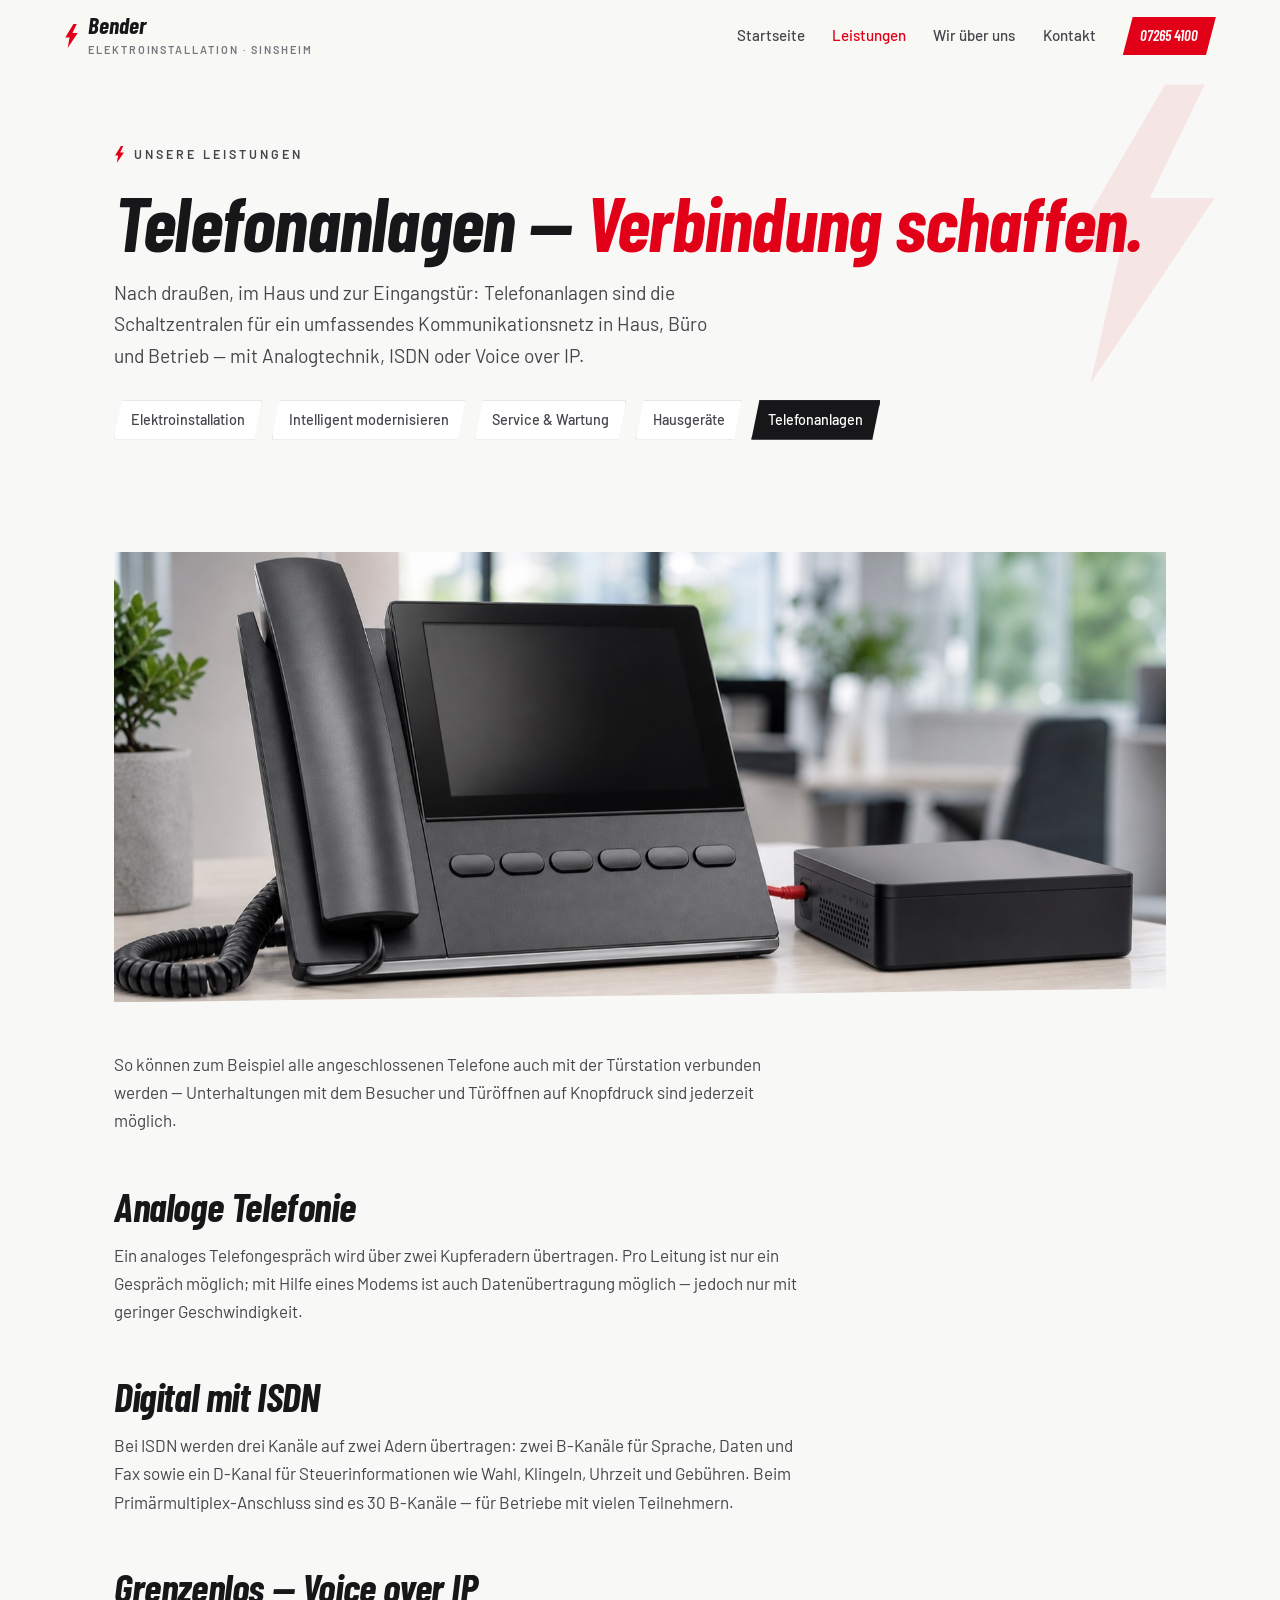
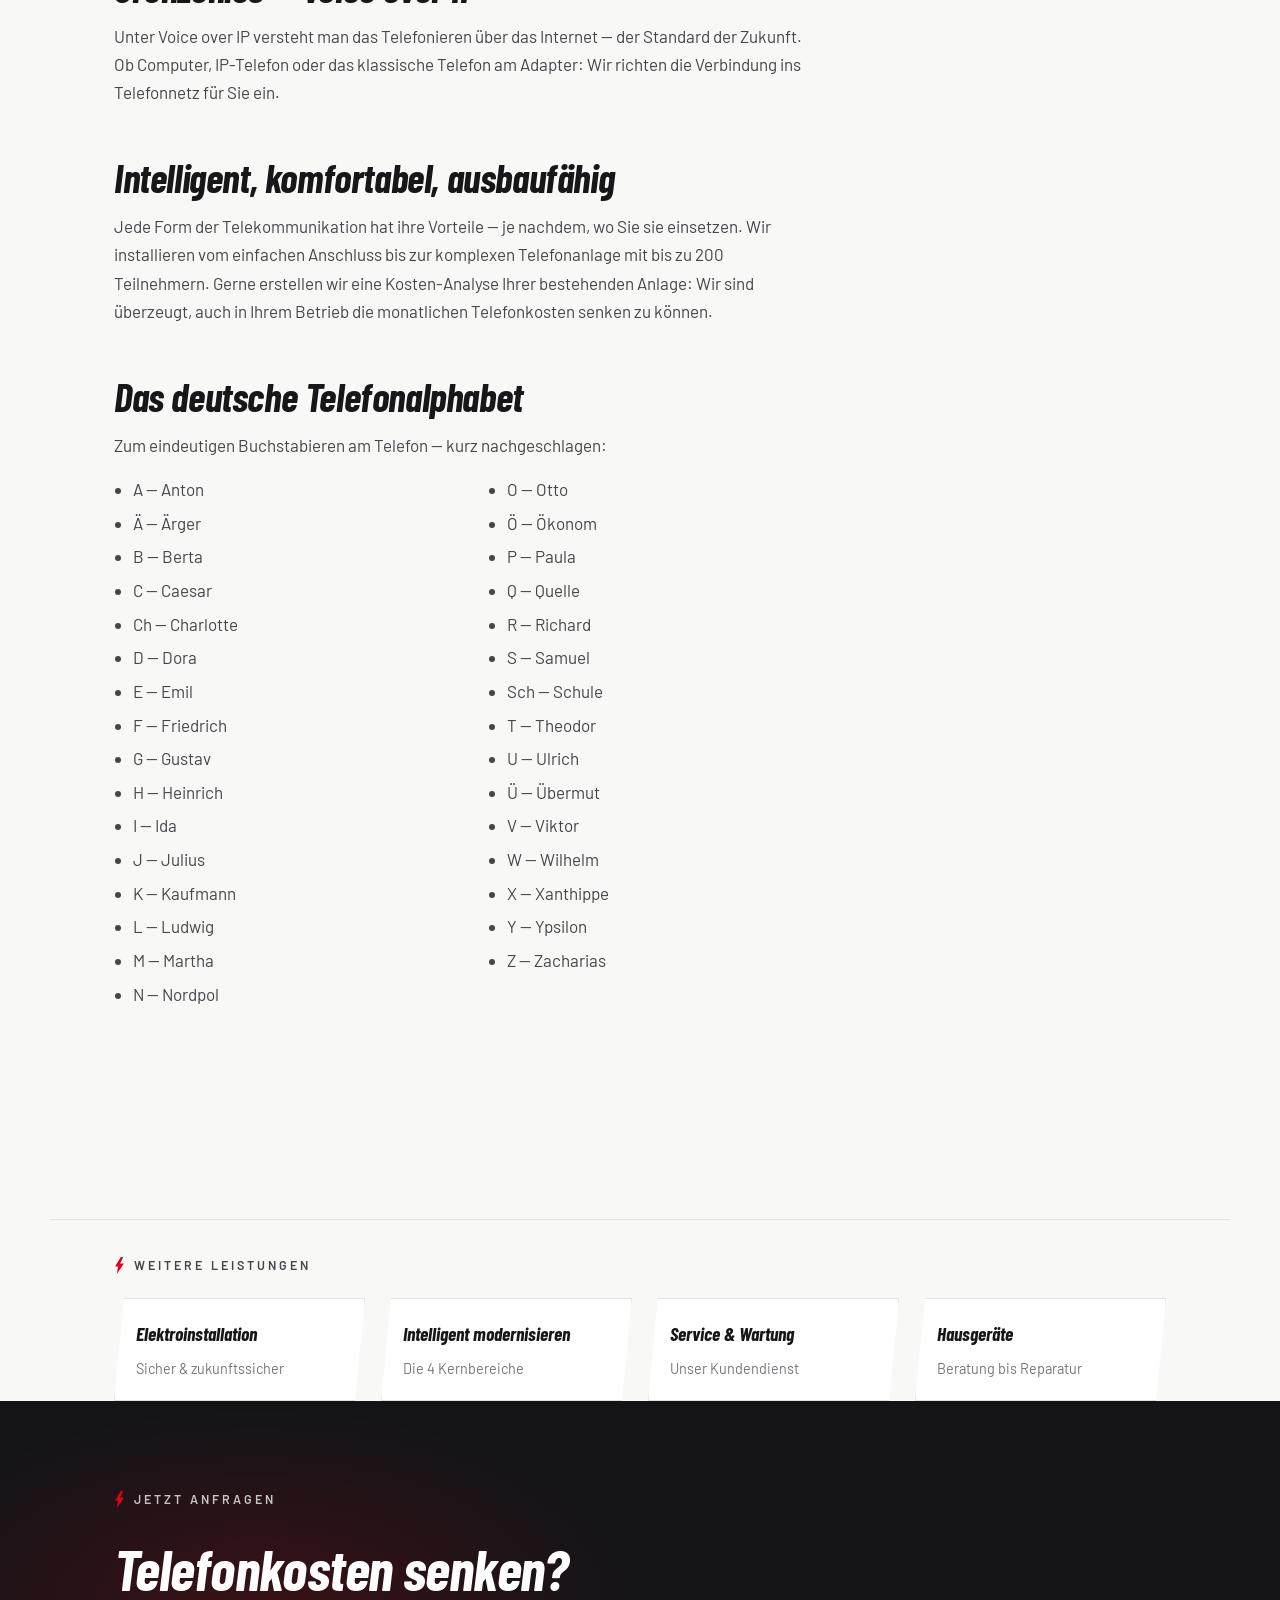
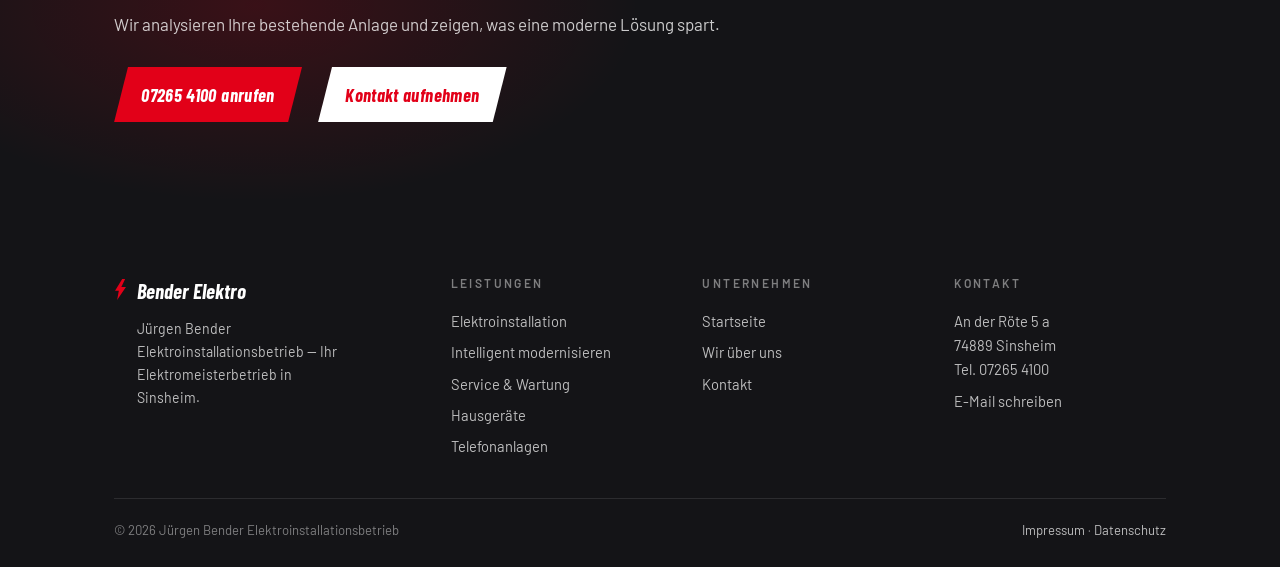
<file: telefonanlagen.html>
<!DOCTYPE html>
<html lang="de">
<head>
<meta charset="UTF-8">
<meta name="viewport" content="width=device-width, initial-scale=1.0">
<title>Telefonanlagen — Bender Elektro Sinsheim</title>
<meta name="description" content="Telefonanlagen für Haus, Büro und Betrieb: vom einfachen Anschluss bis zur Anlage mit 200 Teilnehmern — analog, ISDN und Voice over IP.">
<meta name="robots" content="noindex, nofollow">
<meta name="theme-color" content="#f8f8f6">
<link rel="stylesheet" href="css/style.css">
</head>
<body><header class="nav" id="nav">
  <a href="index.html" class="brand" aria-label="Bender Elektro — Startseite">
    <svg class="bolt" viewBox="0 0 60 100" aria-hidden="true"><path d="M38 0 4 56h18L14 100 56 38H34L52 0Z"/></svg>
    <span><span class="brand-name">Bender</span><span class="brand-sub">Elektroinstallation · Sinsheim</span></span>
  </a>
  <nav class="nav-links" id="navlinks">
    <a href="index.html">Startseite</a>
    <a href="leistungen.html" aria-current="page">Leistungen</a>
    <a href="wir-ueber-uns.html">Wir über uns</a>
    <a href="kontakt.html">Kontakt</a>
    <a href="tel:+4972654100" class="nav-tel">07265 4100</a>
  </nav>
  <button class="burger" id="burger" aria-label="Menü öffnen" aria-expanded="false"><span></span><span></span><span></span></button>
</header>
<main>
<section class="subhero">
  <svg class="subhero-bolt" viewBox="0 0 200 340" aria-hidden="true"><path d="M129 4 20 190h59L46 336 184 130h-72L173 4Z"/></svg>
  <div class="wrap">
    <p class="kicker"><svg class="bolt" viewBox="0 0 60 100" aria-hidden="true"><path d="M38 0 4 56h18L14 100 56 38H34L52 0Z"/></svg>Unsere Leistungen</p>
    <h1>Telefonanlagen — <em>Verbindung schaffen.</em></h1>
    <p class="lead">Nach draußen, im Haus und zur Eingangstür: Telefonanlagen sind die Schaltzentralen für ein umfassendes Kommunikationsnetz in Haus, Büro und Betrieb — mit Analogtechnik, ISDN oder Voice over IP.</p>
    <nav class="subnav" aria-label="Leistungsbereiche">
    <a href="elektroinstallation.html">Elektroinstallation</a>
    <a href="intelligent-modernisieren.html">Intelligent modernisieren</a>
    <a href="service-wartung.html">Service &amp; Wartung</a>
    <a href="hausgeraete.html">Hausgeräte</a>
    <a href="telefonanlagen.html" aria-current="page">Telefonanlagen</a>
  </nav>
  </div>
</section><div class="wrap content-media reveal">
  <figure class="frame" data-slot="telefonanlagen">
    <img src="img/telefonanlagen.jpg" alt="Modernes Telefon im Büro" loading="lazy">
    <figcaption class="ph"><svg viewBox="0 0 60 100" aria-hidden="true"><path d="M38 0 4 56h18L14 100 56 38H34L52 0Z"/></svg>Bild folgt<br>img/telefonanlagen.jpg</figcaption>
  </figure>
</div>
<section class="sec" style="padding-top:0">
  <div class="wrap prose">
    <p class="reveal">So können zum Beispiel alle angeschlossenen Telefone auch mit der Türstation verbunden werden — Unterhaltungen mit dem Besucher und Türöffnen auf Knopfdruck sind jederzeit möglich.</p>

    <h2 class="reveal">Analoge Telefonie</h2>
    <p class="reveal">Ein analoges Telefongespräch wird über zwei Kupferadern übertragen. Pro Leitung ist nur ein Gespräch möglich; mit Hilfe eines Modems ist auch Datenübertragung möglich — jedoch nur mit geringer Geschwindigkeit.</p>

    <h2 class="reveal">Digital mit ISDN</h2>
    <p class="reveal">Bei ISDN werden drei Kanäle auf zwei Adern übertragen: zwei B-Kanäle für Sprache, Daten und Fax sowie ein D-Kanal für Steuerinformationen wie Wahl, Klingeln, Uhrzeit und Gebühren. Beim Primärmultiplex-Anschluss sind es 30 B-Kanäle — für Betriebe mit vielen Teilnehmern.</p>

    <h2 class="reveal">Grenzenlos — Voice over IP</h2>
    <p class="reveal">Unter Voice over IP versteht man das Telefonieren über das Internet — der Standard der Zukunft. Ob Computer, IP-Telefon oder das klassische Telefon am Adapter: Wir richten die Verbindung ins Telefonnetz für Sie ein.</p>

    <h2 class="reveal">Intelligent, komfortabel, ausbaufähig</h2>
    <p class="reveal">Jede Form der Telekommunikation hat ihre Vorteile — je nachdem, wo Sie sie einsetzen. Wir installieren vom einfachen Anschluss bis zur komplexen Telefonanlage mit bis zu 200 Teilnehmern. Gerne erstellen wir eine Kosten-Analyse Ihrer bestehenden Anlage: Wir sind überzeugt, auch in Ihrem Betrieb die monatlichen Telefonkosten senken zu können.</p>

    <h2 class="reveal">Das deutsche Telefonalphabet</h2>
    <p class="reveal">Zum eindeutigen Buchstabieren am Telefon — kurz nachgeschlagen:</p>
    <ul class="zweispaltig reveal">
      <li>A — Anton</li><li>Ä — Ärger</li><li>B — Berta</li><li>C — Caesar</li><li>Ch — Charlotte</li><li>D — Dora</li><li>E — Emil</li><li>F — Friedrich</li><li>G — Gustav</li><li>H — Heinrich</li><li>I — Ida</li><li>J — Julius</li><li>K — Kaufmann</li><li>L — Ludwig</li><li>M — Martha</li><li>N — Nordpol</li><li>O — Otto</li><li>Ö — Ökonom</li><li>P — Paula</li><li>Q — Quelle</li><li>R — Richard</li><li>S — Samuel</li><li>Sch — Schule</li><li>T — Theodor</li><li>U — Ulrich</li><li>Ü — Übermut</li><li>V — Viktor</li><li>W — Wilhelm</li><li>X — Xanthippe</li><li>Y — Ypsilon</li><li>Z — Zacharias</li>
    </ul>
  </div>
</section>
<div class="wrap querverweis">
  <p class="kicker"><svg class="bolt" viewBox="0 0 60 100" aria-hidden="true"><path d="M38 0 4 56h18L14 100 56 38H34L52 0Z"/></svg>Weitere Leistungen</p>
  <div class="querverweis-grid">
      <a class="qcard" href="elektroinstallation.html"><b>Elektroinstallation</b><span>Sicher &amp; zukunftssicher</span></a>
      <a class="qcard" href="intelligent-modernisieren.html"><b>Intelligent modernisieren</b><span>Die 4 Kernbereiche</span></a>
      <a class="qcard" href="service-wartung.html"><b>Service &amp; Wartung</b><span>Unser Kundendienst</span></a>
      <a class="qcard" href="hausgeraete.html"><b>Hausgeräte</b><span>Beratung bis Reparatur</span></a>
  </div>
</div><section class="cta-schluss">
  <div class="wrap">
    <p class="kicker on-dark"><svg class="bolt" viewBox="0 0 60 100" aria-hidden="true"><path d="M38 0 4 56h18L14 100 56 38H34L52 0Z"/></svg>Jetzt anfragen</p>
    <h2>Telefonkosten senken?</h2>
    <p>Wir analysieren Ihre bestehende Anlage und zeigen, was eine moderne Lösung spart.</p>
    <div class="hero-cta">
      <a class="btn btn--rot" href="tel:+4972654100">07265 4100 anrufen</a>
      <a class="btn btn--weiss" href="kontakt.html">Kontakt aufnehmen</a>
    </div>
  </div>
</section>
</main>
<footer class="footer">
  <div class="wrap">
    <div class="footer-grid">
      <div class="footer-brand">
        <svg class="bolt" viewBox="0 0 60 100" aria-hidden="true"><path d="M38 0 4 56h18L14 100 56 38H34L52 0Z"/></svg>
        <div><b>Bender Elektro</b><p>Jürgen Bender Elektroinstallationsbetrieb — Ihr Elektromeisterbetrieb in Sinsheim.</p></div>
      </div>
      <div>
        <h4>Leistungen</h4>
        <nav>
          <a href="elektroinstallation.html">Elektroinstallation</a>
          <a href="intelligent-modernisieren.html">Intelligent modernisieren</a>
          <a href="service-wartung.html">Service &amp; Wartung</a>
          <a href="hausgeraete.html">Hausgeräte</a>
          <a href="telefonanlagen.html">Telefonanlagen</a>
        </nav>
      </div>
      <div>
        <h4>Unternehmen</h4>
        <nav>
          <a href="index.html">Startseite</a>
          <a href="wir-ueber-uns.html">Wir über uns</a>
          <a href="kontakt.html">Kontakt</a>
        </nav>
      </div>
      <div>
        <h4>Kontakt</h4>
        <address>
          An der Röte 5 a<br>74889 Sinsheim<br>
          <a href="tel:+4972654100">Tel. 07265 4100</a>
          <a href="mailto:j.bender.elektrobetrieb@t-online.de">E-Mail schreiben</a>
        </address>
      </div>
    </div>
    <div class="footer-bar">
      <span>© <span id="year"></span> Jürgen Bender Elektroinstallationsbetrieb</span>
      <span><a href="impressum.html">Impressum</a> · <a href="datenschutz.html">Datenschutz</a></span>
    </div>
  </div>
</footer>

<script src="js/main.js"></script>
</body>
</html>
</file>
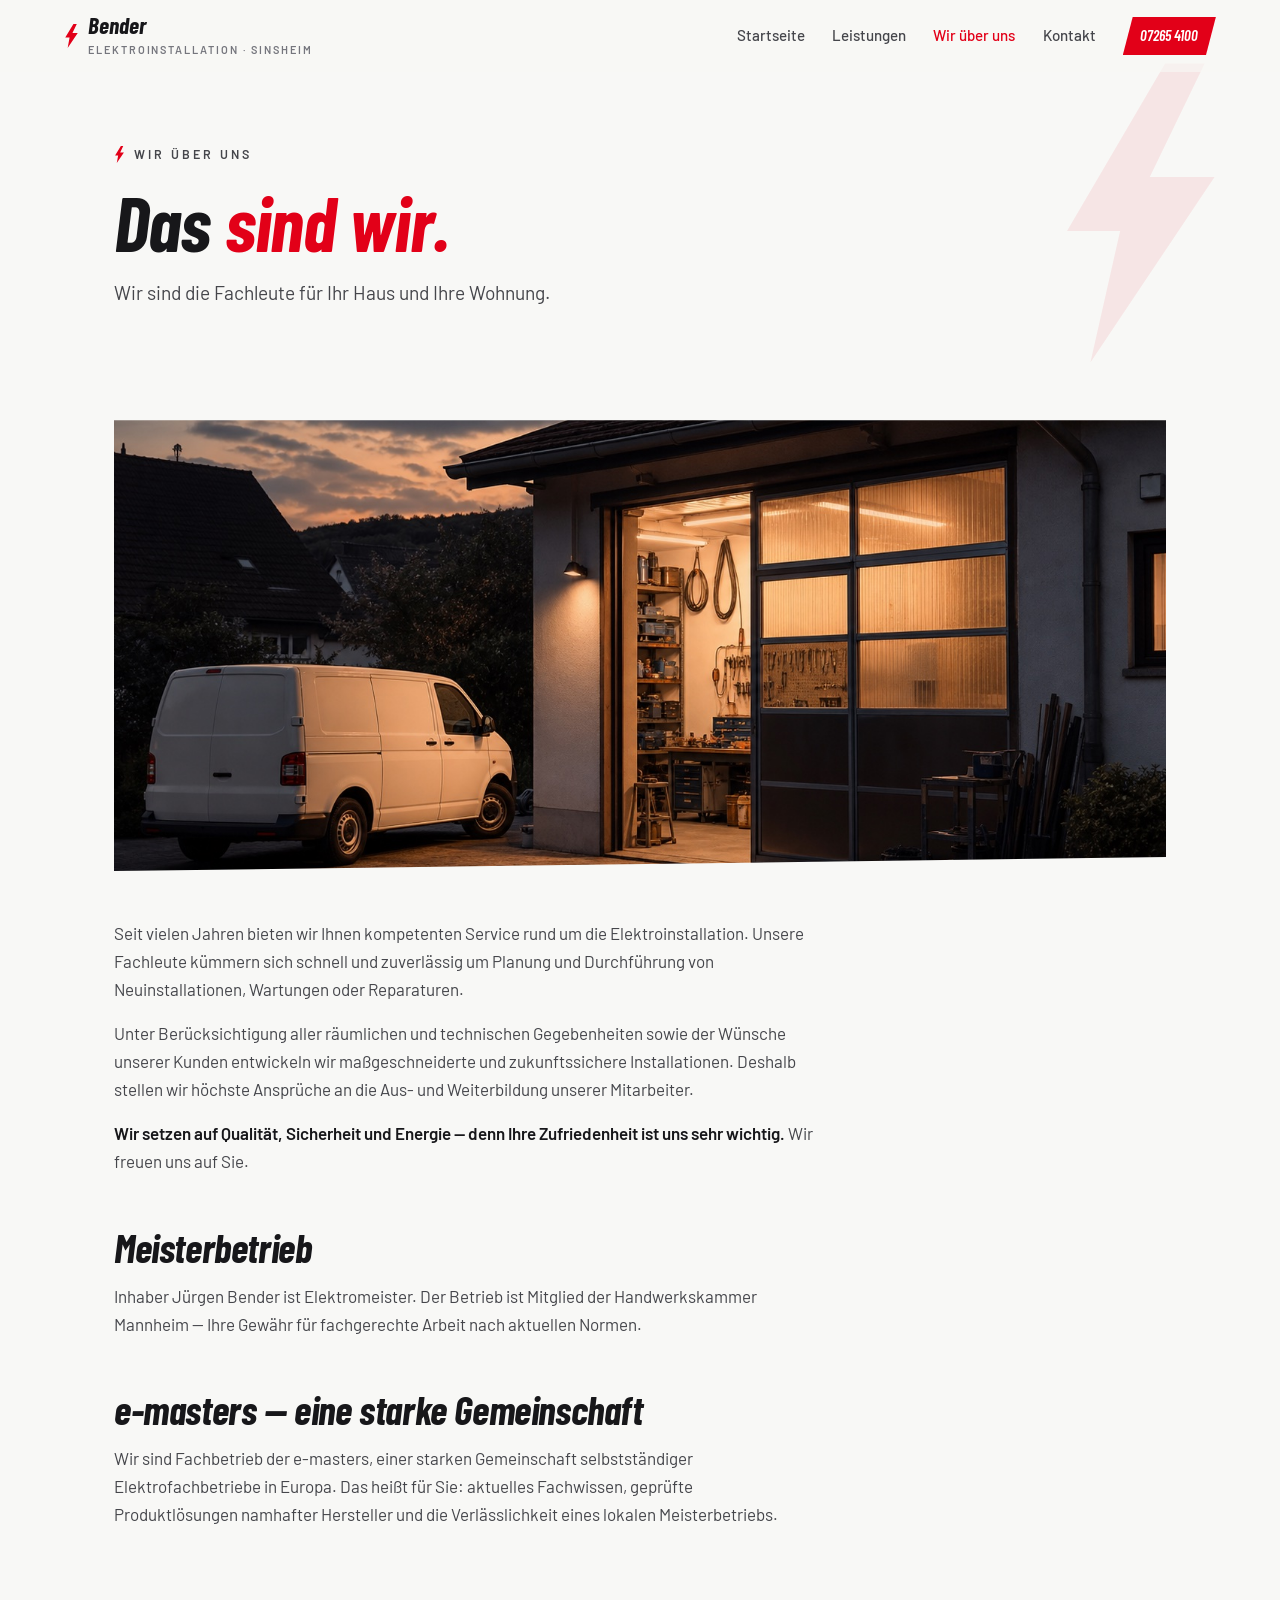
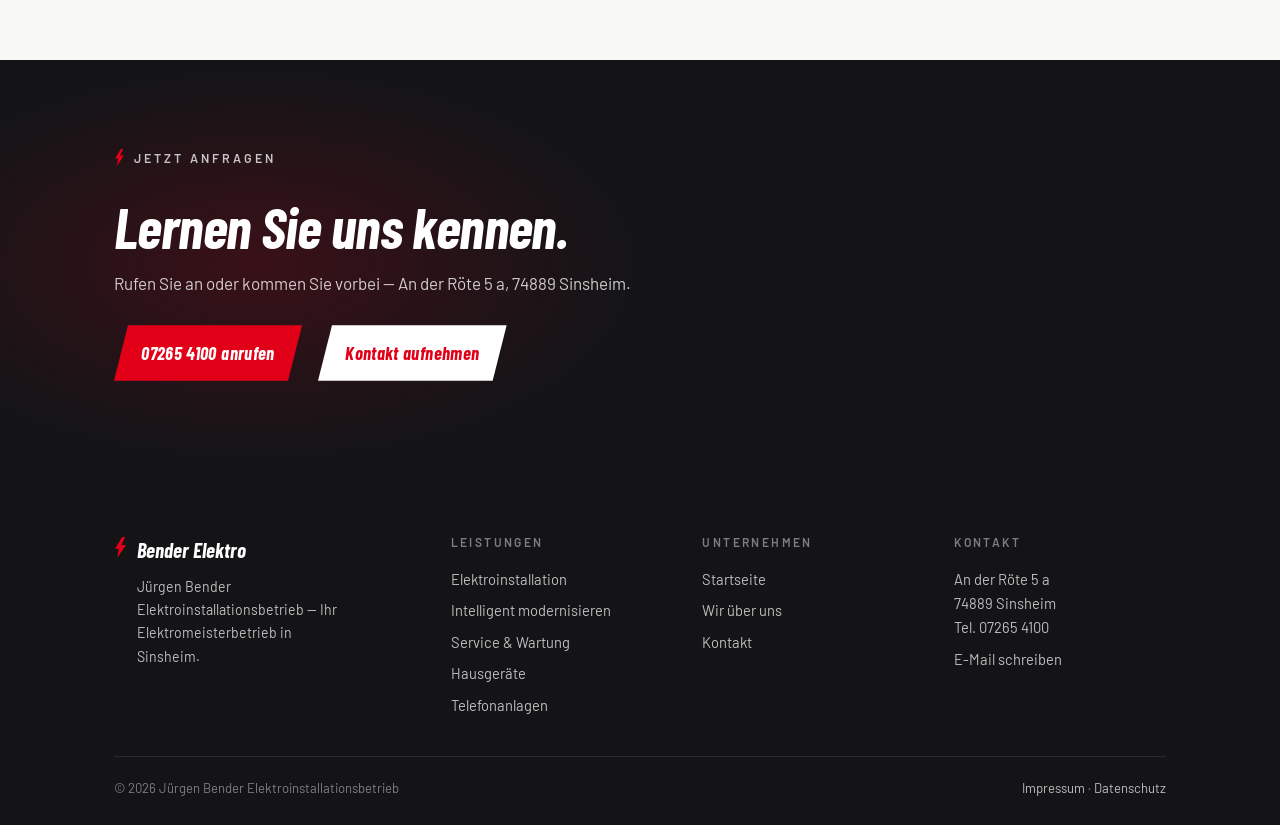
<file: wir-ueber-uns.html>
<!DOCTYPE html>
<html lang="de">
<head>
<meta charset="UTF-8">
<meta name="viewport" content="width=device-width, initial-scale=1.0">
<title>Wir über uns — Bender Elektro Sinsheim</title>
<meta name="description" content="Jürgen Bender Elektroinstallationsbetrieb, Sinsheim: Meisterbetrieb und e-masters-Fachbetrieb — Qualität, Sicherheit und Energie.">
<meta name="robots" content="noindex, nofollow">
<meta name="theme-color" content="#f8f8f6">
<link rel="stylesheet" href="css/style.css">
</head>
<body><header class="nav" id="nav">
  <a href="index.html" class="brand" aria-label="Bender Elektro — Startseite">
    <svg class="bolt" viewBox="0 0 60 100" aria-hidden="true"><path d="M38 0 4 56h18L14 100 56 38H34L52 0Z"/></svg>
    <span><span class="brand-name">Bender</span><span class="brand-sub">Elektroinstallation · Sinsheim</span></span>
  </a>
  <nav class="nav-links" id="navlinks">
    <a href="index.html">Startseite</a>
    <a href="leistungen.html">Leistungen</a>
    <a href="wir-ueber-uns.html" aria-current="page">Wir über uns</a>
    <a href="kontakt.html">Kontakt</a>
    <a href="tel:+4972654100" class="nav-tel">07265 4100</a>
  </nav>
  <button class="burger" id="burger" aria-label="Menü öffnen" aria-expanded="false"><span></span><span></span><span></span></button>
</header>
<main>
<section class="subhero">
  <svg class="subhero-bolt" viewBox="0 0 200 340" aria-hidden="true"><path d="M129 4 20 190h59L46 336 184 130h-72L173 4Z"/></svg>
  <div class="wrap">
    <p class="kicker"><svg class="bolt" viewBox="0 0 60 100" aria-hidden="true"><path d="M38 0 4 56h18L14 100 56 38H34L52 0Z"/></svg>Wir über uns</p>
    <h1>Das <em>sind wir.</em></h1>
    <p class="lead">Wir sind die Fachleute für Ihr Haus und Ihre Wohnung.</p>
    
  </div>
</section><div class="wrap content-media reveal">
  <figure class="frame" data-slot="betrieb">
    <img src="img/betrieb.jpg" alt="Der Betrieb von Jürgen Bender in Sinsheim" loading="lazy">
    <figcaption class="ph"><svg viewBox="0 0 60 100" aria-hidden="true"><path d="M38 0 4 56h18L14 100 56 38H34L52 0Z"/></svg>Bild folgt<br>img/betrieb.jpg</figcaption>
  </figure>
</div>
<section class="sec" style="padding-top:0">
  <div class="wrap prose">
    <p class="reveal">Seit vielen Jahren bieten wir Ihnen kompetenten Service rund um die Elektroinstallation. Unsere Fachleute kümmern sich schnell und zuverlässig um Planung und Durchführung von Neuinstallationen, Wartungen oder Reparaturen.</p>
    <p class="reveal">Unter Berücksichtigung aller räumlichen und technischen Gegebenheiten sowie der Wünsche unserer Kunden entwickeln wir maßgeschneiderte und zukunftssichere Installationen. Deshalb stellen wir höchste Ansprüche an die Aus- und Weiterbildung unserer Mitarbeiter.</p>
    <p class="reveal"><b>Wir setzen auf Qualität, Sicherheit und Energie — denn Ihre Zufriedenheit ist uns sehr wichtig.</b> Wir freuen uns auf Sie.</p>

    <h2 class="reveal">Meisterbetrieb</h2>
    <p class="reveal">Inhaber Jürgen Bender ist Elektromeister. Der Betrieb ist Mitglied der Handwerkskammer Mannheim — Ihre Gewähr für fachgerechte Arbeit nach aktuellen Normen.</p>

    <h2 class="reveal">e-masters — eine starke Gemeinschaft</h2>
    <p class="reveal">Wir sind Fachbetrieb der e-masters, einer starken Gemeinschaft selbstständiger Elektrofachbetriebe in Europa. Das heißt für Sie: aktuelles Fachwissen, geprüfte Produktlösungen namhafter Hersteller und die Verlässlichkeit eines lokalen Meisterbetriebs.</p>
  </div>
</section>
<section class="cta-schluss">
  <div class="wrap">
    <p class="kicker on-dark"><svg class="bolt" viewBox="0 0 60 100" aria-hidden="true"><path d="M38 0 4 56h18L14 100 56 38H34L52 0Z"/></svg>Jetzt anfragen</p>
    <h2>Lernen Sie uns kennen.</h2>
    <p>Rufen Sie an oder kommen Sie vorbei — An der Röte 5 a, 74889 Sinsheim.</p>
    <div class="hero-cta">
      <a class="btn btn--rot" href="tel:+4972654100">07265 4100 anrufen</a>
      <a class="btn btn--weiss" href="kontakt.html">Kontakt aufnehmen</a>
    </div>
  </div>
</section>
</main>
<footer class="footer">
  <div class="wrap">
    <div class="footer-grid">
      <div class="footer-brand">
        <svg class="bolt" viewBox="0 0 60 100" aria-hidden="true"><path d="M38 0 4 56h18L14 100 56 38H34L52 0Z"/></svg>
        <div><b>Bender Elektro</b><p>Jürgen Bender Elektroinstallationsbetrieb — Ihr Elektromeisterbetrieb in Sinsheim.</p></div>
      </div>
      <div>
        <h4>Leistungen</h4>
        <nav>
          <a href="elektroinstallation.html">Elektroinstallation</a>
          <a href="intelligent-modernisieren.html">Intelligent modernisieren</a>
          <a href="service-wartung.html">Service &amp; Wartung</a>
          <a href="hausgeraete.html">Hausgeräte</a>
          <a href="telefonanlagen.html">Telefonanlagen</a>
        </nav>
      </div>
      <div>
        <h4>Unternehmen</h4>
        <nav>
          <a href="index.html">Startseite</a>
          <a href="wir-ueber-uns.html">Wir über uns</a>
          <a href="kontakt.html">Kontakt</a>
        </nav>
      </div>
      <div>
        <h4>Kontakt</h4>
        <address>
          An der Röte 5 a<br>74889 Sinsheim<br>
          <a href="tel:+4972654100">Tel. 07265 4100</a>
          <a href="mailto:j.bender.elektrobetrieb@t-online.de">E-Mail schreiben</a>
        </address>
      </div>
    </div>
    <div class="footer-bar">
      <span>© <span id="year"></span> Jürgen Bender Elektroinstallationsbetrieb</span>
      <span><a href="impressum.html">Impressum</a> · <a href="datenschutz.html">Datenschutz</a></span>
    </div>
  </div>
</footer>

<script src="js/main.js"></script>
</body>
</html>
</file>
<file: css/style.css>
/* ============================================================
   Bender Elektro · Sinsheim — V2 „Der rote Blitz"
   Farbwelt aus dem Original-Logo: Signal-Rot / Fast-Schwarz / Weiß
   Typo: Barlow Condensed Italic (Logo-Echo) + Barlow
   ============================================================ */

@font-face{font-family:'Barlow Condensed';font-style:normal;font-weight:500;font-display:swap;src:url('../fonts/barlow-condensed-latin-500-normal.woff2') format('woff2')}
@font-face{font-family:'Barlow Condensed';font-style:italic;font-weight:600;font-display:swap;src:url('../fonts/barlow-condensed-latin-600-italic.woff2') format('woff2')}
@font-face{font-family:'Barlow Condensed';font-style:italic;font-weight:700;font-display:swap;src:url('../fonts/barlow-condensed-latin-700-italic.woff2') format('woff2')}
@font-face{font-family:'Barlow';font-style:normal;font-weight:400;font-display:swap;src:url('../fonts/barlow-latin-400-normal.woff2') format('woff2')}
@font-face{font-family:'Barlow';font-style:normal;font-weight:500;font-display:swap;src:url('../fonts/barlow-latin-500-normal.woff2') format('woff2')}
@font-face{font-family:'Barlow';font-style:normal;font-weight:600;font-display:swap;src:url('../fonts/barlow-latin-600-normal.woff2') format('woff2')}

:root{
  --paper:#f8f8f6;
  --white:#ffffff;
  --paper-2:#efefeb;
  --ink:#17171a;
  --ink-soft:#45464b;
  --muted:#75767d;
  --line:#e2e2dd;
  --rot:#e20018;
  --rot-dunkel:#b30013;
  --dark:#141417;
  --dark-2:#1c1c20;
  --font:'Barlow',system-ui,Arial,sans-serif;
  --display:'Barlow Condensed','Barlow',sans-serif;
  --maxw:1180px;
  --pad:clamp(1.25rem,5vw,4rem);
  /* Der Blitz-Winkel — eine Schräge für alles */
  --cut:14px;
  --ease-out:cubic-bezier(.23,1,.32,1);
  --ease-in-out:cubic-bezier(.77,0,.175,1);
  --ease-drawer:cubic-bezier(.32,.72,0,1);
}

*{margin:0;padding:0;box-sizing:border-box}
html{scroll-behavior:smooth}
@media (prefers-reduced-motion:reduce){html{scroll-behavior:auto}}
body{
  font-family:var(--font);
  background:var(--paper);
  color:var(--ink);
  line-height:1.65;
  font-size:1.0625rem;
  overflow-x:hidden;
  -webkit-font-smoothing:antialiased;
}
::selection{background:var(--rot);color:#fff}
img{max-width:100%;display:block}
a{color:inherit}
:focus-visible{outline:2px solid var(--rot);outline-offset:3px}

.wrap{max-width:var(--maxw);margin:0 auto;padding-left:var(--pad);padding-right:var(--pad)}

/* ---------- Typo ---------- */
h1,h2,h3{font-family:var(--display);font-style:italic;font-weight:700;line-height:1.02;letter-spacing:-.01em;text-wrap:balance}
h1{font-size:clamp(2.9rem,8vw,6.2rem)}
h2{font-size:clamp(2.1rem,4.8vw,3.6rem)}
h3{font-size:clamp(1.35rem,2.4vw,1.75rem);line-height:1.12}
h1 em,h2 em{font-style:italic;color:var(--rot)}
p{max-width:62ch}

.kicker{
  display:flex;align-items:center;gap:.55rem;
  font-family:var(--font);font-weight:600;font-size:.78rem;
  letter-spacing:.24em;text-transform:uppercase;color:var(--ink-soft);
  margin-bottom:1.1rem;
}
.kicker .bolt{width:11px;height:17px;flex:none}
.kicker.on-dark{color:rgba(255,255,255,.75)}
.kicker.on-rot{color:rgba(255,255,255,.85)}

.bolt{display:inline-block;fill:var(--rot)}
.bolt.weiss{fill:#fff}

/* ---------- Buttons ---------- */
.btn{
  position:relative;display:inline-flex;align-items:center;gap:.6rem;
  font-family:var(--display);font-style:italic;font-weight:700;
  font-size:1.15rem;letter-spacing:.02em;text-decoration:none;
  padding:.78rem 1.7rem;border:none;cursor:pointer;
  clip-path:polygon(var(--cut) 0,100% 0,calc(100% - var(--cut)) 100%,0 100%);
  transition:transform 160ms var(--ease-out),background 160ms ease,color 160ms ease;
}
.btn--rot{background:var(--rot);color:#fff}
.btn--rot:hover{background:var(--rot-dunkel)}
.btn--ink{background:var(--ink);color:#fff}
.btn--ink:hover{background:#000}
.btn--ghost{background:transparent;color:var(--ink);box-shadow:inset 0 0 0 1.5px var(--ink)}
.btn--ghost:hover{background:var(--ink);color:#fff}
.btn--weiss{background:#fff;color:var(--rot)}
.btn--weiss:hover{background:var(--paper-2)}

/* ---------- Nav ---------- */
.nav{
  position:fixed;top:0;left:0;right:0;z-index:60;
  display:flex;align-items:center;justify-content:space-between;
  padding:.8rem var(--pad);
  background:rgba(248,248,246,.6);
  backdrop-filter:blur(0px);
  transition:background 240ms ease,box-shadow 240ms ease;
}
.nav.scrolled{background:rgba(248,248,246,.92);backdrop-filter:blur(14px);box-shadow:0 1px 0 var(--line)}
.brand{display:flex;align-items:center;gap:.55rem;text-decoration:none}
.brand svg{width:15px;height:24px}
.brand-name{font-family:var(--display);font-style:italic;font-weight:700;font-size:1.45rem;line-height:1}
.brand-sub{font-size:.68rem;font-weight:600;letter-spacing:.18em;text-transform:uppercase;color:var(--muted);display:block;font-family:var(--font);font-style:normal}
.nav-links{display:flex;align-items:center;gap:1.7rem}
.nav-links a{font-weight:500;font-size:.95rem;text-decoration:none;color:var(--ink-soft);transition:color 160ms ease}
.nav-links a:hover,.nav-links a[aria-current]{color:var(--rot)}
.nav-tel{
  font-family:var(--display);font-style:italic;font-weight:700;font-size:1.05rem;
  color:#fff !important;background:var(--rot);padding:.42rem 1.1rem;
  clip-path:polygon(10px 0,100% 0,calc(100% - 10px) 100%,0 100%);
  transition:background 160ms ease,transform 160ms var(--ease-out);
}
.nav-tel:hover{background:var(--rot-dunkel)}
.burger{display:none;background:none;border:none;cursor:pointer;padding:.4rem;z-index:70}
.burger span{display:block;width:26px;height:2.5px;background:var(--ink);margin:5.5px 0;transition:transform 240ms var(--ease-out),opacity 240ms var(--ease-out)}
.burger[aria-expanded="true"] span:nth-child(1){transform:translateY(8px) rotate(45deg)}
.burger[aria-expanded="true"] span:nth-child(2){opacity:0}
.burger[aria-expanded="true"] span:nth-child(3){transform:translateY(-8px) rotate(-45deg)}

@media (max-width:860px){
  .burger{display:block}
  .nav-links{
    position:fixed;inset:0;flex-direction:column;justify-content:center;gap:2rem;
    background:var(--paper);transform:translateX(100%);transition:transform 300ms var(--ease-drawer);
  }
  .nav-links.open{transform:translateX(0)}
  .nav-links a{font-family:var(--display);font-style:italic;font-weight:700;font-size:1.9rem;color:var(--ink)}
  .nav-tel{font-size:1.5rem}
}

/* ---------- Hero (Start) ---------- */
.hero{
  position:relative;min-height:92svh;display:flex;align-items:center;
  padding:clamp(7rem,14vh,10rem) 0 clamp(3rem,7vh,5rem);
}
.hero-grid{display:grid;grid-template-columns:1.15fr .85fr;gap:clamp(2rem,5vw,4.5rem);align-items:center}
.hero h1{margin:.4rem 0 1.4rem}
.hero-sub{font-size:clamp(1.05rem,1.6vw,1.25rem);color:var(--ink-soft);max-width:34rem;margin-bottom:2.2rem}
.hero-cta{display:flex;gap:1rem;flex-wrap:wrap;align-items:center}
.hero-note{font-size:.85rem;color:var(--muted);margin-top:1.4rem}

.hero-media{position:relative}
.hero-media .frame{
  aspect-ratio:4/5;
  clip-path:polygon(0 0,100% 4%,100% 100%,0 96%);
}
/* Der große Blitz — zeichnet sich beim Laden */
.hero-bolt{
  position:absolute;z-index:-1;
  top:6%;right:-4%;width:min(34vw,430px);height:auto;
  opacity:.9;pointer-events:none;
}
.hero-bolt path{
  fill:none;stroke:var(--rot);stroke-width:2.5;
  stroke-dasharray:1200;stroke-dashoffset:1200;
}
.js .hero-bolt path{animation:draw 1.6s .3s ease forwards}
@keyframes draw{to{stroke-dashoffset:0}}
.hero-bolt .fillpath{stroke:none;fill:var(--rot);opacity:0}
.js .hero-bolt .fillpath{animation:boltfill .5s 1.7s ease forwards}
@keyframes boltfill{to{opacity:.06}}

@media (max-width:860px){
  .hero{min-height:auto}
  .hero-grid{grid-template-columns:1fr}
  .hero-media{max-width:420px}
  .hero-bolt{right:2%;top:-2%;width:44vw}
}

/* ---------- Bild-Slots ---------- */
.frame{position:relative;background:var(--paper-2);overflow:hidden}
.frame img{width:100%;height:100%;object-fit:cover;transition:transform 380ms var(--ease-out)}
.frame.empty img{visibility:hidden}
.frame .ph{
  position:absolute;inset:0;display:none;align-items:center;justify-content:center;flex-direction:column;gap:.7rem;
  color:var(--muted);font-size:.8rem;letter-spacing:.12em;text-transform:uppercase;text-align:center;padding:1rem;
  background:
    linear-gradient(135deg,var(--paper-2) 0 48%,#e9e9e4 48% 52%,var(--paper-2) 52% 100%);
}
.frame.empty .ph{display:flex}
.frame .ph svg{width:22px;height:34px;fill:#d4d4cd}

/* ---------- Sektionen ---------- */
.sec{padding:clamp(4rem,9vw,7.5rem) 0}
.sec-head{margin-bottom:clamp(2.2rem,5vw,3.8rem)}
.sec-head p.lead{font-size:clamp(1.05rem,1.5vw,1.2rem);color:var(--ink-soft);margin-top:1.1rem}

/* Leistungsversprechen — Zeilen mit Blitz-Markern */
.versprechen{background:var(--white);border-top:1px solid var(--line);border-bottom:1px solid var(--line)}
.vgrid{display:grid;grid-template-columns:repeat(2,1fr);gap:clamp(1.5rem,3.5vw,3rem) clamp(2rem,5vw,4.5rem)}
.vitem{display:flex;gap:1.1rem;align-items:flex-start}
.vitem .bolt{width:14px;height:22px;flex:none;margin-top:.35rem}
.vitem h3{margin-bottom:.35rem}
.vitem p{color:var(--ink-soft);font-size:1rem}
@media (max-width:720px){.vgrid{grid-template-columns:1fr}}

/* Leistungs-Bänder (Start) */
.band{display:grid;grid-template-columns:1fr 1fr;gap:clamp(2rem,5vw,4.5rem);align-items:center;padding:clamp(2.4rem,5vw,3.6rem) 0}
.band + .band{border-top:1px solid var(--line)}
.band:nth-child(odd) .band-media{order:-1}
.band-media .frame{aspect-ratio:4/3;clip-path:polygon(0 0,100% 3%,100% 100%,0 97%)}
.band-nr{
  font-family:var(--display);font-style:italic;font-weight:700;
  font-size:.95rem;color:var(--rot);letter-spacing:.06em;display:block;margin-bottom:.5rem;
}
.band h3{font-size:clamp(1.7rem,3.2vw,2.4rem);margin-bottom:.7rem}
.band p{color:var(--ink-soft);margin-bottom:1.3rem}
.mehr{
  display:inline-flex;align-items:center;gap:.45rem;
  font-family:var(--display);font-style:italic;font-weight:700;font-size:1.1rem;
  color:var(--rot);text-decoration:none;
}
.mehr::after{content:'→';transition:transform 180ms var(--ease-out)}
@media (max-width:820px){
  .band{grid-template-columns:1fr;gap:1.4rem}
  .band:nth-child(odd) .band-media{order:0}
}

/* Rotes Vollband (Rauchmelder / Notruf) */
.rotband{background:var(--rot);color:#fff;padding:clamp(3.5rem,8vw,6rem) 0;position:relative;overflow:hidden}
.rotband h2{color:#fff}
.rotband p{color:rgba(255,255,255,.92)}
.rotband .big-tel{
  font-family:var(--display);font-style:italic;font-weight:700;
  font-size:clamp(2.4rem,7vw,5rem);color:#fff;text-decoration:none;display:inline-block;line-height:1;
  margin:.8rem 0 1.2rem;
  transition:transform 160ms var(--ease-out);
}
.rotband .big-tel:hover{text-decoration:underline;text-decoration-thickness:3px;text-underline-offset:8px}
.rotband-bolt{position:absolute;right:-2%;top:-10%;width:min(30vw,360px);opacity:.14;pointer-events:none}
.rotband-bolt path{fill:#fff}

/* Dunkles Kapitel (Betrieb / Kontakt-CTA) */
.darksec{background:var(--dark);color:#fff;position:relative;overflow:hidden}
.darksec::before{
  content:'';position:absolute;inset:0;pointer-events:none;
  background:radial-gradient(60% 70% at 82% 20%,rgba(226,0,24,.16),transparent 65%);
}
.darksec h2{color:#fff}
.darksec p{color:rgba(255,255,255,.78)}
.darksec .wrap{position:relative}

/* Über-uns-Teaser */
.about-grid{display:grid;grid-template-columns:.9fr 1.1fr;gap:clamp(2rem,6vw,5rem);align-items:center}
.about-grid .frame{aspect-ratio:4/5;clip-path:polygon(0 0,100% 3%,100% 100%,0 97%)}
.about-facts{display:flex;flex-wrap:wrap;gap:.6rem;margin-top:1.6rem}
.fact{
  font-family:var(--display);font-style:italic;font-weight:600;font-size:1rem;
  background:rgba(255,255,255,.07);color:#fff;padding:.4rem 1rem;
  clip-path:polygon(8px 0,100% 0,calc(100% - 8px) 100%,0 100%);
  border:1px solid rgba(255,255,255,.14);
}
@media (max-width:820px){.about-grid{grid-template-columns:1fr}.about-grid .frame{max-width:380px}}

/* Kontakt ---------- */
.kontakt-grid{display:grid;grid-template-columns:1fr 1fr;gap:clamp(2rem,6vw,5rem)}
.k-liste{list-style:none;margin-top:1.6rem}
.k-liste li{display:flex;gap:1rem;padding:1.05rem 0;border-bottom:1px solid var(--line);align-items:baseline}
.k-liste .lbl{font-weight:600;font-size:.78rem;letter-spacing:.18em;text-transform:uppercase;color:var(--muted);width:7.5rem;flex:none}
.k-liste a{color:var(--ink);text-decoration:none;font-weight:500}
.k-liste a:hover{color:var(--rot)}
.k-liste .gross{font-family:var(--display);font-style:italic;font-weight:700;font-size:1.6rem}
@media (max-width:820px){.kontakt-grid{grid-template-columns:1fr}}

/* ---------- Unterseiten-Kopf ---------- */
.subhero{padding:clamp(8rem,16vh,11rem) 0 clamp(2.5rem,5vw,4rem);position:relative}
.subhero h1{font-size:clamp(2.6rem,6.5vw,4.8rem);margin:.3rem 0 1rem}
.subhero .lead{font-size:clamp(1.05rem,1.5vw,1.25rem);color:var(--ink-soft);max-width:56ch}
.subhero-bolt{position:absolute;right:4%;top:16%;width:min(16vw,180px);opacity:.07;pointer-events:none}
.subhero-bolt path{fill:var(--rot)}

/* Leistungs-Unternav (Chips) */
.subnav{display:flex;flex-wrap:wrap;gap:.6rem;margin-top:1.8rem}
.subnav a{
  font-weight:500;font-size:.9rem;text-decoration:none;color:var(--ink-soft);
  border:1px solid var(--line);background:var(--white);padding:.42rem 1rem;
  clip-path:polygon(8px 0,100% 0,calc(100% - 8px) 100%,0 100%);
  transition:background 160ms ease,color 160ms ease,border-color 160ms ease,transform 160ms var(--ease-out);
}
.subnav a:hover{color:var(--rot);border-color:var(--rot)}
.subnav a[aria-current]{background:var(--ink);color:#fff;border-color:var(--ink)}

/* Inhalts-Layout Unterseiten */
.content-media{margin-top:clamp(1.5rem,4vw,3rem);margin-bottom:clamp(1.5rem,4vw,3rem)}
.content-media .frame{aspect-ratio:21/9;clip-path:polygon(0 0,100% 0,100% calc(100% - var(--cut)),0 100%)}
.prose{max-width:70ch}
.wrap.prose{max-width:var(--maxw)}
.wrap.prose > *{max-width:70ch}
.prose h2{font-size:clamp(1.7rem,3.4vw,2.5rem);margin:clamp(2.2rem,5vw,3.2rem) 0 .9rem}
.prose h2:first-child{margin-top:0}
.prose p{color:var(--ink-soft);margin-bottom:1rem}
.prose ul{margin:0 0 1rem 1.2rem;color:var(--ink-soft)}
.prose li{margin-bottom:.35rem}
.prose b,.prose strong{color:var(--ink)}

/* Zwei-Spalten-Liste (z. B. Telefonalphabet) */
.zweispaltig{columns:2;gap:3rem;max-width:34rem}
@media (max-width:560px){.zweispaltig{columns:1}}

/* Querverweise am Seitenende */
.querverweis{border-top:1px solid var(--line);margin-top:clamp(3rem,7vw,5rem);padding-top:2.2rem}
.querverweis-grid{display:grid;grid-template-columns:repeat(auto-fit,minmax(200px,1fr));gap:1rem;margin-top:1.4rem}
.qcard{
  display:block;text-decoration:none;background:var(--white);border:1px solid var(--line);
  padding:1.2rem 1.3rem;transition:border-color 160ms ease,transform 180ms var(--ease-out);
  clip-path:polygon(10px 0,100% 0,calc(100% - 10px) 100%,0 100%);
}
.qcard:hover{border-color:var(--rot)}
.qcard b{font-family:var(--display);font-style:italic;font-weight:700;font-size:1.2rem;display:block;margin-bottom:.2rem}
.qcard span{font-size:.9rem;color:var(--muted)}

/* CTA-Schlussband Unterseiten */
.cta-schluss{background:var(--dark);color:#fff;padding:clamp(3.5rem,8vw,5.5rem) 0;position:relative;overflow:hidden}
.cta-schluss::before{content:'';position:absolute;inset:0;background:radial-gradient(50% 80% at 20% 50%,rgba(226,0,24,.18),transparent 60%);pointer-events:none}
.cta-schluss h2{color:#fff;margin-bottom:.8rem}
.cta-schluss p{color:rgba(255,255,255,.78);margin-bottom:1.8rem}
.cta-schluss .wrap{position:relative}

/* ---------- Rechtsseiten ---------- */
.legal{padding-bottom:clamp(3rem,7vw,5rem)}
.legal h2{font-size:clamp(1.5rem,3vw,2.1rem);margin:2.4rem 0 .8rem}
.legal h3{font-size:1.15rem;margin:1.6rem 0 .5rem}
.legal p,.legal address,.legal li{color:var(--ink-soft);font-style:normal;max-width:70ch}
.legal ul{margin:0 0 1rem 1.2rem}
.legal a{color:var(--rot)}
.hintbox{
  background:var(--white);border:1px solid var(--line);border-left:3px solid var(--rot);
  padding:1rem 1.2rem;font-size:.95rem;color:var(--ink-soft);margin:1.6rem 0;max-width:70ch;
}

/* ---------- Footer ---------- */
.footer{background:var(--dark);color:rgba(255,255,255,.72);font-size:.92rem}
.footer a{color:rgba(255,255,255,.72);text-decoration:none}
.footer a:hover{color:#fff}
.footer-grid{
  display:grid;grid-template-columns:1.4fr 1fr 1fr 1fr;gap:2.5rem;
  padding:clamp(2.8rem,6vw,4rem) 0 2rem;
}
.footer-brand{display:flex;align-items:flex-start;gap:.6rem}
.footer-brand svg{width:13px;height:21px;margin-top:.3rem}
.footer-brand b{font-family:var(--display);font-style:italic;font-weight:700;font-size:1.3rem;color:#fff;display:block}
.footer-brand p{font-size:.88rem;margin-top:.5rem;max-width:26ch}
.footer h4{font-family:var(--font);font-weight:600;font-size:.75rem;letter-spacing:.2em;text-transform:uppercase;color:rgba(255,255,255,.45);margin-bottom:.9rem}
.footer nav a,.footer address a{display:block;margin-bottom:.45rem}
.footer address{font-style:normal}
.footer-bar{
  display:flex;justify-content:space-between;gap:1rem;flex-wrap:wrap;
  border-top:1px solid rgba(255,255,255,.1);padding:1.3rem 0 1.6rem;font-size:.82rem;color:rgba(255,255,255,.45);
}
@media (max-width:820px){.footer-grid{grid-template-columns:1fr 1fr}}
@media (max-width:520px){.footer-grid{grid-template-columns:1fr}}

/* ---------- Hover nur auf Zeigegeräten ---------- */
/* Touch löst Hover beim Tippen aus und lässt ihn kleben — jede
   Hover-BEWEGUNG sitzt deshalb hier. Farbe/Rahmen bleiben ungeschützt. */
@media (hover:hover) and (pointer:fine){
  .btn:hover{transform:translateX(3px)}
  .frame:hover img{transform:scale(1.045)}
  .mehr:hover::after{transform:translateX(5px)}
  .qcard:hover{transform:translateX(3px)}
}

/* ---------- Press-Feedback ---------- */
/* Muss NACH dem Hover-Block stehen: gleiche Spezifität, spätere Regel
   gewinnt — beim Drücken soll die Skalierung gewinnen, nicht der Hover. */
.btn:active,.nav-tel:active,.subnav a:active{transform:scale(.97)}
.qcard:active{transform:scale(.985)}
.rotband .big-tel:active{transform:scale(.98)}

/* ---------- Reveal ---------- */
.reveal{opacity:0;transform:translateY(26px);transition:opacity .8s ease,transform .8s cubic-bezier(.2,.6,.2,1)}
.reveal.in{opacity:1;transform:none}
.reveal[data-delay="1"]{transition-delay:.12s}
.reveal[data-delay="2"]{transition-delay:.24s}
/* Weniger und sanfter, nicht null: Bewegung raus, Farb-/Opacity-Feedback bleibt. */
@media (prefers-reduced-motion:reduce){
  .reveal{opacity:1;transform:none;transition:none}
  .js .hero-bolt path{animation:none;stroke-dashoffset:0}
  .js .hero-bolt .fillpath{animation:none;opacity:.06}
  .frame img,.btn,.mehr::after{transition:none}
  /* Zustandsanzeige bleibt, die Bewegung dorthin nicht */
  .burger span{transition:none}
  .nav{transition:background 200ms ease}
  /* Press-Feedback ohne Skalierung — der Farbwechsel bleibt die Rückmeldung */
  .btn:active,.nav-tel:active,.subnav a:active,.qcard:active,
  .rotband .big-tel:active{transform:none}
}
@media (prefers-reduced-motion:reduce) and (max-width:860px){
  /* Menü fährt nicht mehr über den Bildschirm, es blendet ein */
  .nav-links{
    transform:none;opacity:0;visibility:hidden;
    transition:opacity 180ms ease,visibility 180ms;
  }
  .nav-links.open{opacity:1;visibility:visible}
}
</file>
